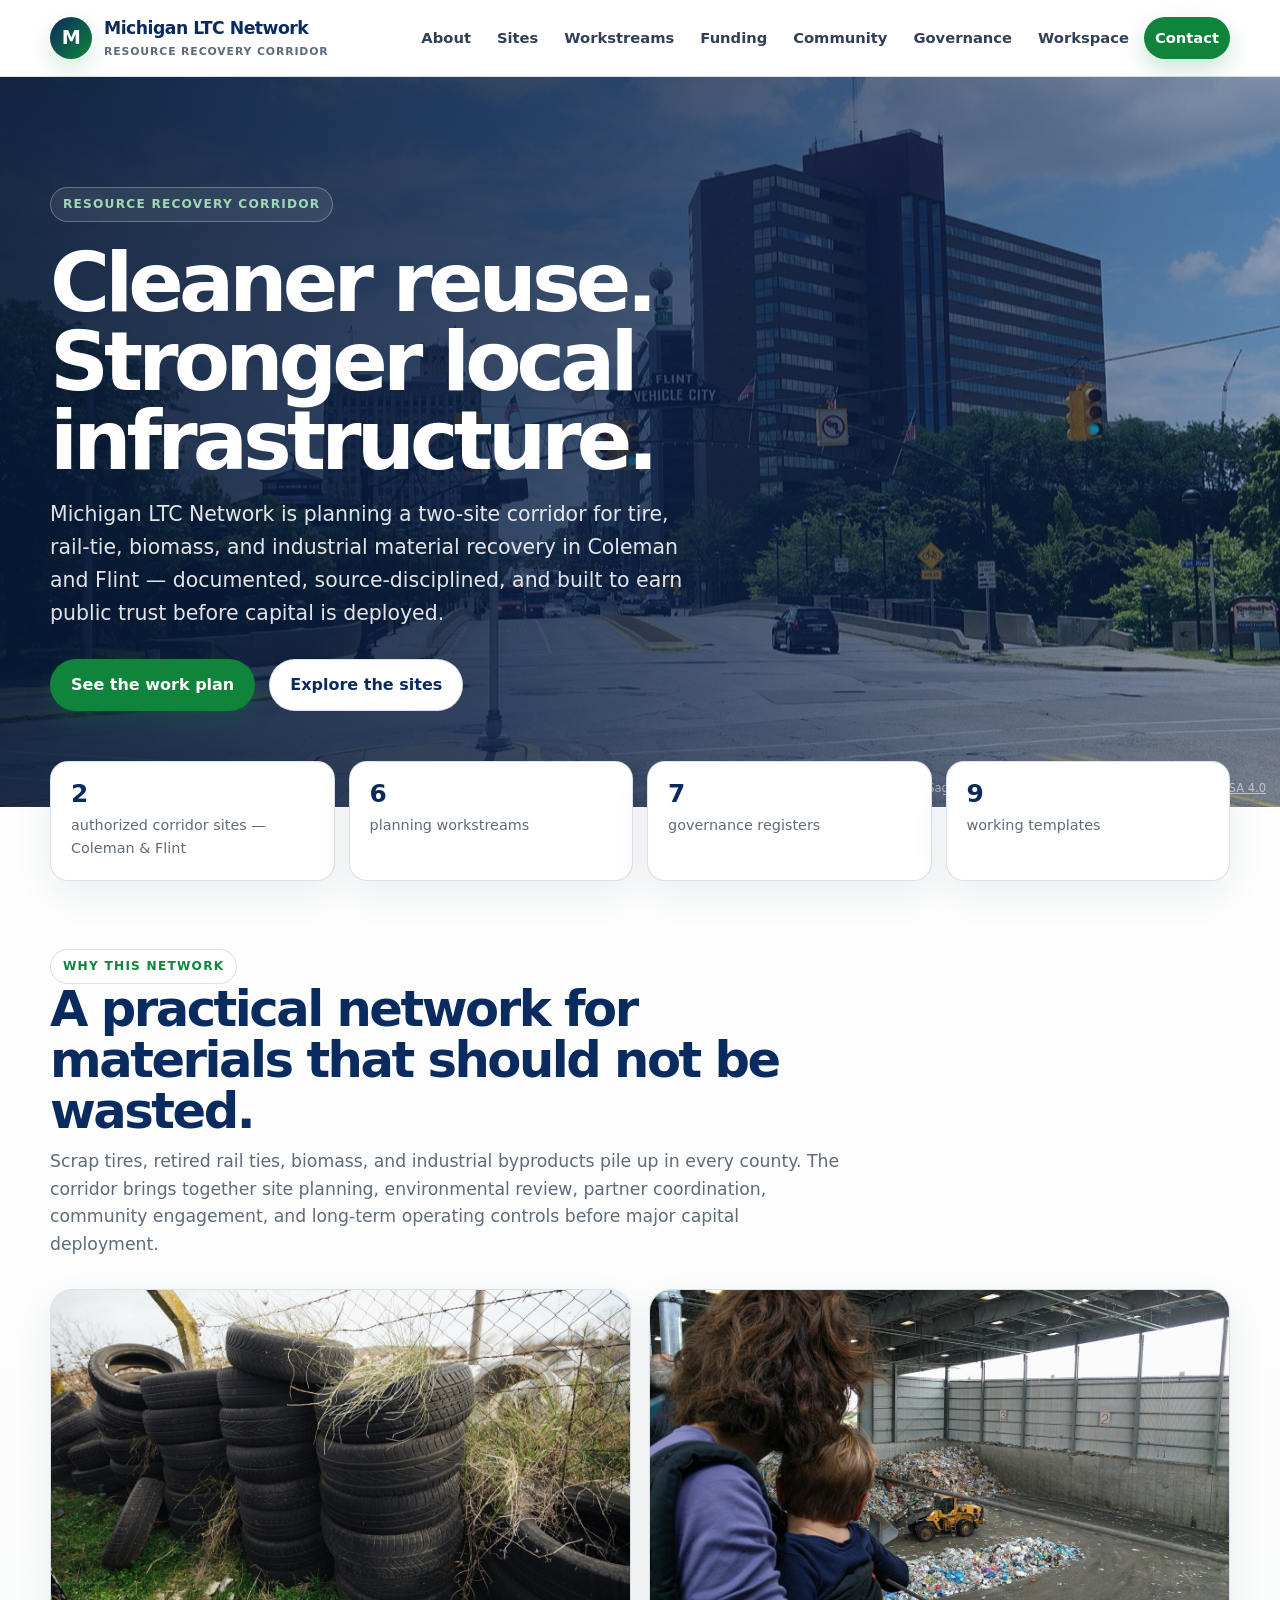
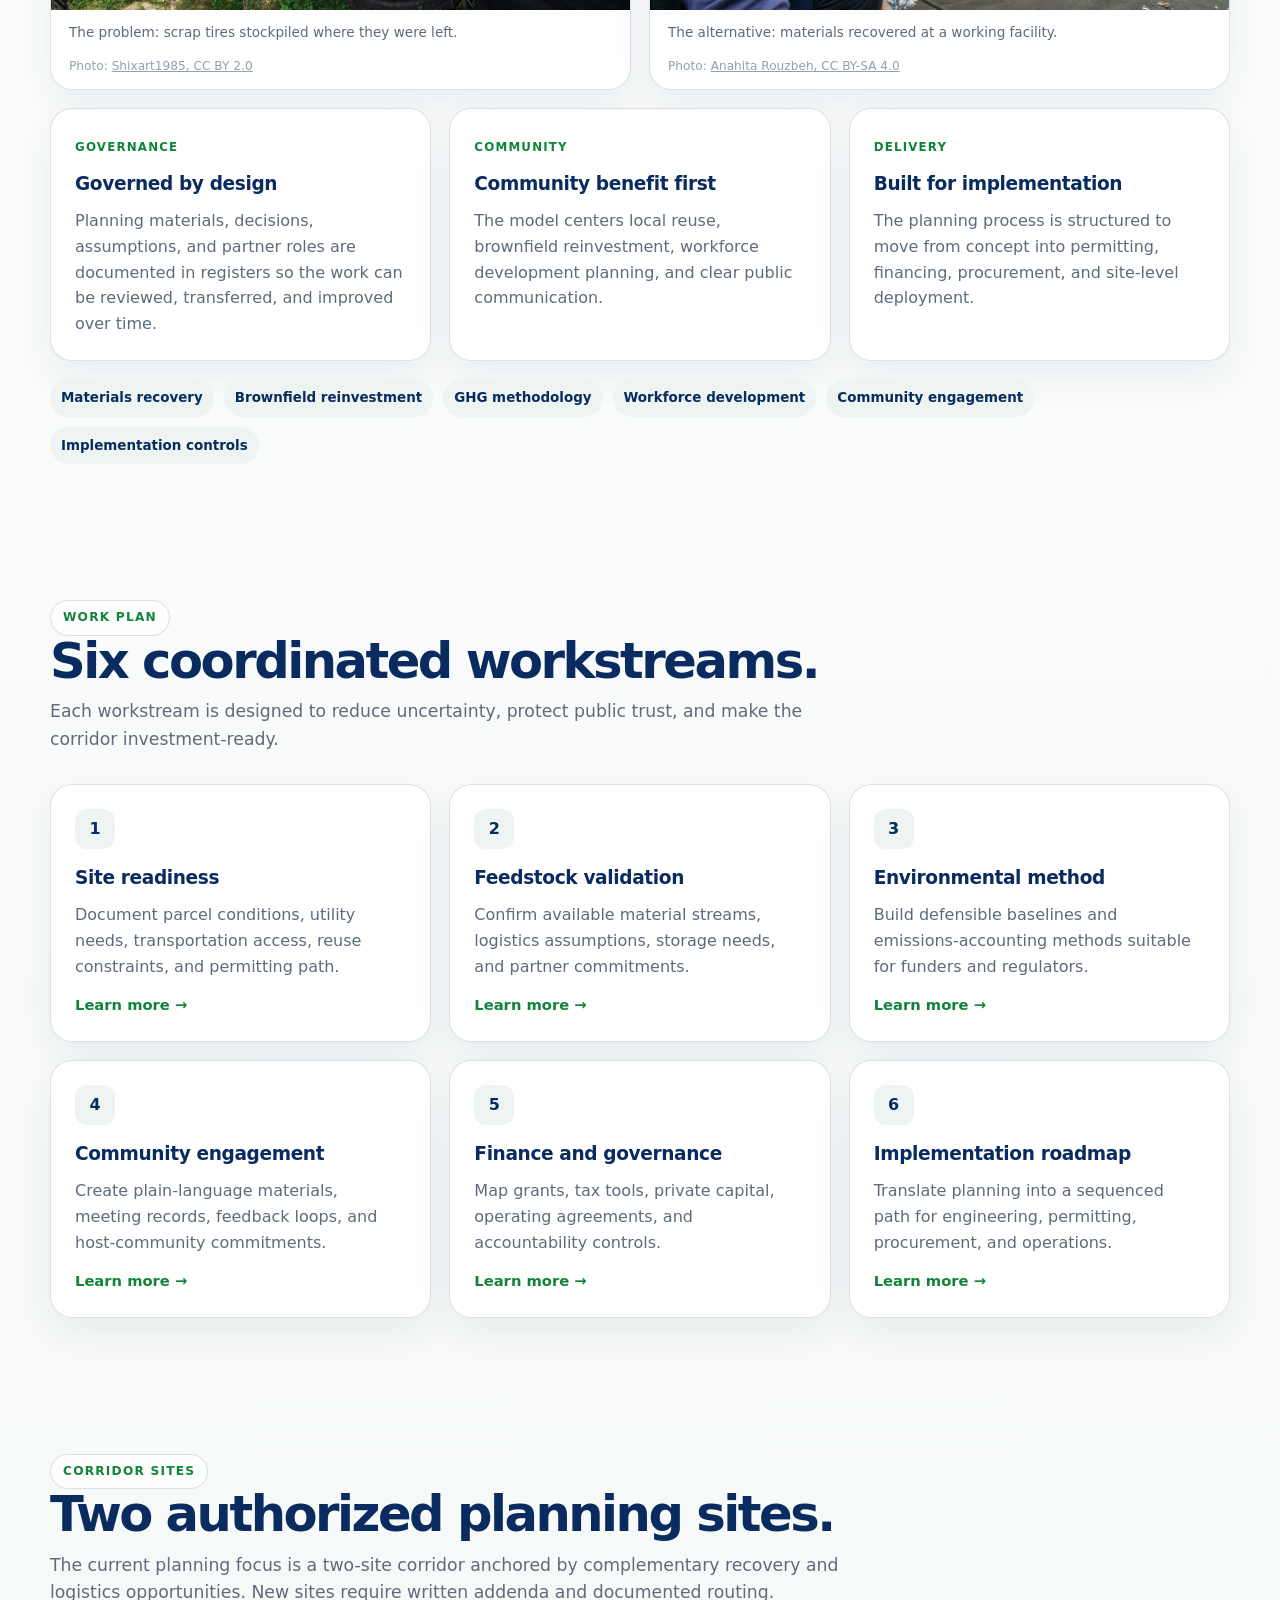
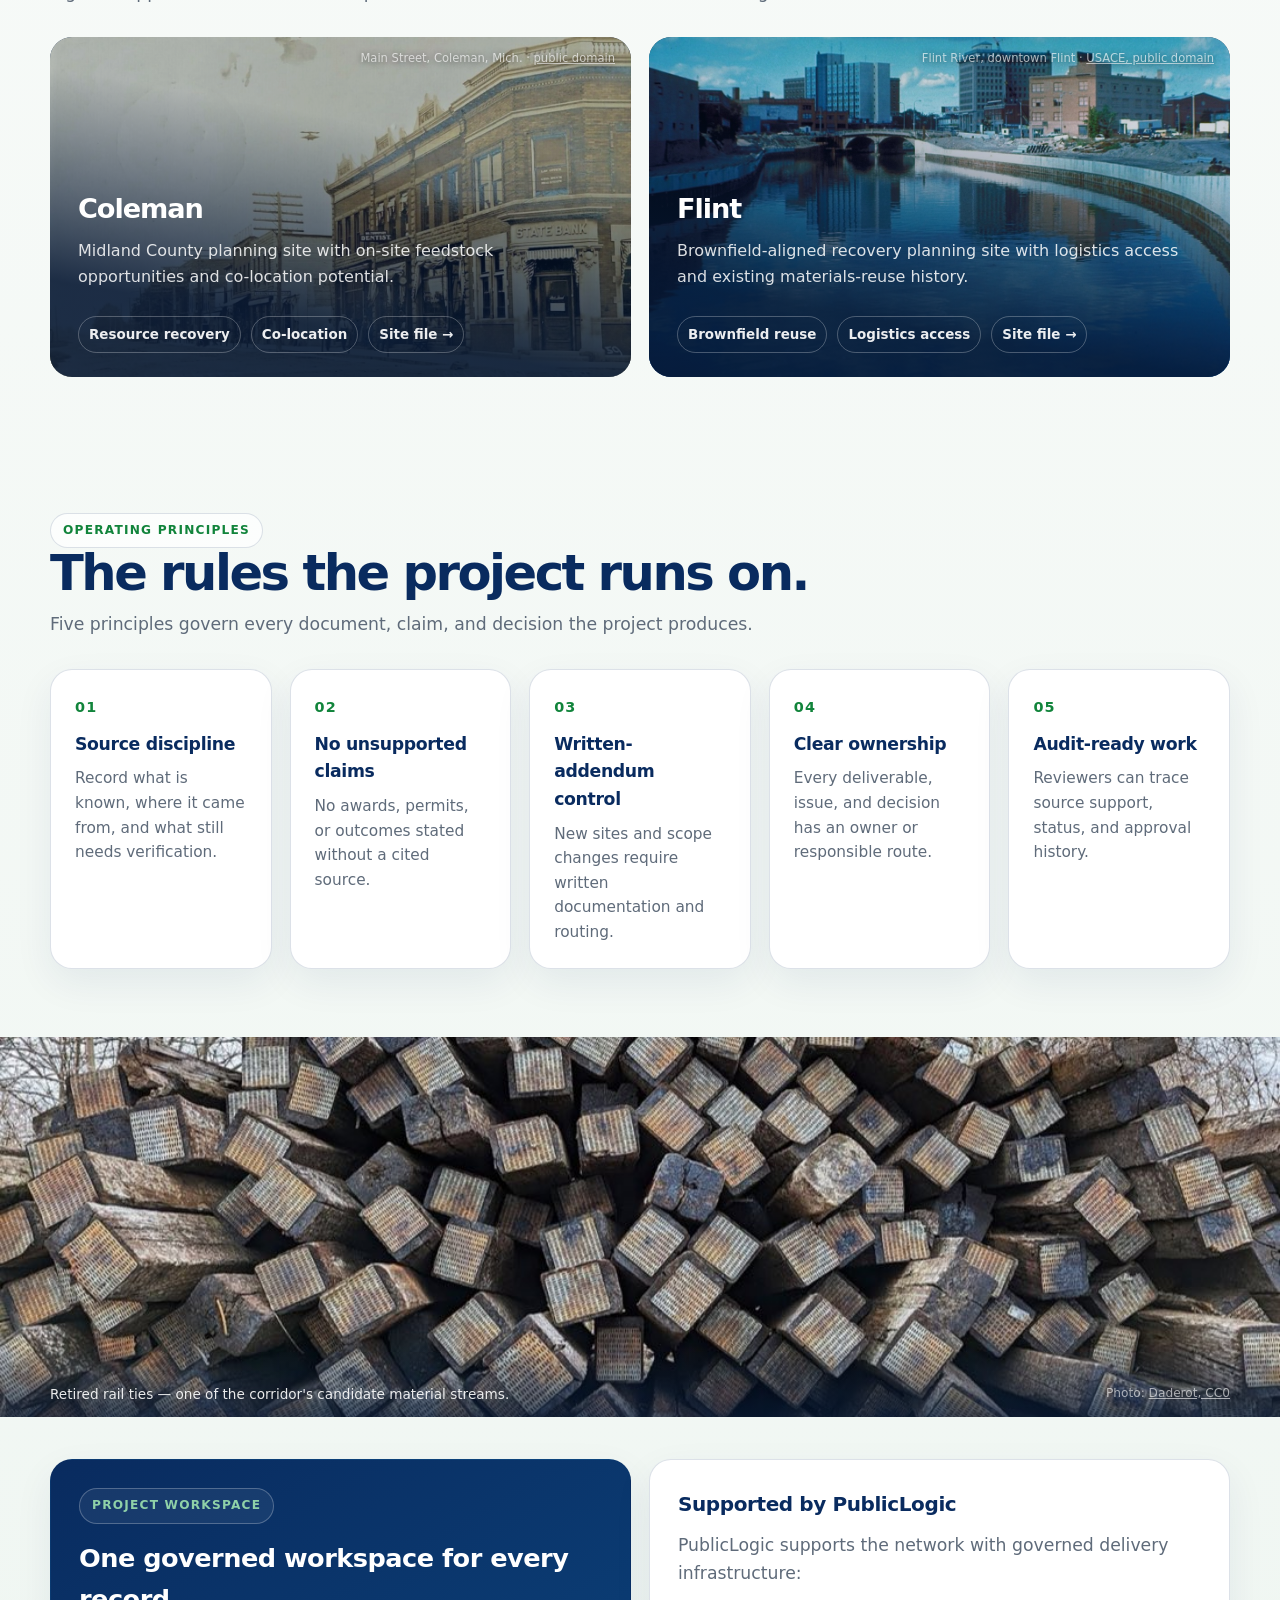
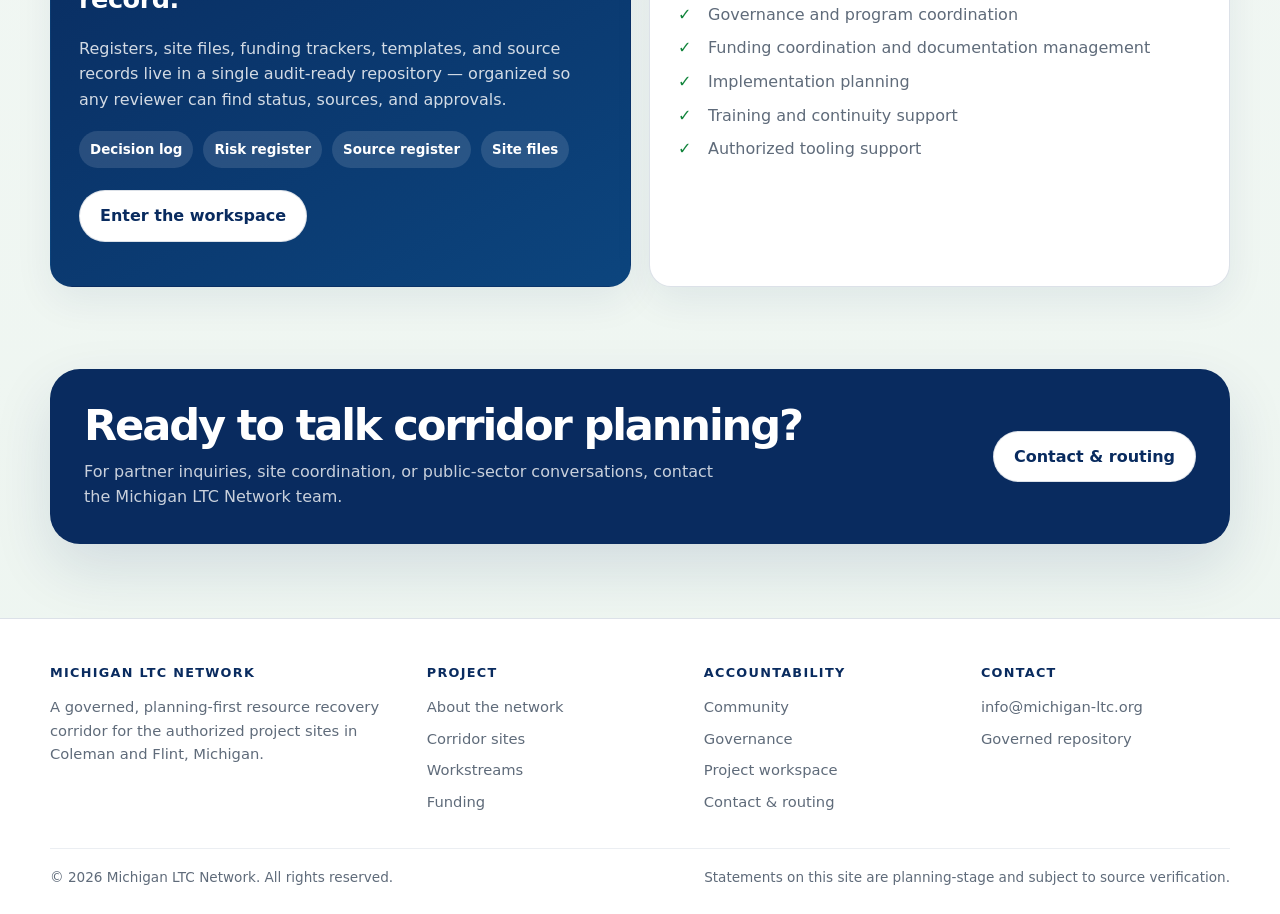
<file: index.html>
<!doctype html>
<html lang="en">
<head>
  <meta charset="utf-8" />
  <meta name="viewport" content="width=device-width, initial-scale=1" />
  <title>Michigan LTC Network | Resource Recovery Corridor</title>
  <meta name="description" content="Michigan LTC Network is developing a governed, planning-first resource recovery corridor anchored by authorized project sites in Coleman and Flint, Michigan." />
  <meta property="og:title" content="Michigan LTC Network | Resource Recovery Corridor" />
  <meta property="og:description" content="A governed, planning-first resource recovery corridor anchored by authorized sites in Coleman and Flint, Michigan." />
  <meta property="og:type" content="website" />
  <link rel="icon" type="image/svg+xml" href="assets/img/mark.svg" />
  <link rel="stylesheet" href="assets/css/site.css" />
  <script type="application/ld+json">
  {
    "@context": "https://schema.org",
    "@type": "Organization",
    "name": "Michigan LTC Network",
    "description": "Governed planning organization developing a resource recovery corridor at authorized sites in Coleman and Flint, Michigan.",
    "email": "info@michigan-ltc.org",
    "areaServed": "Michigan, United States"
  }
  </script>
</head>
<body>
  <a class="skip-link" href="#main">Skip to main content</a>

  <header class="site-header">
    <nav class="nav" aria-label="Main navigation">
      <a class="brand" href="index.html" aria-label="Michigan LTC Network home">
        <span class="brand-mark" aria-hidden="true">M</span>
        <span>Michigan LTC Network<small>Resource Recovery Corridor</small></span>
      </a>
      <button class="nav-toggle" type="button" aria-expanded="false" aria-controls="site-nav">Menu</button>
      <div class="nav-links" id="site-nav">
        <a href="about.html">About</a>
        <a href="sites.html">Sites</a>
        <a href="workstreams.html">Workstreams</a>
        <a href="funding.html">Funding</a>
        <a href="community.html">Community</a>
        <a href="governance.html">Governance</a>
        <a href="workspace.html">Workspace</a>
        <a class="nav-cta" href="contact.html">Contact</a>
      </div>
    </nav>
  </header>

  <main id="main">
    <div class="hero-photo" aria-labelledby="hero-title">
      <img src="assets/img/photos/flint-saginaw-street.jpg" alt="The Vehicle City arch over Saginaw Street in downtown Flint, Michigan, on a summer day" fetchpriority="high" />
      <div class="hero-inner">
        <span class="eyebrow">Resource Recovery Corridor</span>
        <h1 id="hero-title">Cleaner reuse. Stronger local infrastructure.</h1>
        <p class="lead">Michigan LTC Network is planning a two-site corridor for tire, rail-tie, biomass, and industrial material recovery in Coleman and Flint — documented, source-disciplined, and built to earn public trust before capital is deployed.</p>
        <div class="hero-actions">
          <a class="button green" href="workstreams.html">See the work plan</a>
          <a class="button secondary" href="sites.html">Explore the sites</a>
        </div>
      </div>
      <span class="photo-credit">Saginaw Street, Flint · photo: <a href="https://commons.wikimedia.org/wiki/File:Flint_July_2018_03_(Saginaw_Street).jpg" rel="noopener">Michael Barera, CC BY-SA 4.0</a></span>
    </div>

    <div class="stat-band" aria-label="Corridor summary">
      <div class="stat">
        <strong>2</strong>
        <span>authorized corridor sites — Coleman &amp; Flint</span>
      </div>
      <div class="stat">
        <strong>6</strong>
        <span>planning workstreams</span>
      </div>
      <div class="stat">
        <strong>7</strong>
        <span>governance registers</span>
      </div>
      <div class="stat">
        <strong>9</strong>
        <span>working templates</span>
      </div>
    </div>

    <section aria-labelledby="about-title" class="reveal">
      <div class="section-head">
        <span class="eyebrow">Why this network</span>
        <h2 id="about-title">A practical network for materials that should not be wasted.</h2>
        <p>Scrap tires, retired rail ties, biomass, and industrial byproducts pile up in every county. The corridor brings together site planning, environmental review, partner coordination, community engagement, and long-term operating controls before major capital deployment.</p>
      </div>
      <div class="photo-duo" style="margin-bottom:18px;">
        <figure class="photo-figure">
          <img src="assets/img/photos/scrap-tires.jpg" alt="Stacks of discarded car tires overgrown with weeds along a chain-link fence" loading="lazy" />
          <figcaption>
            <span>The problem: scrap tires stockpiled where they were left.</span>
            <span class="credit">Photo: <a href="https://commons.wikimedia.org/wiki/File:Old_tires_stacked_near_a_fence_with_grass_growing_on_top.jpg" rel="noopener">Shixart1985, CC BY 2.0</a></span>
          </figcaption>
        </figure>
        <figure class="photo-figure">
          <img src="assets/img/photos/mrf-exterior.jpg" alt="Visitors watch a wheel loader move mixed recyclables inside a material recovery facility" loading="lazy" />
          <figcaption>
            <span>The alternative: materials recovered at a working facility.</span>
            <span class="credit">Photo: <a href="https://commons.wikimedia.org/wiki/File:Sims_Sunset_Park_Material_Recovery_Facility_-6.jpg" rel="noopener">Anahita Rouzbeh, CC BY-SA 4.0</a></span>
          </figcaption>
        </figure>
      </div>
      <div class="cards">
        <article class="card">
          <span class="card-kicker">Governance</span>
          <h3>Governed by design</h3>
          <p>Planning materials, decisions, assumptions, and partner roles are documented in registers so the work can be reviewed, transferred, and improved over time.</p>
        </article>
        <article class="card">
          <span class="card-kicker">Community</span>
          <h3>Community benefit first</h3>
          <p>The model centers local reuse, brownfield reinvestment, workforce development planning, and clear public communication.</p>
        </article>
        <article class="card">
          <span class="card-kicker">Delivery</span>
          <h3>Built for implementation</h3>
          <p>The planning process is structured to move from concept into permitting, financing, procurement, and site-level deployment.</p>
        </article>
      </div>
      <div class="pill-row" aria-label="Focus areas">
        <span class="pill">Materials recovery</span>
        <span class="pill">Brownfield reinvestment</span>
        <span class="pill">GHG methodology</span>
        <span class="pill">Workforce development</span>
        <span class="pill">Community engagement</span>
        <span class="pill">Implementation controls</span>
      </div>
    </section>

    <section aria-labelledby="workstreams-title" class="reveal">
      <div class="section-head">
        <span class="eyebrow">Work plan</span>
        <h2 id="workstreams-title">Six coordinated workstreams.</h2>
        <p>Each workstream is designed to reduce uncertainty, protect public trust, and make the corridor investment-ready.</p>
      </div>
      <div class="cards">
        <article class="card link-card">
          <div>
            <span class="num-badge">1</span>
            <h3>Site readiness</h3>
            <p>Document parcel conditions, utility needs, transportation access, reuse constraints, and permitting path.</p>
          </div>
          <a class="card-arrow" href="workstreams.html#site-readiness">Learn more →</a>
        </article>
        <article class="card link-card">
          <div>
            <span class="num-badge">2</span>
            <h3>Feedstock validation</h3>
            <p>Confirm available material streams, logistics assumptions, storage needs, and partner commitments.</p>
          </div>
          <a class="card-arrow" href="workstreams.html#feedstock">Learn more →</a>
        </article>
        <article class="card link-card">
          <div>
            <span class="num-badge">3</span>
            <h3>Environmental method</h3>
            <p>Build defensible baselines and emissions-accounting methods suitable for funders and regulators.</p>
          </div>
          <a class="card-arrow" href="workstreams.html#environmental">Learn more →</a>
        </article>
        <article class="card link-card">
          <div>
            <span class="num-badge">4</span>
            <h3>Community engagement</h3>
            <p>Create plain-language materials, meeting records, feedback loops, and host-community commitments.</p>
          </div>
          <a class="card-arrow" href="workstreams.html#engagement">Learn more →</a>
        </article>
        <article class="card link-card">
          <div>
            <span class="num-badge">5</span>
            <h3>Finance and governance</h3>
            <p>Map grants, tax tools, private capital, operating agreements, and accountability controls.</p>
          </div>
          <a class="card-arrow" href="workstreams.html#finance">Learn more →</a>
        </article>
        <article class="card link-card">
          <div>
            <span class="num-badge">6</span>
            <h3>Implementation roadmap</h3>
            <p>Translate planning into a sequenced path for engineering, permitting, procurement, and operations.</p>
          </div>
          <a class="card-arrow" href="workstreams.html#roadmap">Learn more →</a>
        </article>
      </div>
    </section>

    <section aria-labelledby="sites-title" class="reveal">
      <div class="section-head">
        <span class="eyebrow">Corridor sites</span>
        <h2 id="sites-title">Two authorized planning sites.</h2>
        <p>The current planning focus is a two-site corridor anchored by complementary recovery and logistics opportunities. New sites require written addenda and documented routing.</p>
      </div>
      <div class="sites">
        <article class="site-card photo">
          <img src="assets/img/photos/coleman-main-street.jpg" alt="Historic real-photo postcard of Main Street in Coleman, Michigan, with the State Bank building on the corner" loading="lazy" />
          <span class="photo-credit">Main Street, Coleman, Mich. · <a href="https://commons.wikimedia.org/wiki/File:Coleman_MI.jpg" rel="noopener">public domain</a></span>
          <div class="site-card-body">
            <h3>Coleman</h3>
            <p>Midland County planning site with on-site feedstock opportunities and co-location potential.</p>
            <div class="site-meta">
              <span>Resource recovery</span>
              <span>Co-location</span>
              <a href="sites.html#coleman">Site file →</a>
            </div>
          </div>
        </article>
        <article class="site-card photo">
          <img src="assets/img/photos/flint-river.jpg" alt="The Flint River flowing through downtown Flint, Michigan, with buildings reflected in the water" loading="lazy" />
          <span class="photo-credit">Flint River, downtown Flint · <a href="https://commons.wikimedia.org/wiki/File:Flint_River_in_Flint_MIchigan.jpg" rel="noopener">USACE, public domain</a></span>
          <div class="site-card-body">
            <h3>Flint</h3>
            <p>Brownfield-aligned recovery planning site with logistics access and existing materials-reuse history.</p>
            <div class="site-meta">
              <span>Brownfield reuse</span>
              <span>Logistics access</span>
              <a href="sites.html#flint">Site file →</a>
            </div>
          </div>
        </article>
      </div>
    </section>

    <section aria-labelledby="principles-title" class="reveal">
      <div class="section-head">
        <span class="eyebrow">Operating principles</span>
        <h2 id="principles-title">The rules the project runs on.</h2>
        <p>Five principles govern every document, claim, and decision the project produces.</p>
      </div>
      <div class="steps" style="grid-template-columns: repeat(5, 1fr);">
        <div class="step">
          <h3>Source discipline</h3>
          <p>Record what is known, where it came from, and what still needs verification.</p>
        </div>
        <div class="step">
          <h3>No unsupported claims</h3>
          <p>No awards, permits, or outcomes stated without a cited source.</p>
        </div>
        <div class="step">
          <h3>Written-addendum control</h3>
          <p>New sites and scope changes require written documentation and routing.</p>
        </div>
        <div class="step">
          <h3>Clear ownership</h3>
          <p>Every deliverable, issue, and decision has an owner or responsible route.</p>
        </div>
        <div class="step">
          <h3>Audit-ready work</h3>
          <p>Reviewers can trace source support, status, and approval history.</p>
        </div>
      </div>
    </section>

    <figure class="photo-strip reveal">
      <img src="assets/img/photos/rail-ties.jpg" alt="A large stack of retired wooden railroad ties with rusted tie plates, viewed end-on" loading="lazy" />
      <figcaption>
        <span class="strip-inner">
          <span>Retired rail ties — one of the corridor's candidate material streams.</span>
          <span class="credit">Photo: <a href="https://commons.wikimedia.org/wiki/File:Stack_of_railroad_ties_-_Fitchburg_Cutoff_-_Belmont,_MA.jpg" rel="noopener">Daderot, CC0</a></span>
        </span>
      </figcaption>
    </figure>

    <section aria-labelledby="workspace-title" class="reveal tight">
      <div class="split">
        <div class="panel navy">
          <span class="eyebrow" style="color:#8fd1a8; border-color: rgba(255,255,255,0.25); background: rgba(255,255,255,0.06);">Project workspace</span>
          <h3 style="font-size:1.6rem; margin-top:14px;">One governed workspace for every record.</h3>
          <p>Registers, site files, funding trackers, templates, and source records live in a single audit-ready repository — organized so any reviewer can find status, sources, and approvals.</p>
          <div class="pill-row">
            <span class="pill" style="background: rgba(255,255,255,0.12); color:#fff;">Decision log</span>
            <span class="pill" style="background: rgba(255,255,255,0.12); color:#fff;">Risk register</span>
            <span class="pill" style="background: rgba(255,255,255,0.12); color:#fff;">Source register</span>
            <span class="pill" style="background: rgba(255,255,255,0.12); color:#fff;">Site files</span>
          </div>
          <p style="margin-top:22px;"><a class="button secondary" href="workspace.html">Enter the workspace</a></p>
        </div>
        <div class="panel">
          <h3 id="workspace-title">Supported by PublicLogic</h3>
          <p class="lead-muted" style="margin-bottom:14px;">PublicLogic supports the network with governed delivery infrastructure:</p>
          <ul class="check-list" style="color: var(--muted);">
            <li>Governance and program coordination</li>
            <li>Funding coordination and documentation management</li>
            <li>Implementation planning</li>
            <li>Training and continuity support</li>
            <li>Authorized tooling support</li>
          </ul>
        </div>
      </div>
    </section>

    <aside class="contact-band" aria-labelledby="contact-title">
      <div>
        <h2 id="contact-title">Ready to talk corridor planning?</h2>
        <p>For partner inquiries, site coordination, or public-sector conversations, contact the Michigan LTC Network team.</p>
      </div>
      <a class="button secondary" href="contact.html">Contact &amp; routing</a>
    </aside>
  </main>

  <footer class="site-footer">
    <div class="footer-grid">
      <div class="footer-brand">
        <h3>Michigan LTC Network</h3>
        <p>A governed, planning-first resource recovery corridor for the authorized project sites in Coleman and Flint, Michigan.</p>
      </div>
      <div>
        <h3>Project</h3>
        <ul>
          <li><a href="about.html">About the network</a></li>
          <li><a href="sites.html">Corridor sites</a></li>
          <li><a href="workstreams.html">Workstreams</a></li>
          <li><a href="funding.html">Funding</a></li>
        </ul>
      </div>
      <div>
        <h3>Accountability</h3>
        <ul>
          <li><a href="community.html">Community</a></li>
          <li><a href="governance.html">Governance</a></li>
          <li><a href="workspace.html">Project workspace</a></li>
          <li><a href="contact.html">Contact &amp; routing</a></li>
        </ul>
      </div>
      <div>
        <h3>Contact</h3>
        <ul>
          <li><a href="mailto:info@michigan-ltc.org">info@michigan-ltc.org</a></li>
          <li><a href="https://github.com/97n8/MichiganLTC" rel="noopener">Governed repository</a></li>
        </ul>
      </div>
    </div>
    <div class="footer-legal">
      <span>&copy; <span data-year>2026</span> Michigan LTC Network. All rights reserved.</span>
      <span>Statements on this site are planning-stage and subject to source verification.</span>
    </div>
  </footer>

  <script src="assets/js/site.js"></script>
</body>
</html>
</file>
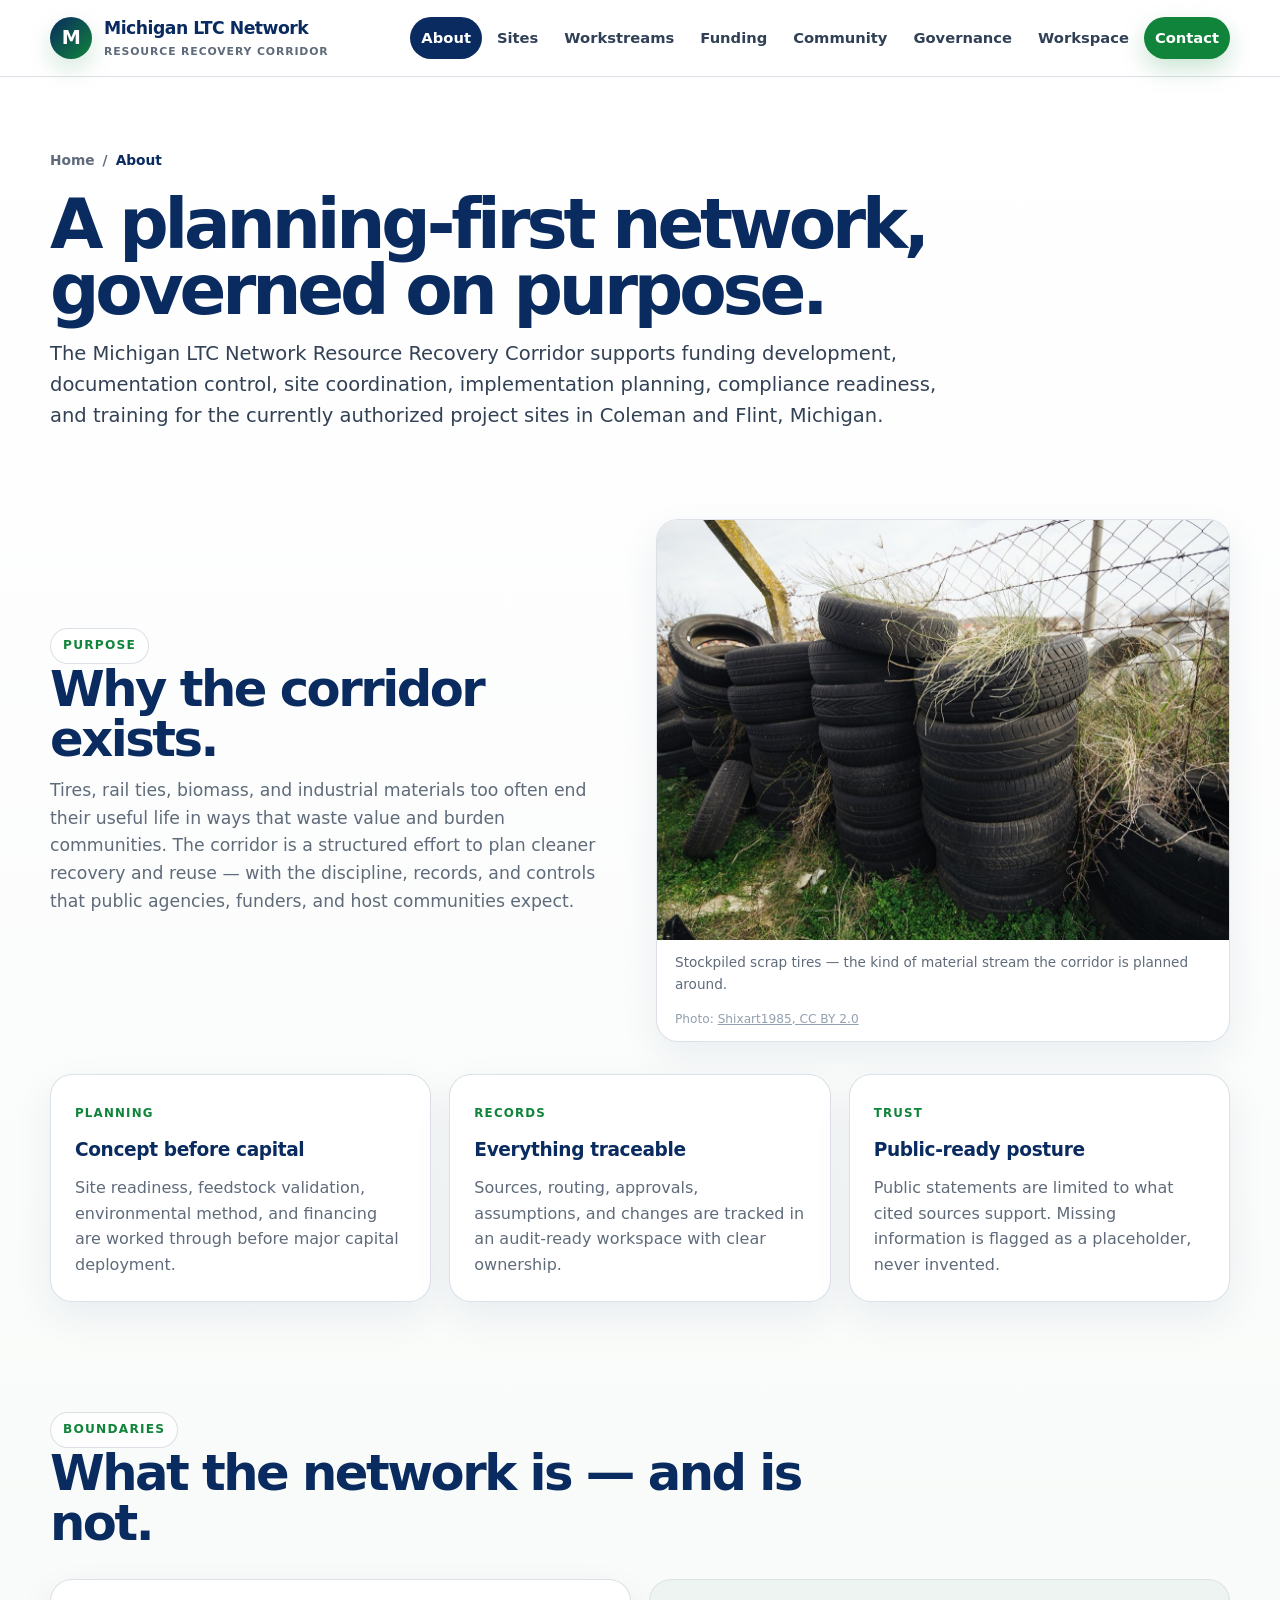
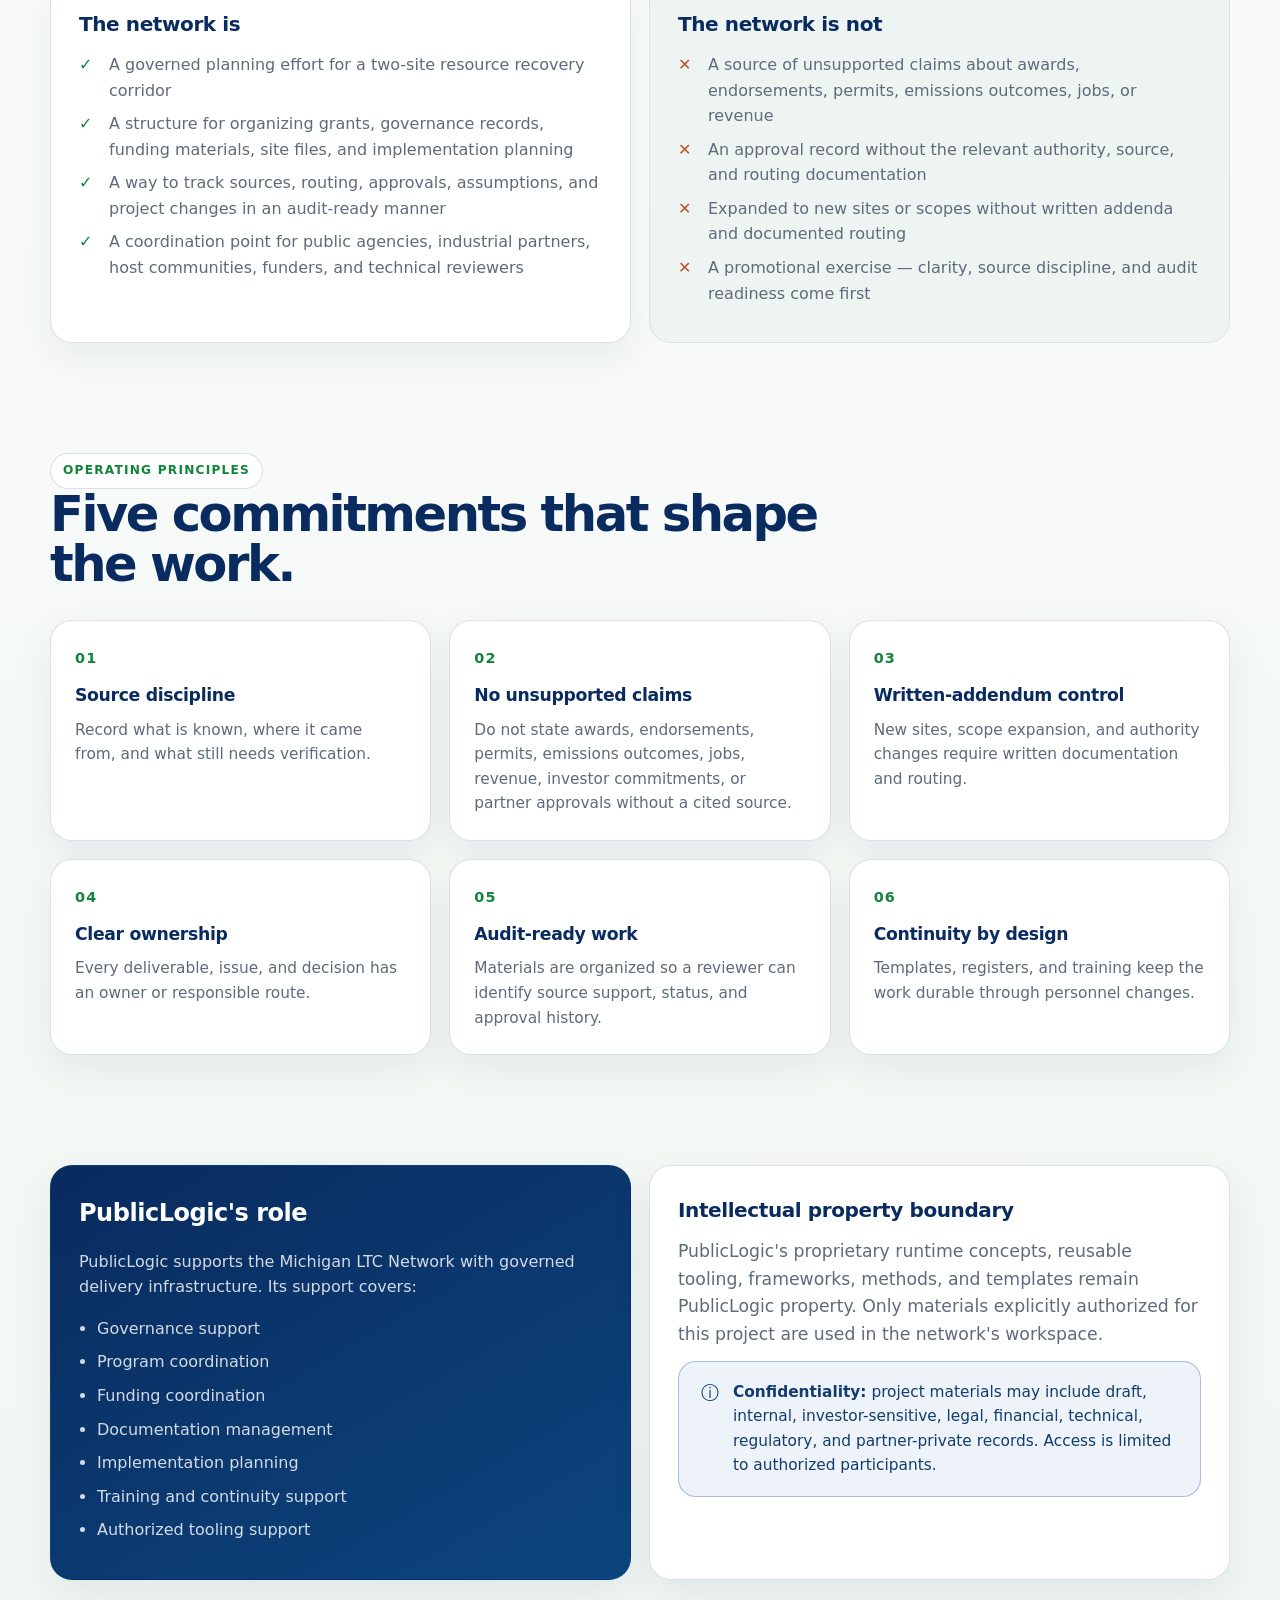
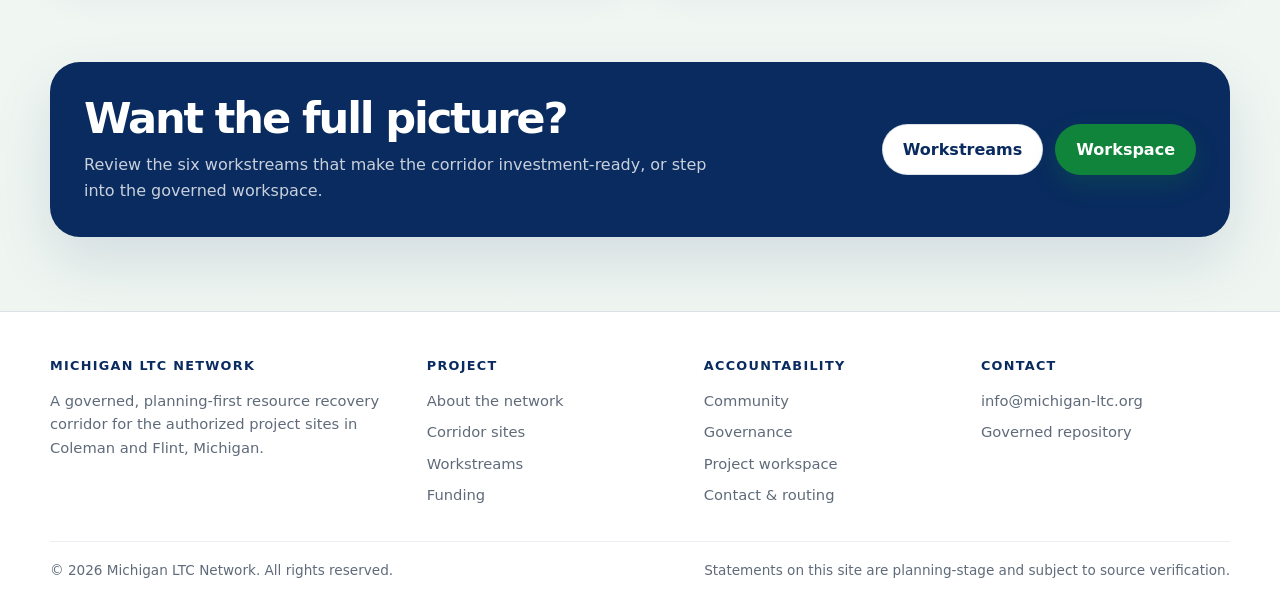
<file: about.html>
<!doctype html>
<html lang="en">
<head>
  <meta charset="utf-8" />
  <meta name="viewport" content="width=device-width, initial-scale=1" />
  <title>About | Michigan LTC Network</title>
  <meta name="description" content="What the Michigan LTC Network Resource Recovery Corridor is, how it is governed, and the role PublicLogic plays in supporting delivery." />
  <link rel="icon" type="image/svg+xml" href="assets/img/mark.svg" />
  <link rel="stylesheet" href="assets/css/site.css" />
</head>
<body>
  <a class="skip-link" href="#main">Skip to main content</a>

  <header class="site-header">
    <nav class="nav" aria-label="Main navigation">
      <a class="brand" href="index.html" aria-label="Michigan LTC Network home">
        <span class="brand-mark" aria-hidden="true">M</span>
        <span>Michigan LTC Network<small>Resource Recovery Corridor</small></span>
      </a>
      <button class="nav-toggle" type="button" aria-expanded="false" aria-controls="site-nav">Menu</button>
      <div class="nav-links" id="site-nav">
        <a href="about.html">About</a>
        <a href="sites.html">Sites</a>
        <a href="workstreams.html">Workstreams</a>
        <a href="funding.html">Funding</a>
        <a href="community.html">Community</a>
        <a href="governance.html">Governance</a>
        <a href="workspace.html">Workspace</a>
        <a class="nav-cta" href="contact.html">Contact</a>
      </div>
    </nav>
  </header>

  <main id="main">
    <div class="page-hero">
      <nav class="crumbs" aria-label="Breadcrumb">
        <a href="index.html">Home</a> <span aria-hidden="true">/</span> <span aria-current="page">About</span>
      </nav>
      <h1>A planning-first network, governed on purpose.</h1>
      <p class="lead">The Michigan LTC Network Resource Recovery Corridor supports funding development, documentation control, site coordination, implementation planning, compliance readiness, and training for the currently authorized project sites in Coleman and Flint, Michigan.</p>
    </div>

    <section class="reveal" aria-labelledby="purpose-title">
      <div class="media-split">
        <div>
          <div class="section-head" style="margin-bottom:18px;">
            <span class="eyebrow">Purpose</span>
            <h2 id="purpose-title">Why the corridor exists.</h2>
            <p>Tires, rail ties, biomass, and industrial materials too often end their useful life in ways that waste value and burden communities. The corridor is a structured effort to plan cleaner recovery and reuse — with the discipline, records, and controls that public agencies, funders, and host communities expect.</p>
          </div>
        </div>
        <figure class="photo-figure tall">
          <img src="assets/img/photos/scrap-tires.jpg" alt="Stacks of discarded car tires overgrown with weeds along a chain-link fence" loading="lazy" />
          <figcaption>
            <span>Stockpiled scrap tires — the kind of material stream the corridor is planned around.</span>
            <span class="credit">Photo: <a href="https://commons.wikimedia.org/wiki/File:Old_tires_stacked_near_a_fence_with_grass_growing_on_top.jpg" rel="noopener">Shixart1985, CC BY 2.0</a></span>
          </figcaption>
        </figure>
      </div>
      <div class="cards" style="margin-top:32px;">
        <article class="card">
          <span class="card-kicker">Planning</span>
          <h3>Concept before capital</h3>
          <p>Site readiness, feedstock validation, environmental method, and financing are worked through before major capital deployment.</p>
        </article>
        <article class="card">
          <span class="card-kicker">Records</span>
          <h3>Everything traceable</h3>
          <p>Sources, routing, approvals, assumptions, and changes are tracked in an audit-ready workspace with clear ownership.</p>
        </article>
        <article class="card">
          <span class="card-kicker">Trust</span>
          <h3>Public-ready posture</h3>
          <p>Public statements are limited to what cited sources support. Missing information is flagged as a placeholder, never invented.</p>
        </article>
      </div>
    </section>

    <section class="reveal tight" aria-labelledby="is-isnot-title">
      <div class="section-head">
        <span class="eyebrow">Boundaries</span>
        <h2 id="is-isnot-title">What the network is — and is not.</h2>
      </div>
      <div class="split">
        <div class="panel">
          <h3>The network is</h3>
          <ul class="check-list">
            <li>A governed planning effort for a two-site resource recovery corridor</li>
            <li>A structure for organizing grants, governance records, funding materials, site files, and implementation planning</li>
            <li>A way to track sources, routing, approvals, assumptions, and project changes in an audit-ready manner</li>
            <li>A coordination point for public agencies, industrial partners, host communities, funders, and technical reviewers</li>
          </ul>
        </div>
        <div class="panel mist">
          <h3>The network is not</h3>
          <ul class="cross-list">
            <li>A source of unsupported claims about awards, endorsements, permits, emissions outcomes, jobs, or revenue</li>
            <li>An approval record without the relevant authority, source, and routing documentation</li>
            <li>Expanded to new sites or scopes without written addenda and documented routing</li>
            <li>A promotional exercise — clarity, source discipline, and audit readiness come first</li>
          </ul>
        </div>
      </div>
    </section>

    <section class="reveal" aria-labelledby="principles-title">
      <div class="section-head">
        <span class="eyebrow">Operating principles</span>
        <h2 id="principles-title">Five commitments that shape the work.</h2>
      </div>
      <div class="steps">
        <div class="step">
          <h3>Source discipline</h3>
          <p>Record what is known, where it came from, and what still needs verification.</p>
        </div>
        <div class="step">
          <h3>No unsupported claims</h3>
          <p>Do not state awards, endorsements, permits, emissions outcomes, jobs, revenue, investor commitments, or partner approvals without a cited source.</p>
        </div>
        <div class="step">
          <h3>Written-addendum control</h3>
          <p>New sites, scope expansion, and authority changes require written documentation and routing.</p>
        </div>
        <div class="step">
          <h3>Clear ownership</h3>
          <p>Every deliverable, issue, and decision has an owner or responsible route.</p>
        </div>
        <div class="step">
          <h3>Audit-ready work</h3>
          <p>Materials are organized so a reviewer can identify source support, status, and approval history.</p>
        </div>
        <div class="step">
          <h3>Continuity by design</h3>
          <p>Templates, registers, and training keep the work durable through personnel changes.</p>
        </div>
      </div>
    </section>

    <section class="reveal tight" aria-labelledby="publiclogic-title">
      <div class="split">
        <div class="panel navy">
          <h3 id="publiclogic-title" style="font-size:1.5rem;">PublicLogic's role</h3>
          <p>PublicLogic supports the Michigan LTC Network with governed delivery infrastructure. Its support covers:</p>
          <ul>
            <li>Governance support</li>
            <li>Program coordination</li>
            <li>Funding coordination</li>
            <li>Documentation management</li>
            <li>Implementation planning</li>
            <li>Training and continuity support</li>
            <li>Authorized tooling support</li>
          </ul>
        </div>
        <div class="panel">
          <h3>Intellectual property boundary</h3>
          <p class="lead-muted" style="margin-bottom:12px;">PublicLogic's proprietary runtime concepts, reusable tooling, frameworks, methods, and templates remain PublicLogic property. Only materials explicitly authorized for this project are used in the network's workspace.</p>
          <div class="notice blue" role="note">
            <span class="notice-icon" aria-hidden="true">ⓘ</span>
            <span><strong>Confidentiality:</strong> project materials may include draft, internal, investor-sensitive, legal, financial, technical, regulatory, and partner-private records. Access is limited to authorized participants.</span>
          </div>
        </div>
      </div>
    </section>

    <aside class="contact-band" aria-labelledby="cta-title">
      <div>
        <h2 id="cta-title">Want the full picture?</h2>
        <p>Review the six workstreams that make the corridor investment-ready, or step into the governed workspace.</p>
      </div>
      <div style="display:flex; gap:12px; flex-wrap:wrap;">
        <a class="button secondary" href="workstreams.html">Workstreams</a>
        <a class="button green" href="workspace.html">Workspace</a>
      </div>
    </aside>
  </main>

  <footer class="site-footer">
    <div class="footer-grid">
      <div class="footer-brand">
        <h3>Michigan LTC Network</h3>
        <p>A governed, planning-first resource recovery corridor for the authorized project sites in Coleman and Flint, Michigan.</p>
      </div>
      <div>
        <h3>Project</h3>
        <ul>
          <li><a href="about.html">About the network</a></li>
          <li><a href="sites.html">Corridor sites</a></li>
          <li><a href="workstreams.html">Workstreams</a></li>
          <li><a href="funding.html">Funding</a></li>
        </ul>
      </div>
      <div>
        <h3>Accountability</h3>
        <ul>
          <li><a href="community.html">Community</a></li>
          <li><a href="governance.html">Governance</a></li>
          <li><a href="workspace.html">Project workspace</a></li>
          <li><a href="contact.html">Contact &amp; routing</a></li>
        </ul>
      </div>
      <div>
        <h3>Contact</h3>
        <ul>
          <li><a href="mailto:info@michigan-ltc.org">info@michigan-ltc.org</a></li>
          <li><a href="https://github.com/97n8/MichiganLTC" rel="noopener">Governed repository</a></li>
        </ul>
      </div>
    </div>
    <div class="footer-legal">
      <span>&copy; <span data-year>2026</span> Michigan LTC Network. All rights reserved.</span>
      <span>Statements on this site are planning-stage and subject to source verification.</span>
    </div>
  </footer>

  <script src="assets/js/site.js"></script>
</body>
</html>
</file>
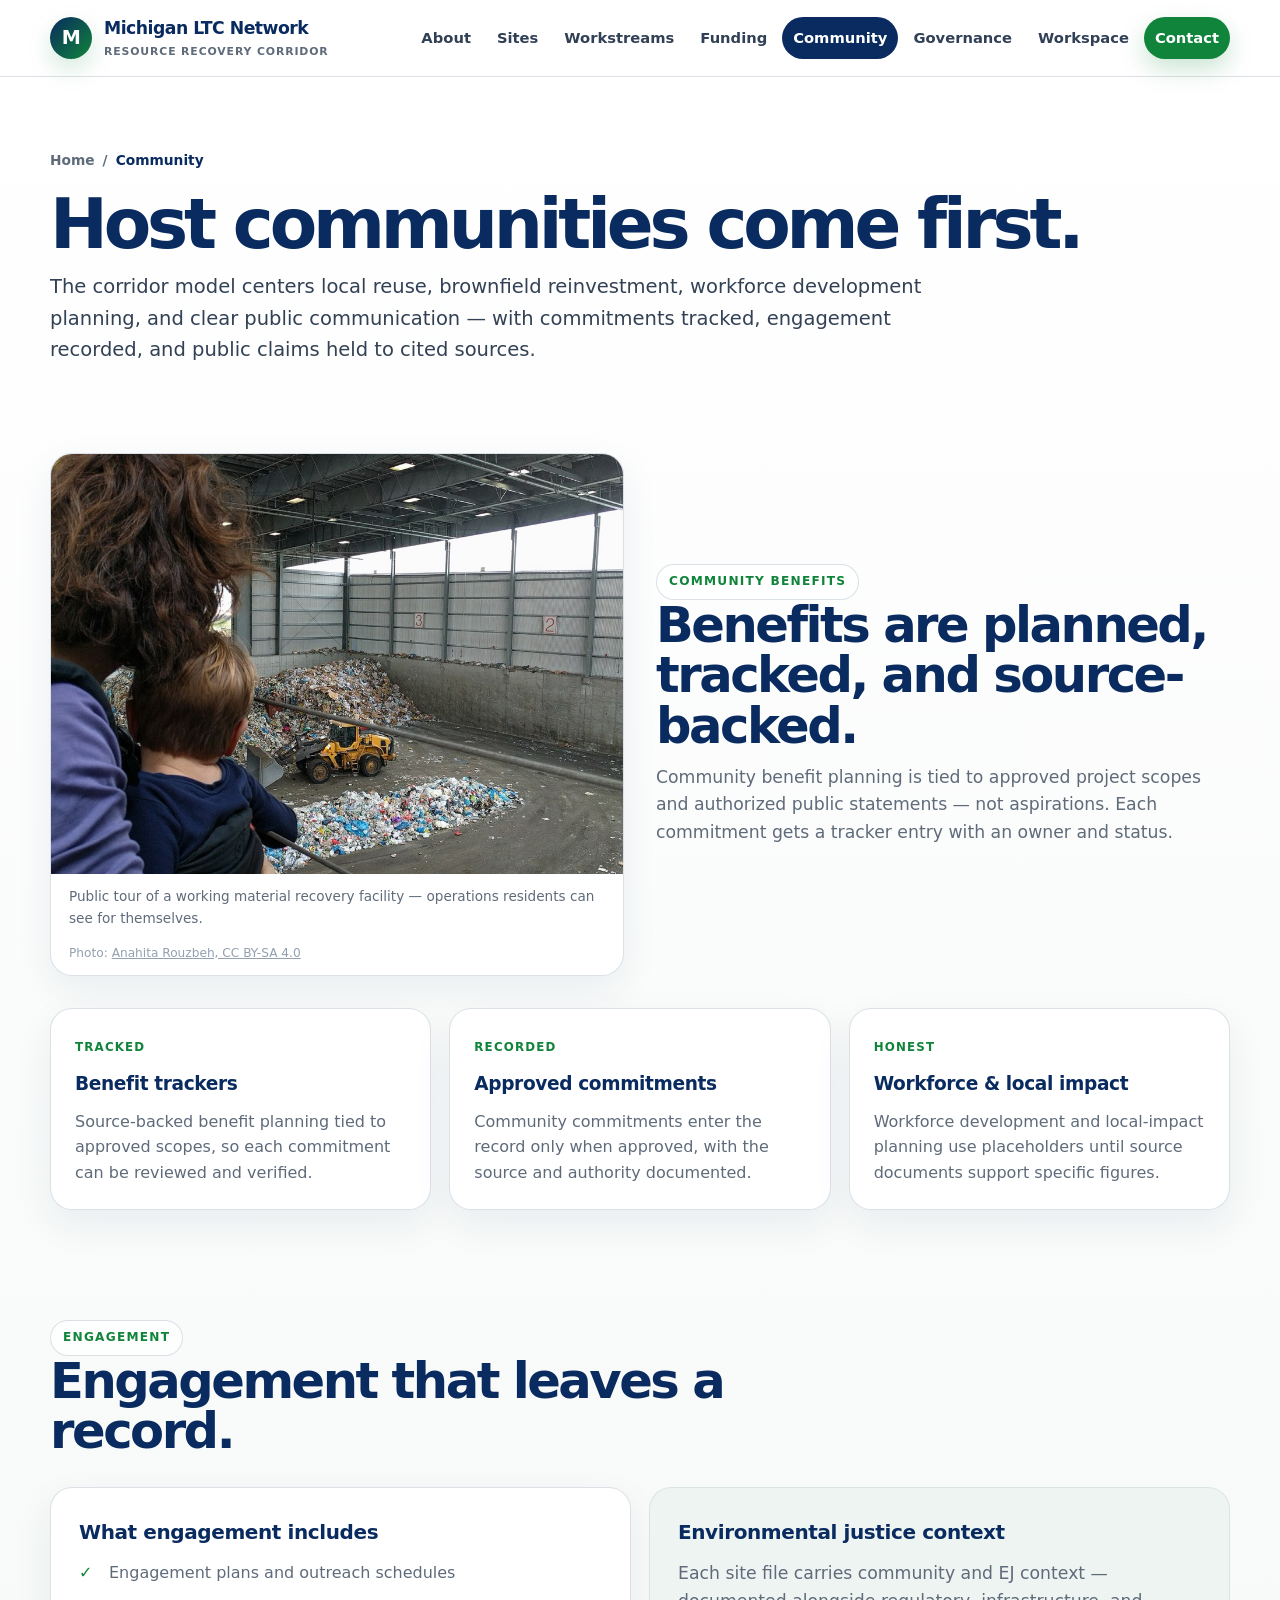
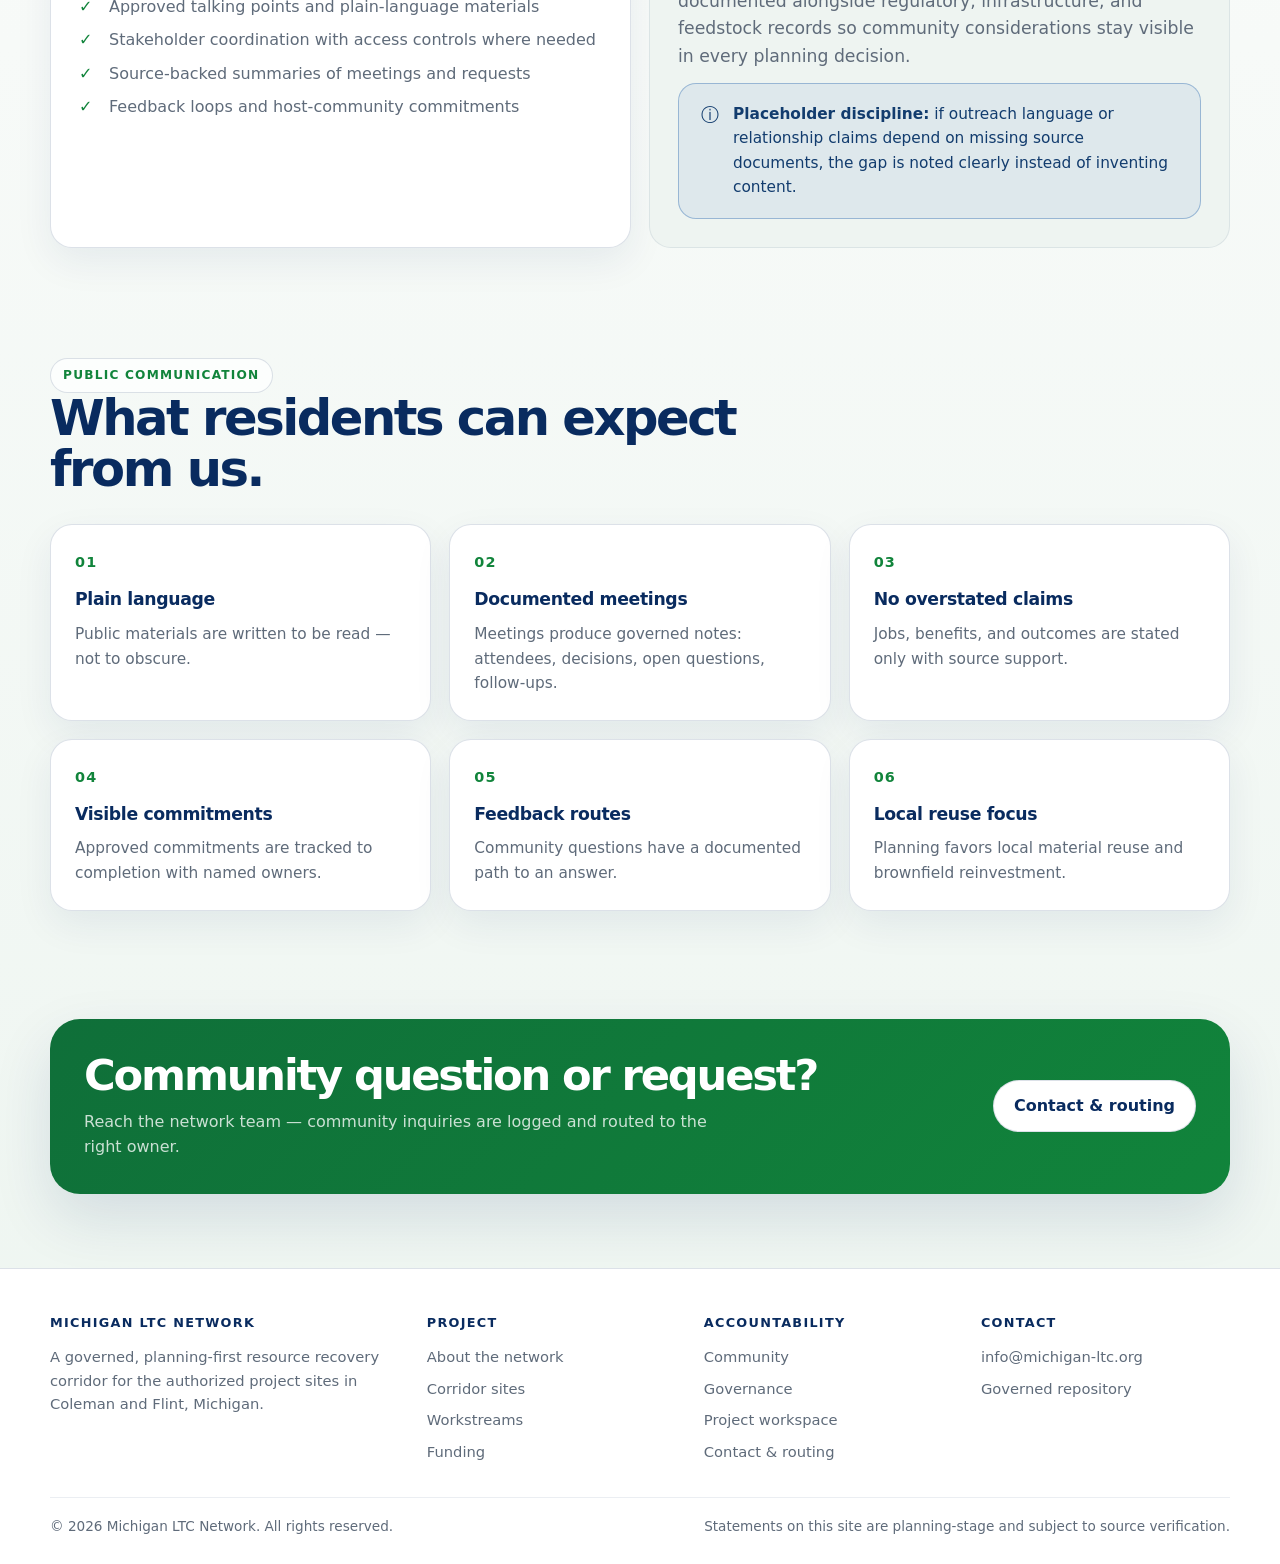
<file: community.html>
<!doctype html>
<html lang="en">
<head>
  <meta charset="utf-8" />
  <meta name="viewport" content="width=device-width, initial-scale=1" />
  <title>Community | Michigan LTC Network</title>
  <meta name="description" content="How the Michigan LTC Network plans community benefits, engagement, and environmental justice considerations for host communities in Coleman and Flint." />
  <link rel="icon" type="image/svg+xml" href="assets/img/mark.svg" />
  <link rel="stylesheet" href="assets/css/site.css" />
</head>
<body>
  <a class="skip-link" href="#main">Skip to main content</a>

  <header class="site-header">
    <nav class="nav" aria-label="Main navigation">
      <a class="brand" href="index.html" aria-label="Michigan LTC Network home">
        <span class="brand-mark" aria-hidden="true">M</span>
        <span>Michigan LTC Network<small>Resource Recovery Corridor</small></span>
      </a>
      <button class="nav-toggle" type="button" aria-expanded="false" aria-controls="site-nav">Menu</button>
      <div class="nav-links" id="site-nav">
        <a href="about.html">About</a>
        <a href="sites.html">Sites</a>
        <a href="workstreams.html">Workstreams</a>
        <a href="funding.html">Funding</a>
        <a href="community.html">Community</a>
        <a href="governance.html">Governance</a>
        <a href="workspace.html">Workspace</a>
        <a class="nav-cta" href="contact.html">Contact</a>
      </div>
    </nav>
  </header>

  <main id="main">
    <div class="page-hero">
      <nav class="crumbs" aria-label="Breadcrumb">
        <a href="index.html">Home</a> <span aria-hidden="true">/</span> <span aria-current="page">Community</span>
      </nav>
      <h1>Host communities come first.</h1>
      <p class="lead">The corridor model centers local reuse, brownfield reinvestment, workforce development planning, and clear public communication — with commitments tracked, engagement recorded, and public claims held to cited sources.</p>
    </div>

    <section class="reveal" aria-labelledby="benefit-title">
      <div class="media-split flip">
        <figure class="photo-figure tall">
          <img src="assets/img/photos/mrf-exterior.jpg" alt="Visitors on a public tour watch a wheel loader move materials inside a recovery facility" loading="lazy" />
          <figcaption>
            <span>Public tour of a working material recovery facility — operations residents can see for themselves.</span>
            <span class="credit">Photo: <a href="https://commons.wikimedia.org/wiki/File:Sims_Sunset_Park_Material_Recovery_Facility_-6.jpg" rel="noopener">Anahita Rouzbeh, CC BY-SA 4.0</a></span>
          </figcaption>
        </figure>
        <div>
          <div class="section-head" style="margin-bottom:18px;">
            <span class="eyebrow">Community benefits</span>
            <h2 id="benefit-title">Benefits are planned, tracked, and source-backed.</h2>
            <p>Community benefit planning is tied to approved project scopes and authorized public statements — not aspirations. Each commitment gets a tracker entry with an owner and status.</p>
          </div>
        </div>
      </div>
      <div class="cards" style="margin-top:32px;">
        <article class="card">
          <span class="card-kicker">Tracked</span>
          <h3>Benefit trackers</h3>
          <p>Source-backed benefit planning tied to approved scopes, so each commitment can be reviewed and verified.</p>
        </article>
        <article class="card">
          <span class="card-kicker">Recorded</span>
          <h3>Approved commitments</h3>
          <p>Community commitments enter the record only when approved, with the source and authority documented.</p>
        </article>
        <article class="card">
          <span class="card-kicker">Honest</span>
          <h3>Workforce &amp; local impact</h3>
          <p>Workforce development and local-impact planning use placeholders until source documents support specific figures.</p>
        </article>
      </div>
    </section>

    <section class="reveal tight" aria-labelledby="engagement-title">
      <div class="section-head">
        <span class="eyebrow">Engagement</span>
        <h2 id="engagement-title">Engagement that leaves a record.</h2>
      </div>
      <div class="split">
        <div class="panel">
          <h3>What engagement includes</h3>
          <ul class="check-list">
            <li>Engagement plans and outreach schedules</li>
            <li>Approved talking points and plain-language materials</li>
            <li>Stakeholder coordination with access controls where needed</li>
            <li>Source-backed summaries of meetings and requests</li>
            <li>Feedback loops and host-community commitments</li>
          </ul>
        </div>
        <div class="panel mist">
          <h3>Environmental justice context</h3>
          <p class="lead-muted" style="margin-bottom:12px;">Each site file carries community and EJ context — documented alongside regulatory, infrastructure, and feedstock records so community considerations stay visible in every planning decision.</p>
          <div class="notice blue" role="note">
            <span class="notice-icon" aria-hidden="true">ⓘ</span>
            <span><strong>Placeholder discipline:</strong> if outreach language or relationship claims depend on missing source documents, the gap is noted clearly instead of inventing content.</span>
          </div>
        </div>
      </div>
    </section>

    <section class="reveal" aria-labelledby="promise-title">
      <div class="section-head">
        <span class="eyebrow">Public communication</span>
        <h2 id="promise-title">What residents can expect from us.</h2>
      </div>
      <div class="steps">
        <div class="step">
          <h3>Plain language</h3>
          <p>Public materials are written to be read — not to obscure.</p>
        </div>
        <div class="step">
          <h3>Documented meetings</h3>
          <p>Meetings produce governed notes: attendees, decisions, open questions, follow-ups.</p>
        </div>
        <div class="step">
          <h3>No overstated claims</h3>
          <p>Jobs, benefits, and outcomes are stated only with source support.</p>
        </div>
        <div class="step">
          <h3>Visible commitments</h3>
          <p>Approved commitments are tracked to completion with named owners.</p>
        </div>
        <div class="step">
          <h3>Feedback routes</h3>
          <p>Community questions have a documented path to an answer.</p>
        </div>
        <div class="step">
          <h3>Local reuse focus</h3>
          <p>Planning favors local material reuse and brownfield reinvestment.</p>
        </div>
      </div>
    </section>

    <aside class="contact-band green" aria-labelledby="cta-title">
      <div>
        <h2 id="cta-title">Community question or request?</h2>
        <p>Reach the network team — community inquiries are logged and routed to the right owner.</p>
      </div>
      <a class="button secondary" href="contact.html">Contact &amp; routing</a>
    </aside>
  </main>

  <footer class="site-footer">
    <div class="footer-grid">
      <div class="footer-brand">
        <h3>Michigan LTC Network</h3>
        <p>A governed, planning-first resource recovery corridor for the authorized project sites in Coleman and Flint, Michigan.</p>
      </div>
      <div>
        <h3>Project</h3>
        <ul>
          <li><a href="about.html">About the network</a></li>
          <li><a href="sites.html">Corridor sites</a></li>
          <li><a href="workstreams.html">Workstreams</a></li>
          <li><a href="funding.html">Funding</a></li>
        </ul>
      </div>
      <div>
        <h3>Accountability</h3>
        <ul>
          <li><a href="community.html">Community</a></li>
          <li><a href="governance.html">Governance</a></li>
          <li><a href="workspace.html">Project workspace</a></li>
          <li><a href="contact.html">Contact &amp; routing</a></li>
        </ul>
      </div>
      <div>
        <h3>Contact</h3>
        <ul>
          <li><a href="mailto:info@michigan-ltc.org">info@michigan-ltc.org</a></li>
          <li><a href="https://github.com/97n8/MichiganLTC" rel="noopener">Governed repository</a></li>
        </ul>
      </div>
    </div>
    <div class="footer-legal">
      <span>&copy; <span data-year>2026</span> Michigan LTC Network. All rights reserved.</span>
      <span>Statements on this site are planning-stage and subject to source verification.</span>
    </div>
  </footer>

  <script src="assets/js/site.js"></script>
</body>
</html>
</file>
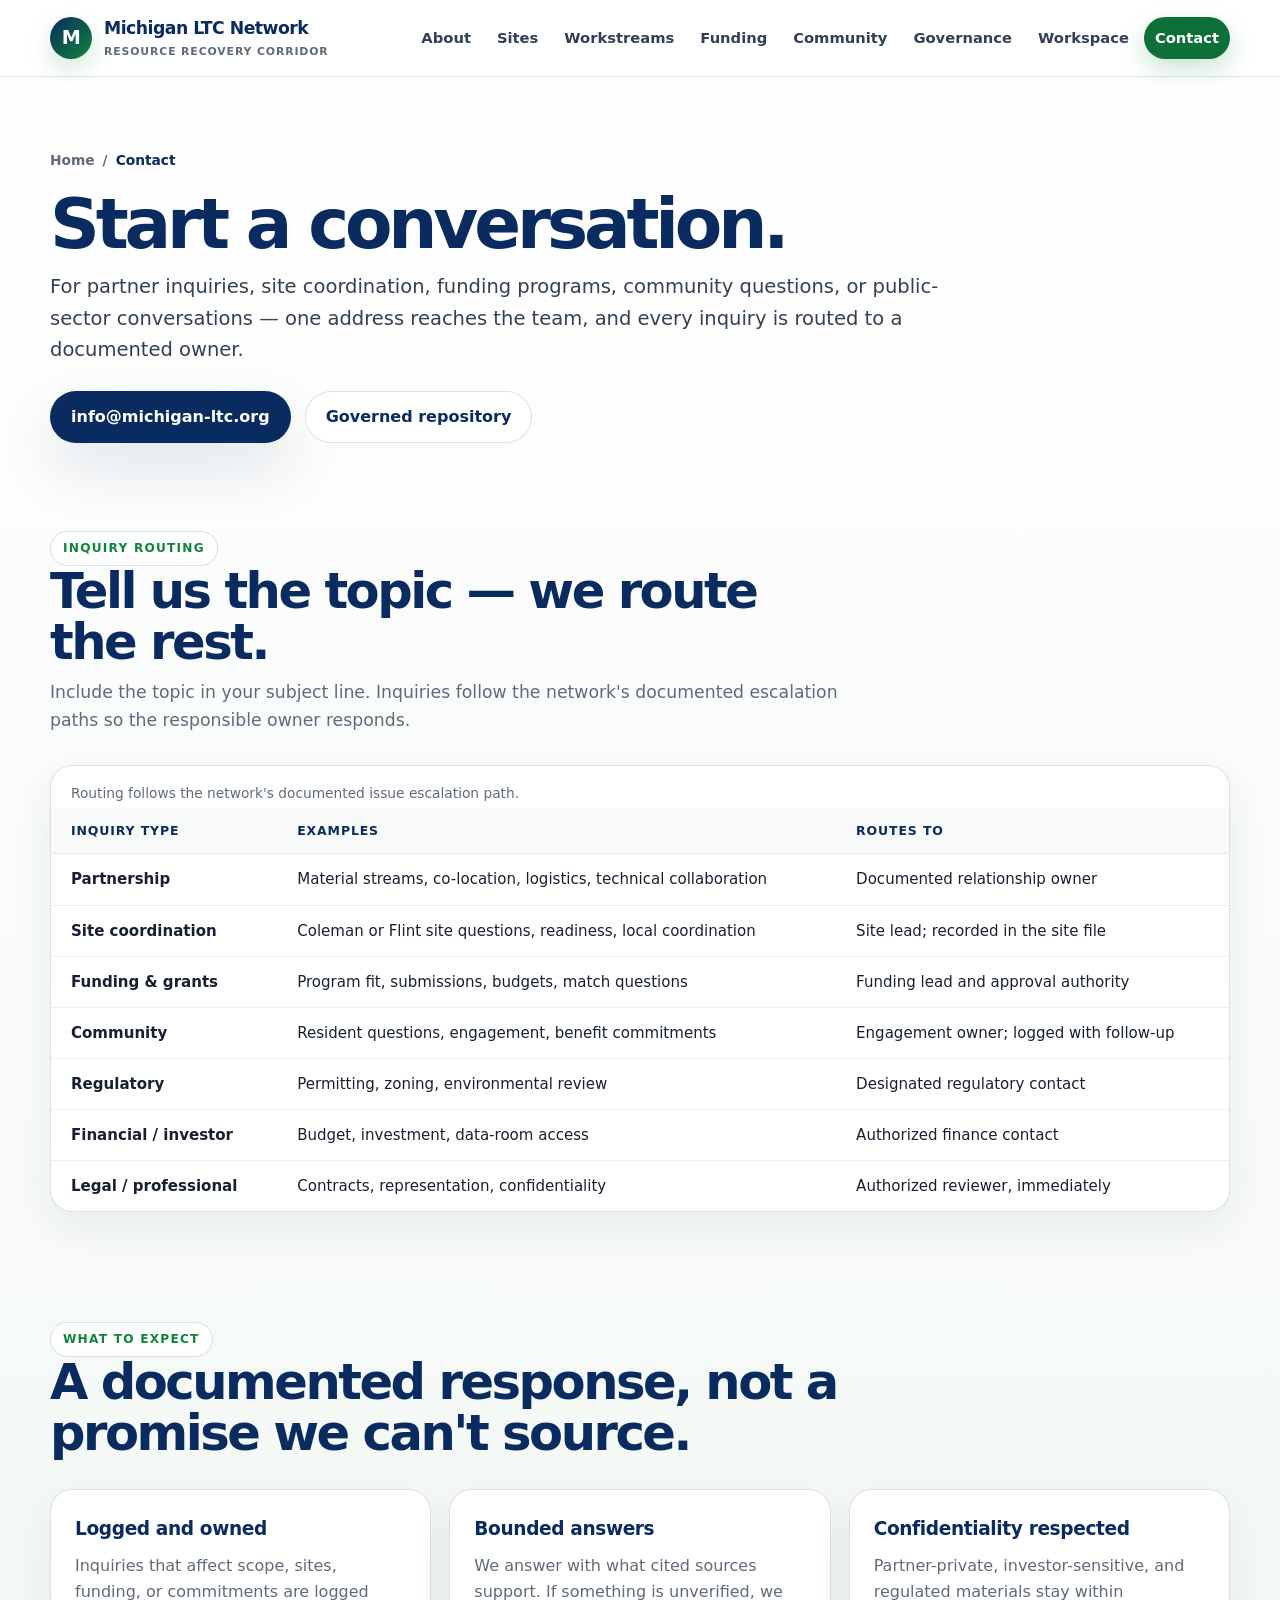
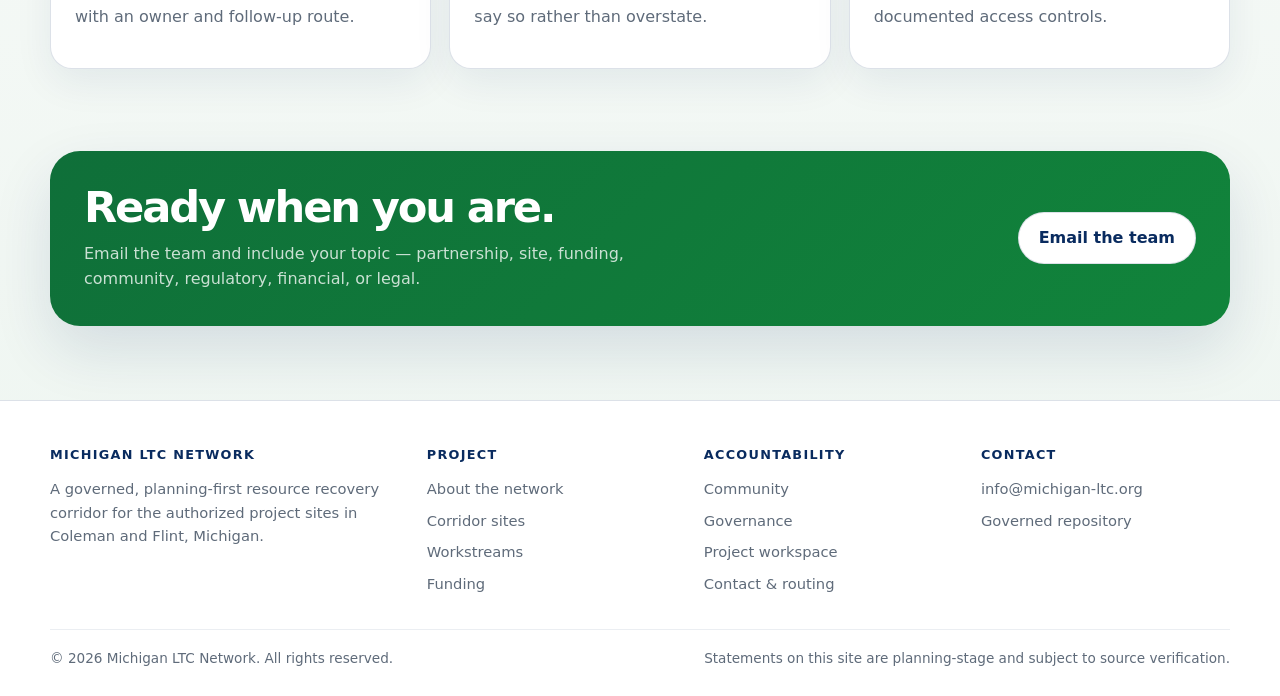
<file: contact.html>
<!doctype html>
<html lang="en">
<head>
  <meta charset="utf-8" />
  <meta name="viewport" content="width=device-width, initial-scale=1" />
  <title>Contact &amp; Routing | Michigan LTC Network</title>
  <meta name="description" content="Contact the Michigan LTC Network team. Inquiries are routed by issue type so the right owner responds." />
  <link rel="icon" type="image/svg+xml" href="assets/img/mark.svg" />
  <link rel="stylesheet" href="assets/css/site.css" />
</head>
<body>
  <a class="skip-link" href="#main">Skip to main content</a>

  <header class="site-header">
    <nav class="nav" aria-label="Main navigation">
      <a class="brand" href="index.html" aria-label="Michigan LTC Network home">
        <span class="brand-mark" aria-hidden="true">M</span>
        <span>Michigan LTC Network<small>Resource Recovery Corridor</small></span>
      </a>
      <button class="nav-toggle" type="button" aria-expanded="false" aria-controls="site-nav">Menu</button>
      <div class="nav-links" id="site-nav">
        <a href="about.html">About</a>
        <a href="sites.html">Sites</a>
        <a href="workstreams.html">Workstreams</a>
        <a href="funding.html">Funding</a>
        <a href="community.html">Community</a>
        <a href="governance.html">Governance</a>
        <a href="workspace.html">Workspace</a>
        <a class="nav-cta" href="contact.html">Contact</a>
      </div>
    </nav>
  </header>

  <main id="main">
    <div class="page-hero">
      <nav class="crumbs" aria-label="Breadcrumb">
        <a href="index.html">Home</a> <span aria-hidden="true">/</span> <span aria-current="page">Contact</span>
      </nav>
      <h1>Start a conversation.</h1>
      <p class="lead">For partner inquiries, site coordination, funding programs, community questions, or public-sector conversations — one address reaches the team, and every inquiry is routed to a documented owner.</p>
      <div class="hero-actions" style="margin-top:26px;">
        <a class="button primary" href="mailto:info@michigan-ltc.org">info@michigan-ltc.org</a>
        <a class="button secondary" href="https://github.com/97n8/MichiganLTC" rel="noopener">Governed repository</a>
      </div>
    </div>

    <section class="reveal" aria-labelledby="routing-title">
      <div class="section-head">
        <span class="eyebrow">Inquiry routing</span>
        <h2 id="routing-title">Tell us the topic — we route the rest.</h2>
        <p>Include the topic in your subject line. Inquiries follow the network's documented escalation paths so the responsible owner responds.</p>
      </div>
      <div class="table-wrap">
        <table>
          <caption>Routing follows the network's documented issue escalation path.</caption>
          <thead>
            <tr>
              <th scope="col">Inquiry type</th>
              <th scope="col">Examples</th>
              <th scope="col">Routes to</th>
            </tr>
          </thead>
          <tbody>
            <tr>
              <td><strong>Partnership</strong></td>
              <td>Material streams, co-location, logistics, technical collaboration</td>
              <td>Documented relationship owner</td>
            </tr>
            <tr>
              <td><strong>Site coordination</strong></td>
              <td>Coleman or Flint site questions, readiness, local coordination</td>
              <td>Site lead; recorded in the site file</td>
            </tr>
            <tr>
              <td><strong>Funding &amp; grants</strong></td>
              <td>Program fit, submissions, budgets, match questions</td>
              <td>Funding lead and approval authority</td>
            </tr>
            <tr>
              <td><strong>Community</strong></td>
              <td>Resident questions, engagement, benefit commitments</td>
              <td>Engagement owner; logged with follow-up</td>
            </tr>
            <tr>
              <td><strong>Regulatory</strong></td>
              <td>Permitting, zoning, environmental review</td>
              <td>Designated regulatory contact</td>
            </tr>
            <tr>
              <td><strong>Financial / investor</strong></td>
              <td>Budget, investment, data-room access</td>
              <td>Authorized finance contact</td>
            </tr>
            <tr>
              <td><strong>Legal / professional</strong></td>
              <td>Contracts, representation, confidentiality</td>
              <td>Authorized reviewer, immediately</td>
            </tr>
          </tbody>
        </table>
      </div>
    </section>

    <section class="reveal tight" aria-labelledby="expect-title">
      <div class="section-head">
        <span class="eyebrow">What to expect</span>
        <h2 id="expect-title">A documented response, not a promise we can't source.</h2>
      </div>
      <div class="cards">
        <article class="card">
          <h3>Logged and owned</h3>
          <p>Inquiries that affect scope, sites, funding, or commitments are logged with an owner and follow-up route.</p>
        </article>
        <article class="card">
          <h3>Bounded answers</h3>
          <p>We answer with what cited sources support. If something is unverified, we say so rather than overstate.</p>
        </article>
        <article class="card">
          <h3>Confidentiality respected</h3>
          <p>Partner-private, investor-sensitive, and regulated materials stay within documented access controls.</p>
        </article>
      </div>
    </section>

    <aside class="contact-band green" aria-labelledby="cta-title">
      <div>
        <h2 id="cta-title">Ready when you are.</h2>
        <p>Email the team and include your topic — partnership, site, funding, community, regulatory, financial, or legal.</p>
      </div>
      <a class="button secondary" href="mailto:info@michigan-ltc.org">Email the team</a>
    </aside>
  </main>

  <footer class="site-footer">
    <div class="footer-grid">
      <div class="footer-brand">
        <h3>Michigan LTC Network</h3>
        <p>A governed, planning-first resource recovery corridor for the authorized project sites in Coleman and Flint, Michigan.</p>
      </div>
      <div>
        <h3>Project</h3>
        <ul>
          <li><a href="about.html">About the network</a></li>
          <li><a href="sites.html">Corridor sites</a></li>
          <li><a href="workstreams.html">Workstreams</a></li>
          <li><a href="funding.html">Funding</a></li>
        </ul>
      </div>
      <div>
        <h3>Accountability</h3>
        <ul>
          <li><a href="community.html">Community</a></li>
          <li><a href="governance.html">Governance</a></li>
          <li><a href="workspace.html">Project workspace</a></li>
          <li><a href="contact.html">Contact &amp; routing</a></li>
        </ul>
      </div>
      <div>
        <h3>Contact</h3>
        <ul>
          <li><a href="mailto:info@michigan-ltc.org">info@michigan-ltc.org</a></li>
          <li><a href="https://github.com/97n8/MichiganLTC" rel="noopener">Governed repository</a></li>
        </ul>
      </div>
    </div>
    <div class="footer-legal">
      <span>&copy; <span data-year>2026</span> Michigan LTC Network. All rights reserved.</span>
      <span>Statements on this site are planning-stage and subject to source verification.</span>
    </div>
  </footer>

  <script src="assets/js/site.js"></script>
</body>
</html>
</file>
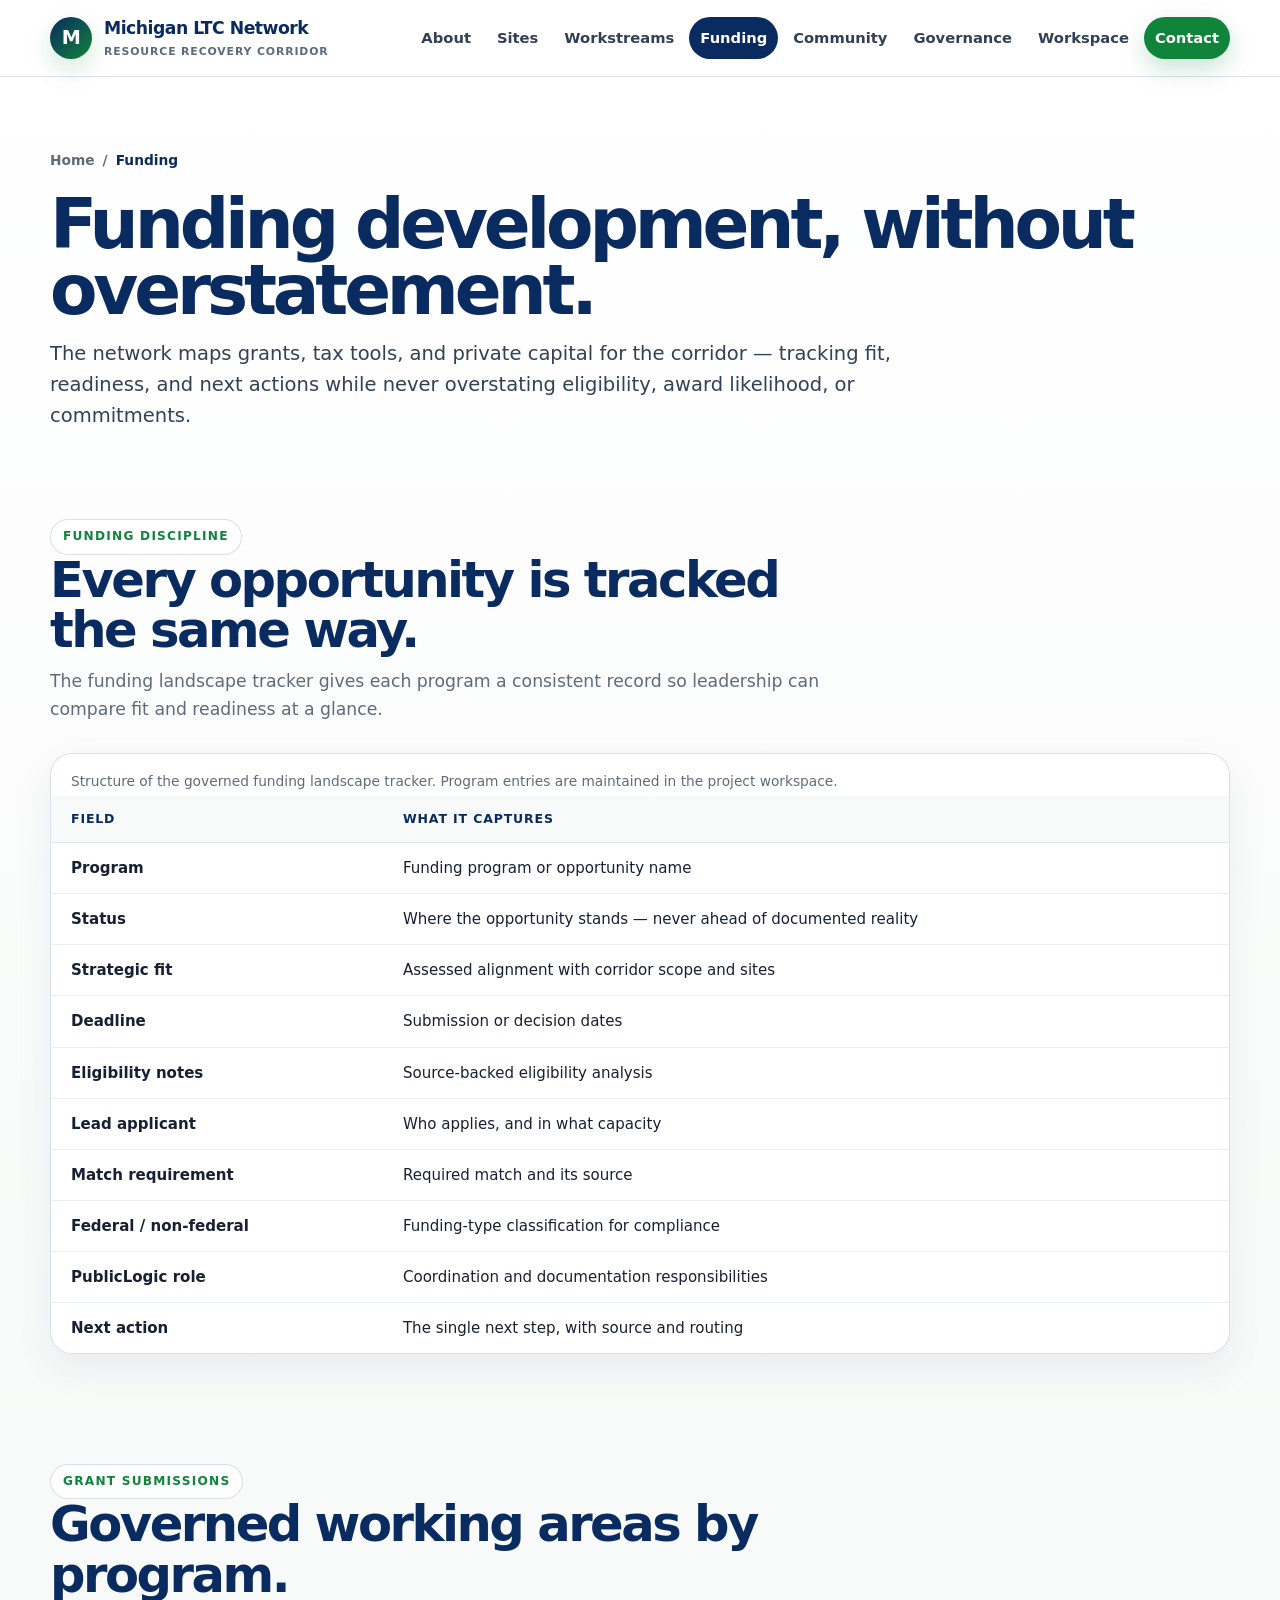
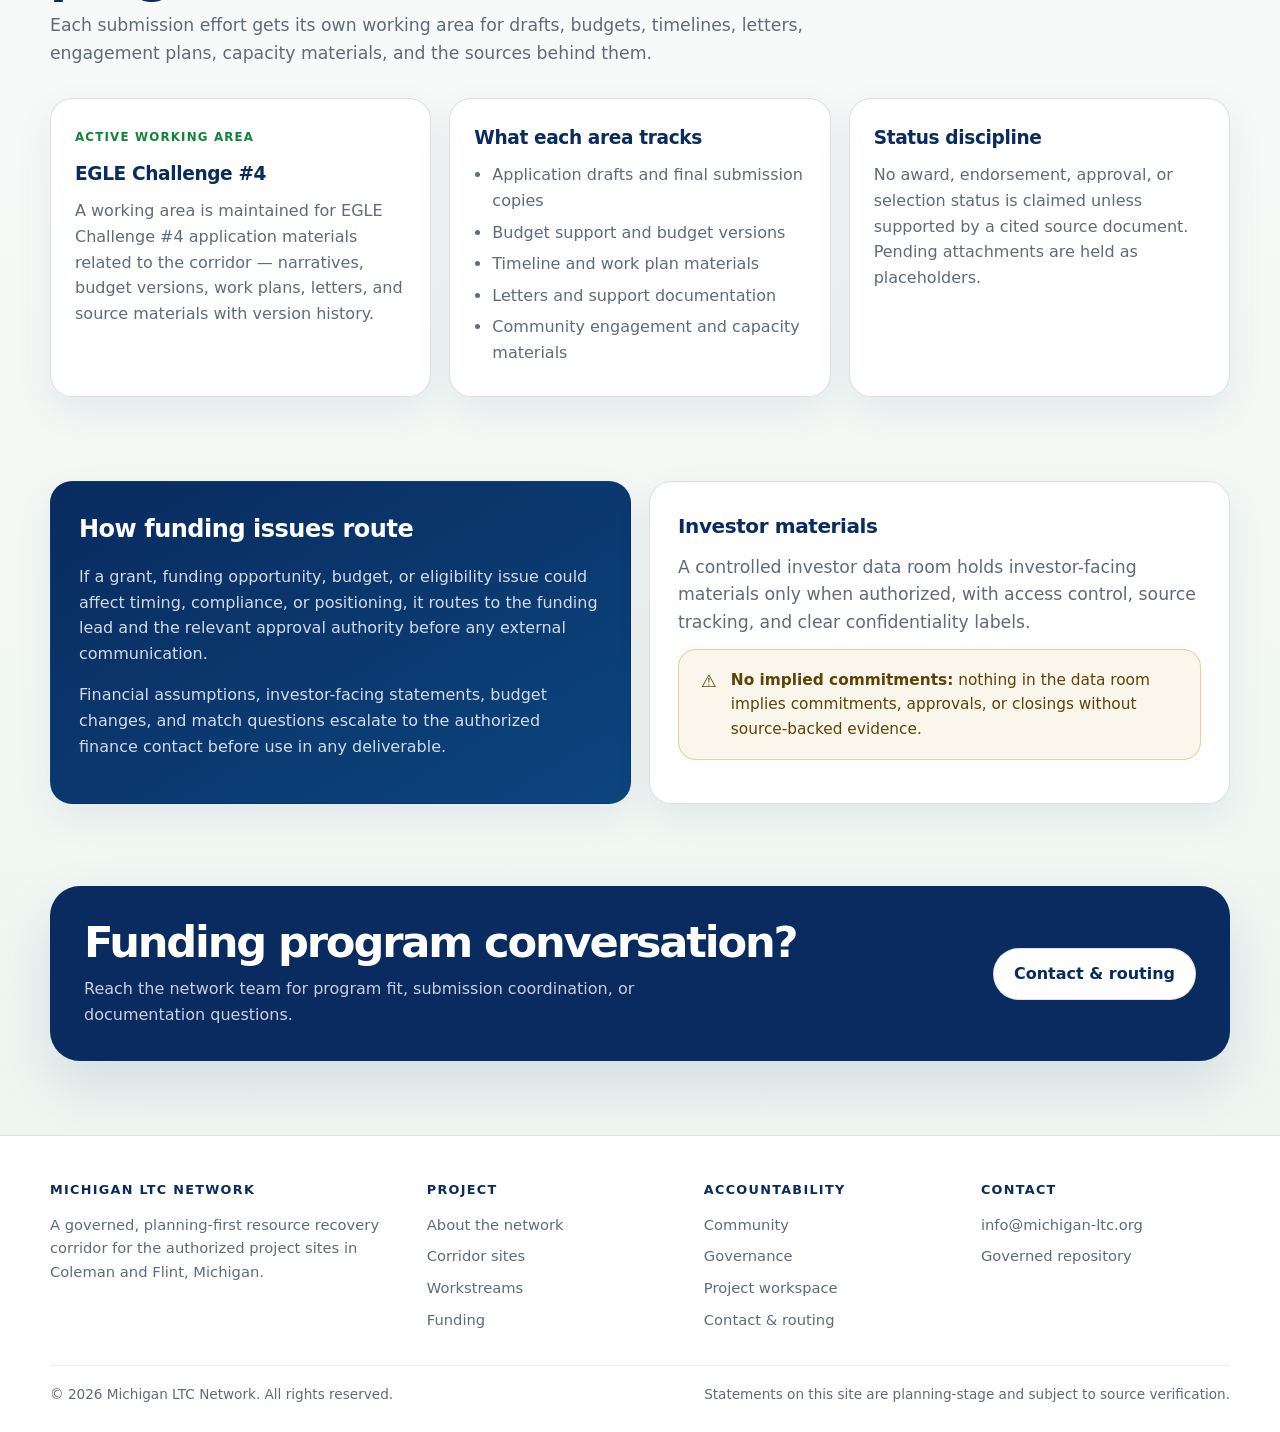
<file: funding.html>
<!doctype html>
<html lang="en">
<head>
  <meta charset="utf-8" />
  <meta name="viewport" content="width=device-width, initial-scale=1" />
  <title>Funding | Michigan LTC Network</title>
  <meta name="description" content="How the Michigan LTC Network tracks funding programs, grant submissions, and financial discipline for the Resource Recovery Corridor." />
  <link rel="icon" type="image/svg+xml" href="assets/img/mark.svg" />
  <link rel="stylesheet" href="assets/css/site.css" />
</head>
<body>
  <a class="skip-link" href="#main">Skip to main content</a>

  <header class="site-header">
    <nav class="nav" aria-label="Main navigation">
      <a class="brand" href="index.html" aria-label="Michigan LTC Network home">
        <span class="brand-mark" aria-hidden="true">M</span>
        <span>Michigan LTC Network<small>Resource Recovery Corridor</small></span>
      </a>
      <button class="nav-toggle" type="button" aria-expanded="false" aria-controls="site-nav">Menu</button>
      <div class="nav-links" id="site-nav">
        <a href="about.html">About</a>
        <a href="sites.html">Sites</a>
        <a href="workstreams.html">Workstreams</a>
        <a href="funding.html">Funding</a>
        <a href="community.html">Community</a>
        <a href="governance.html">Governance</a>
        <a href="workspace.html">Workspace</a>
        <a class="nav-cta" href="contact.html">Contact</a>
      </div>
    </nav>
  </header>

  <main id="main">
    <div class="page-hero">
      <nav class="crumbs" aria-label="Breadcrumb">
        <a href="index.html">Home</a> <span aria-hidden="true">/</span> <span aria-current="page">Funding</span>
      </nav>
      <h1>Funding development, without overstatement.</h1>
      <p class="lead">The network maps grants, tax tools, and private capital for the corridor — tracking fit, readiness, and next actions while never overstating eligibility, award likelihood, or commitments.</p>
    </div>

    <section class="reveal" aria-labelledby="discipline-title">
      <div class="section-head">
        <span class="eyebrow">Funding discipline</span>
        <h2 id="discipline-title">Every opportunity is tracked the same way.</h2>
        <p>The funding landscape tracker gives each program a consistent record so leadership can compare fit and readiness at a glance.</p>
      </div>
      <div class="table-wrap">
        <table>
          <caption>Structure of the governed funding landscape tracker. Program entries are maintained in the project workspace.</caption>
          <thead>
            <tr>
              <th scope="col">Field</th>
              <th scope="col">What it captures</th>
            </tr>
          </thead>
          <tbody>
            <tr><td><strong>Program</strong></td><td>Funding program or opportunity name</td></tr>
            <tr><td><strong>Status</strong></td><td>Where the opportunity stands — never ahead of documented reality</td></tr>
            <tr><td><strong>Strategic fit</strong></td><td>Assessed alignment with corridor scope and sites</td></tr>
            <tr><td><strong>Deadline</strong></td><td>Submission or decision dates</td></tr>
            <tr><td><strong>Eligibility notes</strong></td><td>Source-backed eligibility analysis</td></tr>
            <tr><td><strong>Lead applicant</strong></td><td>Who applies, and in what capacity</td></tr>
            <tr><td><strong>Match requirement</strong></td><td>Required match and its source</td></tr>
            <tr><td><strong>Federal / non-federal</strong></td><td>Funding-type classification for compliance</td></tr>
            <tr><td><strong>PublicLogic role</strong></td><td>Coordination and documentation responsibilities</td></tr>
            <tr><td><strong>Next action</strong></td><td>The single next step, with source and routing</td></tr>
          </tbody>
        </table>
      </div>
    </section>

    <section class="reveal tight" aria-labelledby="submissions-title">
      <div class="section-head">
        <span class="eyebrow">Grant submissions</span>
        <h2 id="submissions-title">Governed working areas by program.</h2>
        <p>Each submission effort gets its own working area for drafts, budgets, timelines, letters, engagement plans, capacity materials, and the sources behind them.</p>
      </div>
      <div class="cards">
        <article class="card">
          <span class="card-kicker">Active working area</span>
          <h3>EGLE Challenge #4</h3>
          <p>A working area is maintained for EGLE Challenge #4 application materials related to the corridor — narratives, budget versions, work plans, letters, and source materials with version history.</p>
        </article>
        <article class="card">
          <h3>What each area tracks</h3>
          <ul>
            <li>Application drafts and final submission copies</li>
            <li>Budget support and budget versions</li>
            <li>Timeline and work plan materials</li>
            <li>Letters and support documentation</li>
            <li>Community engagement and capacity materials</li>
          </ul>
        </article>
        <article class="card">
          <h3>Status discipline</h3>
          <p>No award, endorsement, approval, or selection status is claimed unless supported by a cited source document. Pending attachments are held as placeholders.</p>
        </article>
      </div>
    </section>

    <section class="reveal tight" aria-labelledby="routing-title">
      <div class="split">
        <div class="panel navy">
          <h3 id="routing-title" style="font-size:1.5rem;">How funding issues route</h3>
          <p>If a grant, funding opportunity, budget, or eligibility issue could affect timing, compliance, or positioning, it routes to the funding lead and the relevant approval authority before any external communication.</p>
          <p>Financial assumptions, investor-facing statements, budget changes, and match questions escalate to the authorized finance contact before use in any deliverable.</p>
        </div>
        <div class="panel">
          <h3>Investor materials</h3>
          <p class="lead-muted" style="margin-bottom:12px;">A controlled investor data room holds investor-facing materials only when authorized, with access control, source tracking, and clear confidentiality labels.</p>
          <div class="notice" role="note">
            <span class="notice-icon" aria-hidden="true">⚠</span>
            <span><strong>No implied commitments:</strong> nothing in the data room implies commitments, approvals, or closings without source-backed evidence.</span>
          </div>
        </div>
      </div>
    </section>

    <aside class="contact-band" aria-labelledby="cta-title">
      <div>
        <h2 id="cta-title">Funding program conversation?</h2>
        <p>Reach the network team for program fit, submission coordination, or documentation questions.</p>
      </div>
      <a class="button secondary" href="contact.html">Contact &amp; routing</a>
    </aside>
  </main>

  <footer class="site-footer">
    <div class="footer-grid">
      <div class="footer-brand">
        <h3>Michigan LTC Network</h3>
        <p>A governed, planning-first resource recovery corridor for the authorized project sites in Coleman and Flint, Michigan.</p>
      </div>
      <div>
        <h3>Project</h3>
        <ul>
          <li><a href="about.html">About the network</a></li>
          <li><a href="sites.html">Corridor sites</a></li>
          <li><a href="workstreams.html">Workstreams</a></li>
          <li><a href="funding.html">Funding</a></li>
        </ul>
      </div>
      <div>
        <h3>Accountability</h3>
        <ul>
          <li><a href="community.html">Community</a></li>
          <li><a href="governance.html">Governance</a></li>
          <li><a href="workspace.html">Project workspace</a></li>
          <li><a href="contact.html">Contact &amp; routing</a></li>
        </ul>
      </div>
      <div>
        <h3>Contact</h3>
        <ul>
          <li><a href="mailto:info@michigan-ltc.org">info@michigan-ltc.org</a></li>
          <li><a href="https://github.com/97n8/MichiganLTC" rel="noopener">Governed repository</a></li>
        </ul>
      </div>
    </div>
    <div class="footer-legal">
      <span>&copy; <span data-year>2026</span> Michigan LTC Network. All rights reserved.</span>
      <span>Statements on this site are planning-stage and subject to source verification.</span>
    </div>
  </footer>

  <script src="assets/js/site.js"></script>
</body>
</html>
</file>
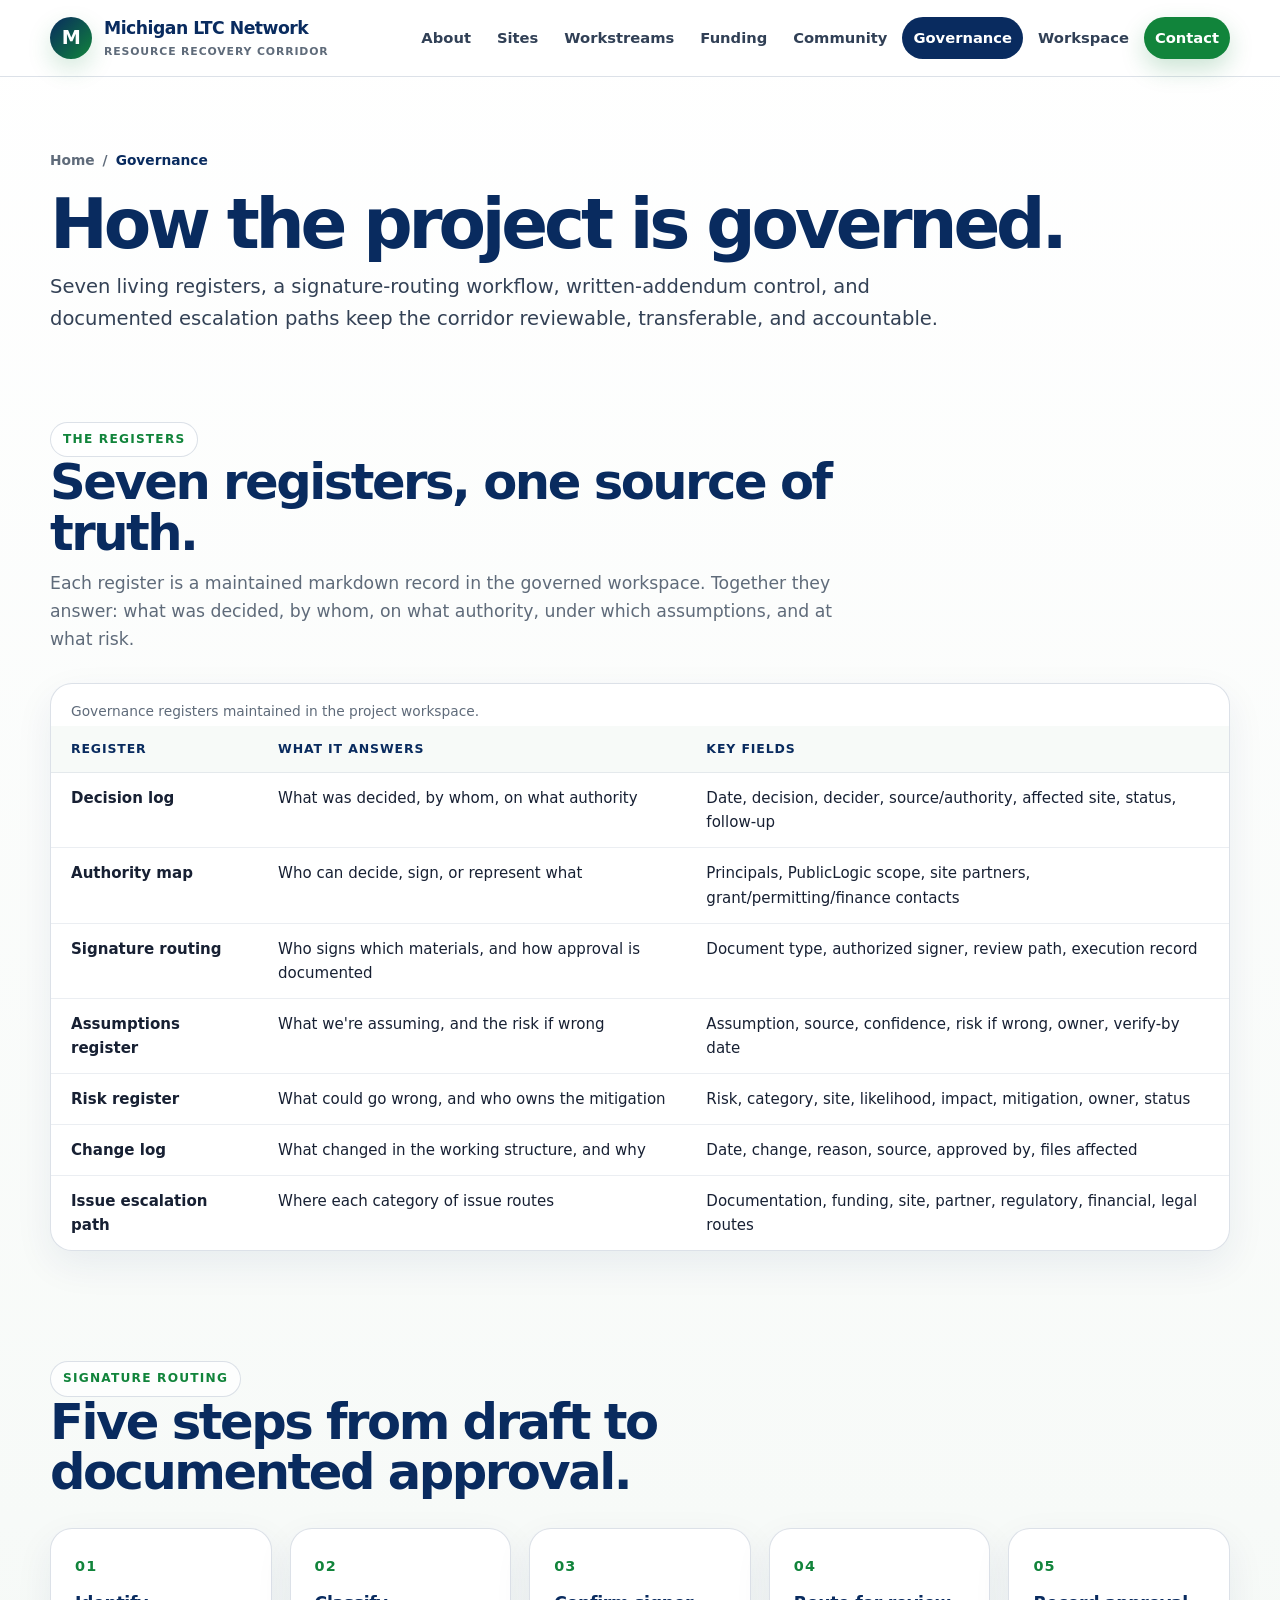
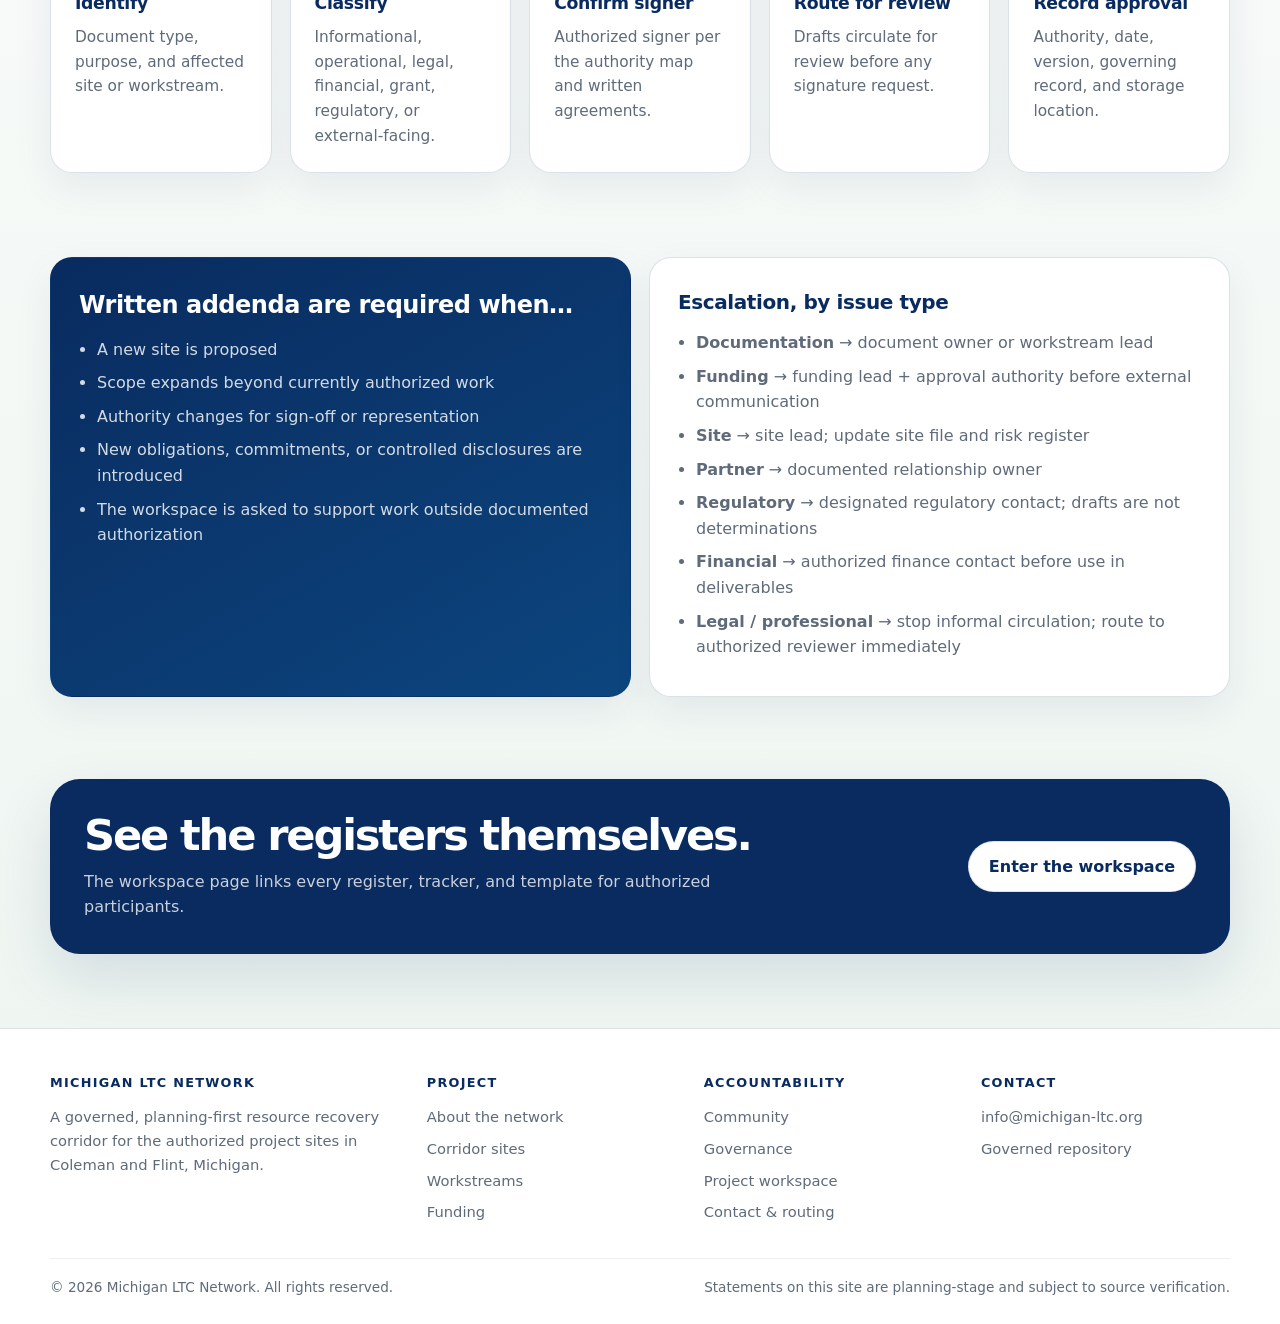
<file: governance.html>
<!doctype html>
<html lang="en">
<head>
  <meta charset="utf-8" />
  <meta name="viewport" content="width=device-width, initial-scale=1" />
  <title>Governance | Michigan LTC Network</title>
  <meta name="description" content="The governance system behind the Michigan LTC Network — seven registers, signature routing, written-addendum control, and clear escalation paths." />
  <link rel="icon" type="image/svg+xml" href="assets/img/mark.svg" />
  <link rel="stylesheet" href="assets/css/site.css" />
</head>
<body>
  <a class="skip-link" href="#main">Skip to main content</a>

  <header class="site-header">
    <nav class="nav" aria-label="Main navigation">
      <a class="brand" href="index.html" aria-label="Michigan LTC Network home">
        <span class="brand-mark" aria-hidden="true">M</span>
        <span>Michigan LTC Network<small>Resource Recovery Corridor</small></span>
      </a>
      <button class="nav-toggle" type="button" aria-expanded="false" aria-controls="site-nav">Menu</button>
      <div class="nav-links" id="site-nav">
        <a href="about.html">About</a>
        <a href="sites.html">Sites</a>
        <a href="workstreams.html">Workstreams</a>
        <a href="funding.html">Funding</a>
        <a href="community.html">Community</a>
        <a href="governance.html">Governance</a>
        <a href="workspace.html">Workspace</a>
        <a class="nav-cta" href="contact.html">Contact</a>
      </div>
    </nav>
  </header>

  <main id="main">
    <div class="page-hero">
      <nav class="crumbs" aria-label="Breadcrumb">
        <a href="index.html">Home</a> <span aria-hidden="true">/</span> <span aria-current="page">Governance</span>
      </nav>
      <h1>How the project is governed.</h1>
      <p class="lead">Seven living registers, a signature-routing workflow, written-addendum control, and documented escalation paths keep the corridor reviewable, transferable, and accountable.</p>
    </div>

    <section class="reveal" aria-labelledby="registers-title">
      <div class="section-head">
        <span class="eyebrow">The registers</span>
        <h2 id="registers-title">Seven registers, one source of truth.</h2>
        <p>Each register is a maintained markdown record in the governed workspace. Together they answer: what was decided, by whom, on what authority, under which assumptions, and at what risk.</p>
      </div>
      <div class="table-wrap">
        <table>
          <caption>Governance registers maintained in the project workspace.</caption>
          <thead>
            <tr>
              <th scope="col">Register</th>
              <th scope="col">What it answers</th>
              <th scope="col">Key fields</th>
            </tr>
          </thead>
          <tbody>
            <tr>
              <td><strong>Decision log</strong></td>
              <td>What was decided, by whom, on what authority</td>
              <td>Date, decision, decider, source/authority, affected site, status, follow-up</td>
            </tr>
            <tr>
              <td><strong>Authority map</strong></td>
              <td>Who can decide, sign, or represent what</td>
              <td>Principals, PublicLogic scope, site partners, grant/permitting/finance contacts</td>
            </tr>
            <tr>
              <td><strong>Signature routing</strong></td>
              <td>Who signs which materials, and how approval is documented</td>
              <td>Document type, authorized signer, review path, execution record</td>
            </tr>
            <tr>
              <td><strong>Assumptions register</strong></td>
              <td>What we're assuming, and the risk if wrong</td>
              <td>Assumption, source, confidence, risk if wrong, owner, verify-by date</td>
            </tr>
            <tr>
              <td><strong>Risk register</strong></td>
              <td>What could go wrong, and who owns the mitigation</td>
              <td>Risk, category, site, likelihood, impact, mitigation, owner, status</td>
            </tr>
            <tr>
              <td><strong>Change log</strong></td>
              <td>What changed in the working structure, and why</td>
              <td>Date, change, reason, source, approved by, files affected</td>
            </tr>
            <tr>
              <td><strong>Issue escalation path</strong></td>
              <td>Where each category of issue routes</td>
              <td>Documentation, funding, site, partner, regulatory, financial, legal routes</td>
            </tr>
          </tbody>
        </table>
      </div>
    </section>

    <section class="reveal tight" aria-labelledby="routing-title">
      <div class="section-head">
        <span class="eyebrow">Signature routing</span>
        <h2 id="routing-title">Five steps from draft to documented approval.</h2>
      </div>
      <div class="steps" style="grid-template-columns: repeat(5, 1fr);">
        <div class="step">
          <h3>Identify</h3>
          <p>Document type, purpose, and affected site or workstream.</p>
        </div>
        <div class="step">
          <h3>Classify</h3>
          <p>Informational, operational, legal, financial, grant, regulatory, or external-facing.</p>
        </div>
        <div class="step">
          <h3>Confirm signer</h3>
          <p>Authorized signer per the authority map and written agreements.</p>
        </div>
        <div class="step">
          <h3>Route for review</h3>
          <p>Drafts circulate for review before any signature request.</p>
        </div>
        <div class="step">
          <h3>Record approval</h3>
          <p>Authority, date, version, governing record, and storage location.</p>
        </div>
      </div>
    </section>

    <section class="reveal tight" aria-labelledby="addenda-title">
      <div class="split">
        <div class="panel navy">
          <h3 id="addenda-title" style="font-size:1.5rem;">Written addenda are required when…</h3>
          <ul>
            <li>A new site is proposed</li>
            <li>Scope expands beyond currently authorized work</li>
            <li>Authority changes for sign-off or representation</li>
            <li>New obligations, commitments, or controlled disclosures are introduced</li>
            <li>The workspace is asked to support work outside documented authorization</li>
          </ul>
        </div>
        <div class="panel">
          <h3>Escalation, by issue type</h3>
          <ul style="color: var(--muted);">
            <li><strong>Documentation</strong> → document owner or workstream lead</li>
            <li><strong>Funding</strong> → funding lead + approval authority before external communication</li>
            <li><strong>Site</strong> → site lead; update site file and risk register</li>
            <li><strong>Partner</strong> → documented relationship owner</li>
            <li><strong>Regulatory</strong> → designated regulatory contact; drafts are not determinations</li>
            <li><strong>Financial</strong> → authorized finance contact before use in deliverables</li>
            <li><strong>Legal / professional</strong> → stop informal circulation; route to authorized reviewer immediately</li>
          </ul>
        </div>
      </div>
    </section>

    <aside class="contact-band" aria-labelledby="cta-title">
      <div>
        <h2 id="cta-title">See the registers themselves.</h2>
        <p>The workspace page links every register, tracker, and template for authorized participants.</p>
      </div>
      <a class="button secondary" href="workspace.html">Enter the workspace</a>
    </aside>
  </main>

  <footer class="site-footer">
    <div class="footer-grid">
      <div class="footer-brand">
        <h3>Michigan LTC Network</h3>
        <p>A governed, planning-first resource recovery corridor for the authorized project sites in Coleman and Flint, Michigan.</p>
      </div>
      <div>
        <h3>Project</h3>
        <ul>
          <li><a href="about.html">About the network</a></li>
          <li><a href="sites.html">Corridor sites</a></li>
          <li><a href="workstreams.html">Workstreams</a></li>
          <li><a href="funding.html">Funding</a></li>
        </ul>
      </div>
      <div>
        <h3>Accountability</h3>
        <ul>
          <li><a href="community.html">Community</a></li>
          <li><a href="governance.html">Governance</a></li>
          <li><a href="workspace.html">Project workspace</a></li>
          <li><a href="contact.html">Contact &amp; routing</a></li>
        </ul>
      </div>
      <div>
        <h3>Contact</h3>
        <ul>
          <li><a href="mailto:info@michigan-ltc.org">info@michigan-ltc.org</a></li>
          <li><a href="https://github.com/97n8/MichiganLTC" rel="noopener">Governed repository</a></li>
        </ul>
      </div>
    </div>
    <div class="footer-legal">
      <span>&copy; <span data-year>2026</span> Michigan LTC Network. All rights reserved.</span>
      <span>Statements on this site are planning-stage and subject to source verification.</span>
    </div>
  </footer>

  <script src="assets/js/site.js"></script>
</body>
</html>
</file>
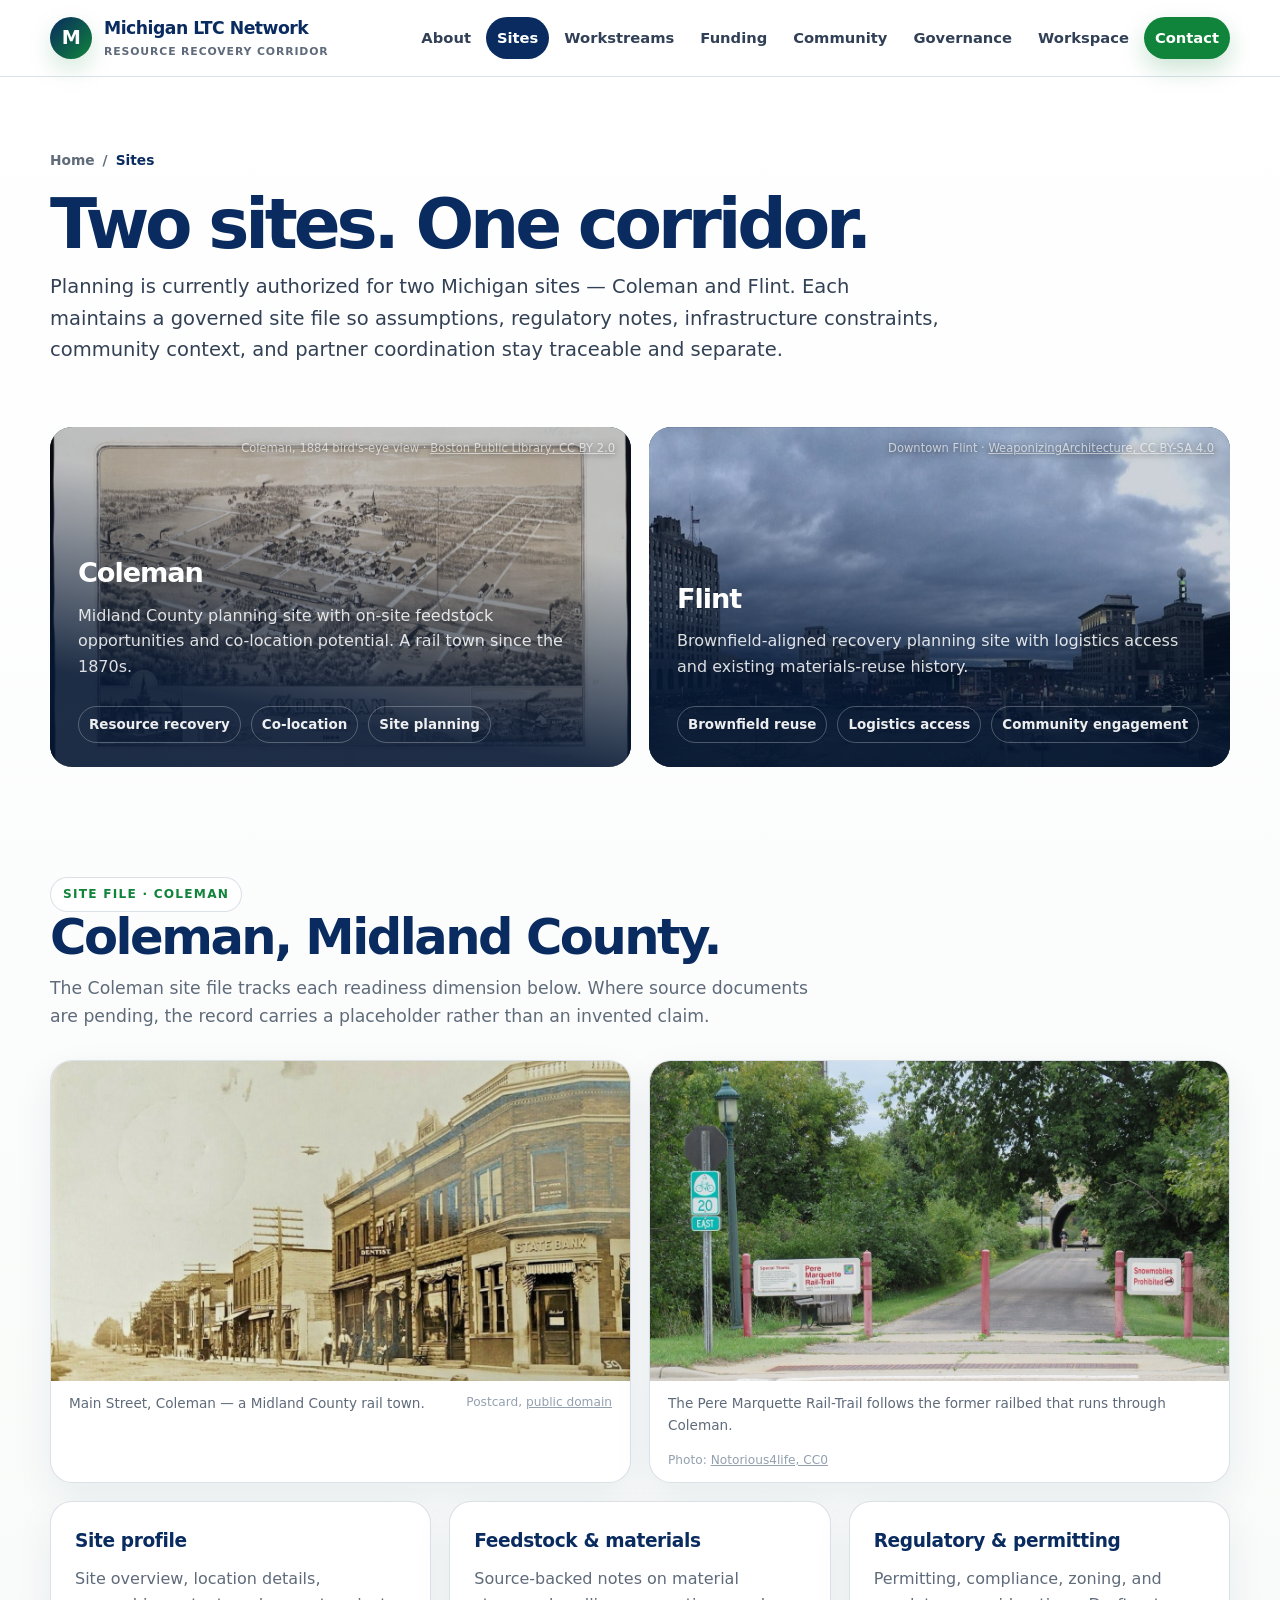
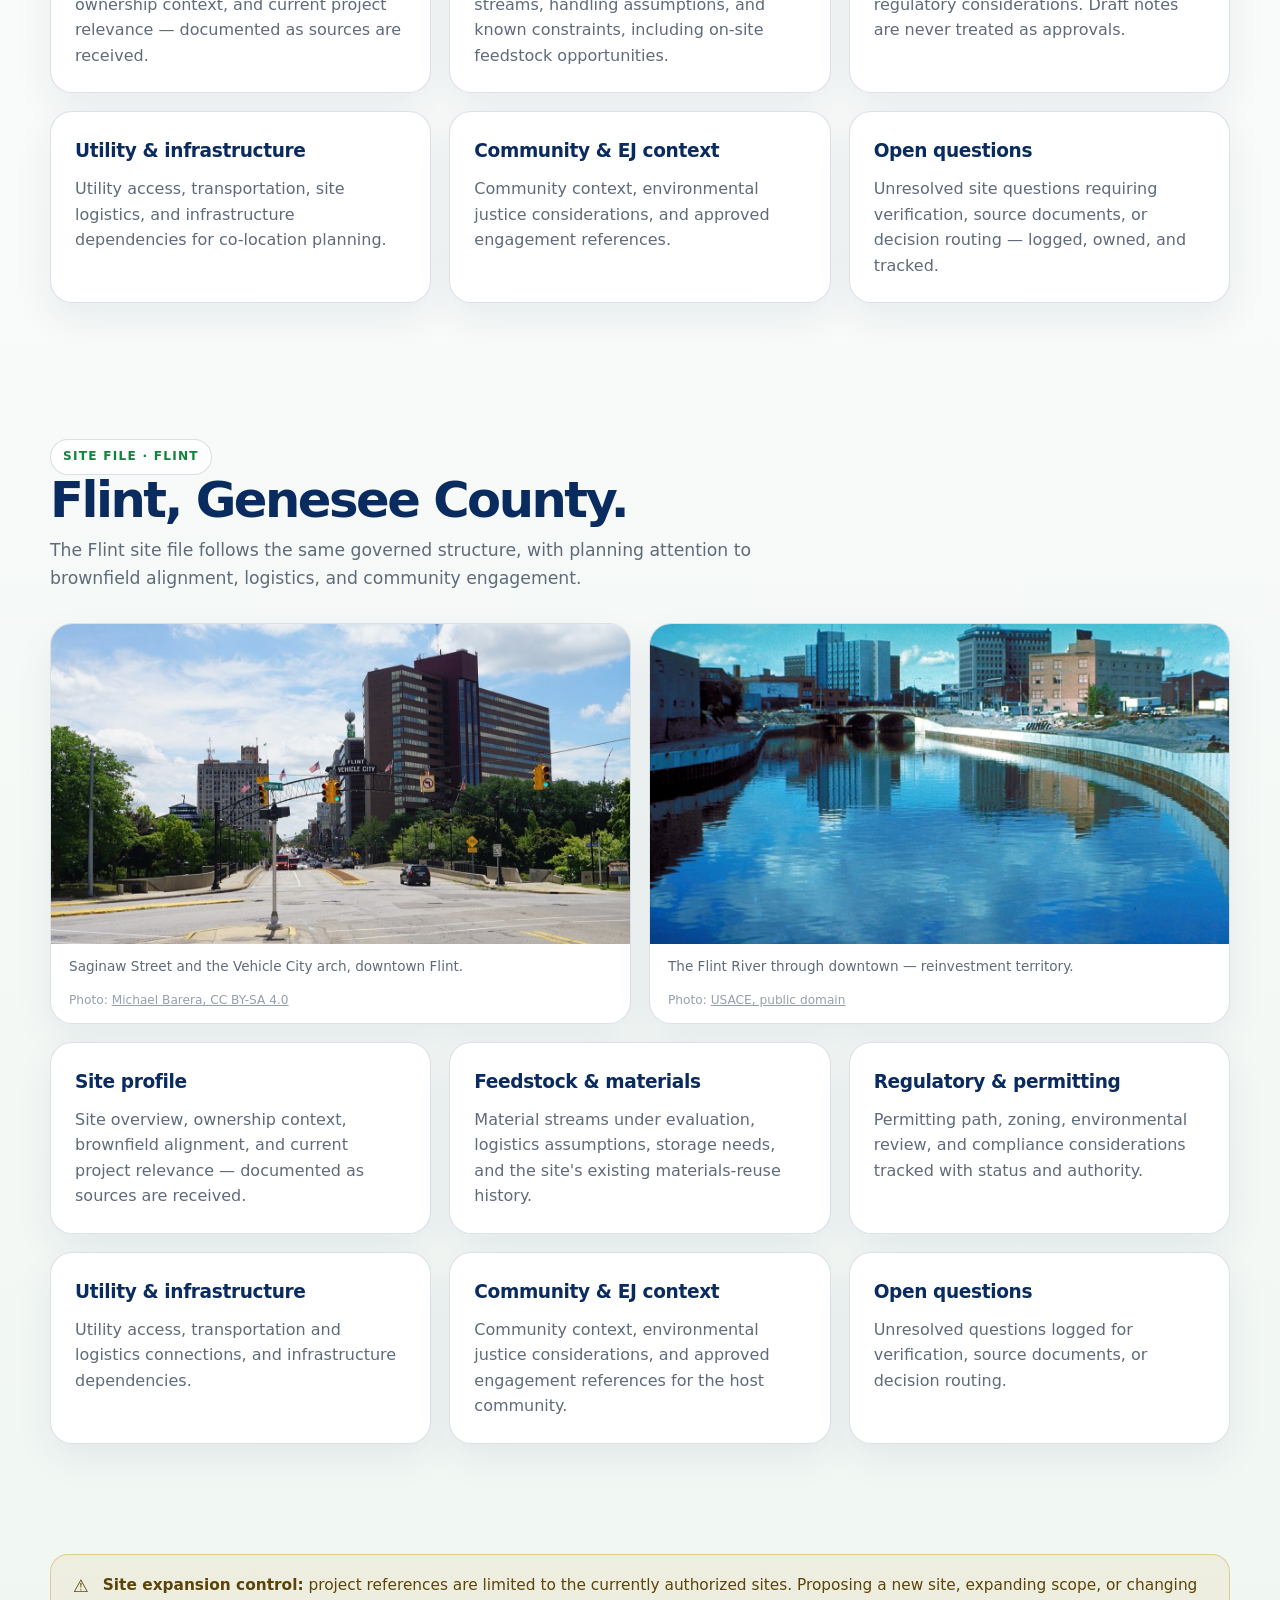
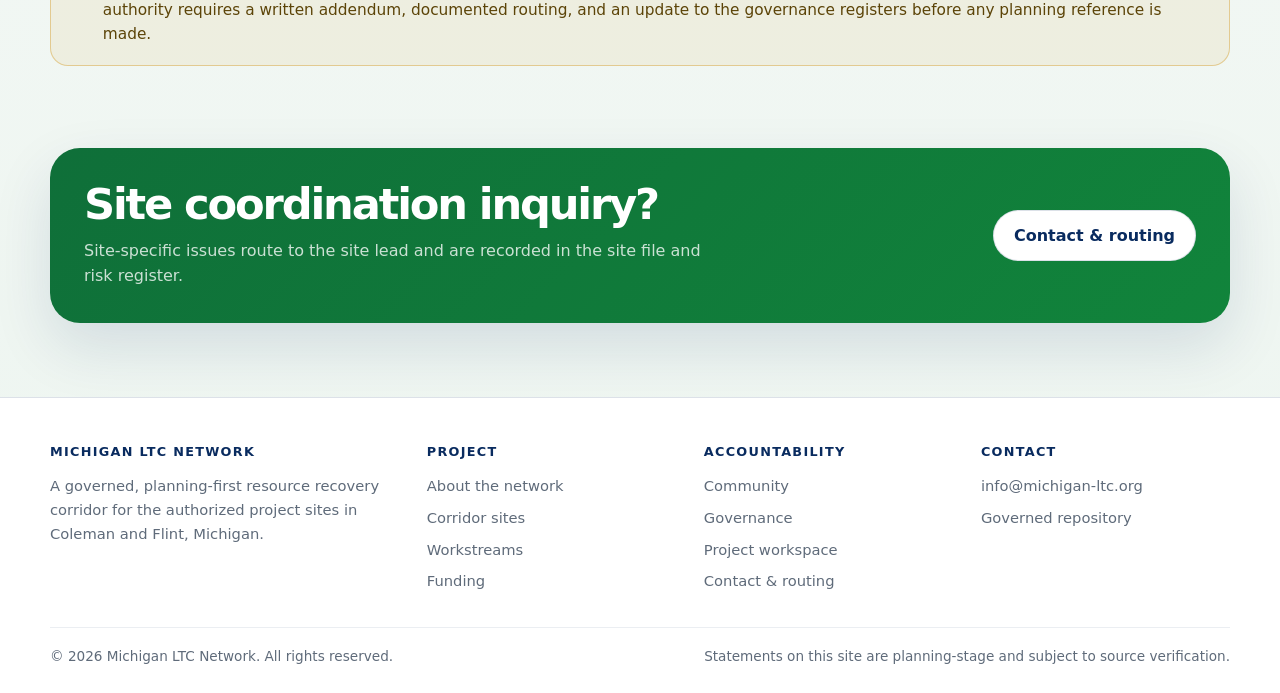
<file: sites.html>
<!doctype html>
<html lang="en">
<head>
  <meta charset="utf-8" />
  <meta name="viewport" content="width=device-width, initial-scale=1" />
  <title>Corridor Sites | Michigan LTC Network</title>
  <meta name="description" content="The Michigan LTC Network's two authorized planning sites — Coleman and Flint — and the governed site files that document readiness for each." />
  <link rel="icon" type="image/svg+xml" href="assets/img/mark.svg" />
  <link rel="stylesheet" href="assets/css/site.css" />
</head>
<body>
  <a class="skip-link" href="#main">Skip to main content</a>

  <header class="site-header">
    <nav class="nav" aria-label="Main navigation">
      <a class="brand" href="index.html" aria-label="Michigan LTC Network home">
        <span class="brand-mark" aria-hidden="true">M</span>
        <span>Michigan LTC Network<small>Resource Recovery Corridor</small></span>
      </a>
      <button class="nav-toggle" type="button" aria-expanded="false" aria-controls="site-nav">Menu</button>
      <div class="nav-links" id="site-nav">
        <a href="about.html">About</a>
        <a href="sites.html">Sites</a>
        <a href="workstreams.html">Workstreams</a>
        <a href="funding.html">Funding</a>
        <a href="community.html">Community</a>
        <a href="governance.html">Governance</a>
        <a href="workspace.html">Workspace</a>
        <a class="nav-cta" href="contact.html">Contact</a>
      </div>
    </nav>
  </header>

  <main id="main">
    <div class="page-hero">
      <nav class="crumbs" aria-label="Breadcrumb">
        <a href="index.html">Home</a> <span aria-hidden="true">/</span> <span aria-current="page">Sites</span>
      </nav>
      <h1>Two sites. One corridor.</h1>
      <p class="lead">Planning is currently authorized for two Michigan sites — Coleman and Flint. Each maintains a governed site file so assumptions, regulatory notes, infrastructure constraints, community context, and partner coordination stay traceable and separate.</p>
    </div>

    <section class="reveal tight" aria-label="Site overview cards">
      <div class="sites">
        <article class="site-card photo" id="coleman-card">
          <img src="assets/img/photos/coleman-1884-map.jpg" alt="1884 bird's-eye lithograph of Coleman, Michigan, showing the rail line running through town" loading="lazy" />
          <span class="photo-credit">Coleman, 1884 bird's-eye view · <a href="https://commons.wikimedia.org/wiki/File:Coleman,_Michigan_(2675794260).jpg" rel="noopener">Boston Public Library, CC BY 2.0</a></span>
          <div class="site-card-body">
            <h3>Coleman</h3>
            <p>Midland County planning site with on-site feedstock opportunities and co-location potential. A rail town since the 1870s.</p>
            <div class="site-meta">
              <span>Resource recovery</span>
              <span>Co-location</span>
              <span>Site planning</span>
            </div>
          </div>
        </article>
        <article class="site-card photo" id="flint-card">
          <img src="assets/img/photos/flint-skyline.jpg" alt="Panoramic view of the downtown Flint, Michigan skyline under an evening sky" loading="lazy" />
          <span class="photo-credit">Downtown Flint · <a href="https://commons.wikimedia.org/wiki/File:Flint_Skyline,_2021.jpg" rel="noopener">WeaponizingArchitecture, CC BY-SA 4.0</a></span>
          <div class="site-card-body">
            <h3>Flint</h3>
            <p>Brownfield-aligned recovery planning site with logistics access and existing materials-reuse history.</p>
            <div class="site-meta">
              <span>Brownfield reuse</span>
              <span>Logistics access</span>
              <span>Community engagement</span>
            </div>
          </div>
        </article>
      </div>
    </section>

    <section class="reveal" id="coleman" aria-labelledby="coleman-title">
      <div class="section-head">
        <span class="eyebrow">Site file · Coleman</span>
        <h2 id="coleman-title">Coleman, Midland County.</h2>
        <p>The Coleman site file tracks each readiness dimension below. Where source documents are pending, the record carries a placeholder rather than an invented claim.</p>
      </div>
      <div class="photo-duo" style="margin-bottom:18px;">
        <figure class="photo-figure">
          <img src="assets/img/photos/coleman-main-street.jpg" alt="Historic real-photo postcard of Main Street in Coleman, Michigan" loading="lazy" />
          <figcaption>
            <span>Main Street, Coleman — a Midland County rail town.</span>
            <span class="credit">Postcard, <a href="https://commons.wikimedia.org/wiki/File:Coleman_MI.jpg" rel="noopener">public domain</a></span>
          </figcaption>
        </figure>
        <figure class="photo-figure">
          <img src="assets/img/photos/pere-marquette-rail-trail.jpg" alt="Trailhead of the Pere Marquette Rail-Trail with cyclists approaching a stone underpass" loading="lazy" />
          <figcaption>
            <span>The Pere Marquette Rail-Trail follows the former railbed that runs through Coleman.</span>
            <span class="credit">Photo: <a href="https://commons.wikimedia.org/wiki/File:Pere_Marquette_Rail_Trail_2022.jpg" rel="noopener">Notorious4life, CC0</a></span>
          </figcaption>
        </figure>
      </div>
      <div class="cards">
        <article class="card">
          <h3>Site profile</h3>
          <p>Site overview, location details, ownership context, and current project relevance — documented as sources are received.</p>
        </article>
        <article class="card">
          <h3>Feedstock &amp; materials</h3>
          <p>Source-backed notes on material streams, handling assumptions, and known constraints, including on-site feedstock opportunities.</p>
        </article>
        <article class="card">
          <h3>Regulatory &amp; permitting</h3>
          <p>Permitting, compliance, zoning, and regulatory considerations. Draft notes are never treated as approvals.</p>
        </article>
        <article class="card">
          <h3>Utility &amp; infrastructure</h3>
          <p>Utility access, transportation, site logistics, and infrastructure dependencies for co-location planning.</p>
        </article>
        <article class="card">
          <h3>Community &amp; EJ context</h3>
          <p>Community context, environmental justice considerations, and approved engagement references.</p>
        </article>
        <article class="card">
          <h3>Open questions</h3>
          <p>Unresolved site questions requiring verification, source documents, or decision routing — logged, owned, and tracked.</p>
        </article>
      </div>
    </section>

    <section class="reveal" id="flint" aria-labelledby="flint-title">
      <div class="section-head">
        <span class="eyebrow">Site file · Flint</span>
        <h2 id="flint-title">Flint, Genesee County.</h2>
        <p>The Flint site file follows the same governed structure, with planning attention to brownfield alignment, logistics, and community engagement.</p>
      </div>
      <div class="photo-duo" style="margin-bottom:18px;">
        <figure class="photo-figure">
          <img src="assets/img/photos/flint-saginaw-street.jpg" alt="The Vehicle City arch over Saginaw Street in downtown Flint, Michigan" loading="lazy" />
          <figcaption>
            <span>Saginaw Street and the Vehicle City arch, downtown Flint.</span>
            <span class="credit">Photo: <a href="https://commons.wikimedia.org/wiki/File:Flint_July_2018_03_(Saginaw_Street).jpg" rel="noopener">Michael Barera, CC BY-SA 4.0</a></span>
          </figcaption>
        </figure>
        <figure class="photo-figure">
          <img src="assets/img/photos/flint-river.jpg" alt="The Flint River flowing through downtown Flint, Michigan" loading="lazy" />
          <figcaption>
            <span>The Flint River through downtown — reinvestment territory.</span>
            <span class="credit">Photo: <a href="https://commons.wikimedia.org/wiki/File:Flint_River_in_Flint_MIchigan.jpg" rel="noopener">USACE, public domain</a></span>
          </figcaption>
        </figure>
      </div>
      <div class="cards">
        <article class="card">
          <h3>Site profile</h3>
          <p>Site overview, ownership context, brownfield alignment, and current project relevance — documented as sources are received.</p>
        </article>
        <article class="card">
          <h3>Feedstock &amp; materials</h3>
          <p>Material streams under evaluation, logistics assumptions, storage needs, and the site's existing materials-reuse history.</p>
        </article>
        <article class="card">
          <h3>Regulatory &amp; permitting</h3>
          <p>Permitting path, zoning, environmental review, and compliance considerations tracked with status and authority.</p>
        </article>
        <article class="card">
          <h3>Utility &amp; infrastructure</h3>
          <p>Utility access, transportation and logistics connections, and infrastructure dependencies.</p>
        </article>
        <article class="card">
          <h3>Community &amp; EJ context</h3>
          <p>Community context, environmental justice considerations, and approved engagement references for the host community.</p>
        </article>
        <article class="card">
          <h3>Open questions</h3>
          <p>Unresolved questions logged for verification, source documents, or decision routing.</p>
        </article>
      </div>
    </section>

    <section class="reveal tight" aria-labelledby="expansion-title">
      <div class="notice" role="note">
        <span class="notice-icon" aria-hidden="true">⚠</span>
        <span id="expansion-title"><strong>Site expansion control:</strong> project references are limited to the currently authorized sites. Proposing a new site, expanding scope, or changing authority requires a written addendum, documented routing, and an update to the governance registers before any planning reference is made.</span>
      </div>
    </section>

    <aside class="contact-band green" aria-labelledby="cta-title">
      <div>
        <h2 id="cta-title">Site coordination inquiry?</h2>
        <p>Site-specific issues route to the site lead and are recorded in the site file and risk register.</p>
      </div>
      <a class="button secondary" href="contact.html">Contact &amp; routing</a>
    </aside>
  </main>

  <footer class="site-footer">
    <div class="footer-grid">
      <div class="footer-brand">
        <h3>Michigan LTC Network</h3>
        <p>A governed, planning-first resource recovery corridor for the authorized project sites in Coleman and Flint, Michigan.</p>
      </div>
      <div>
        <h3>Project</h3>
        <ul>
          <li><a href="about.html">About the network</a></li>
          <li><a href="sites.html">Corridor sites</a></li>
          <li><a href="workstreams.html">Workstreams</a></li>
          <li><a href="funding.html">Funding</a></li>
        </ul>
      </div>
      <div>
        <h3>Accountability</h3>
        <ul>
          <li><a href="community.html">Community</a></li>
          <li><a href="governance.html">Governance</a></li>
          <li><a href="workspace.html">Project workspace</a></li>
          <li><a href="contact.html">Contact &amp; routing</a></li>
        </ul>
      </div>
      <div>
        <h3>Contact</h3>
        <ul>
          <li><a href="mailto:info@michigan-ltc.org">info@michigan-ltc.org</a></li>
          <li><a href="https://github.com/97n8/MichiganLTC" rel="noopener">Governed repository</a></li>
        </ul>
      </div>
    </div>
    <div class="footer-legal">
      <span>&copy; <span data-year>2026</span> Michigan LTC Network. All rights reserved.</span>
      <span>Statements on this site are planning-stage and subject to source verification.</span>
    </div>
  </footer>

  <script src="assets/js/site.js"></script>
</body>
</html>
</file>
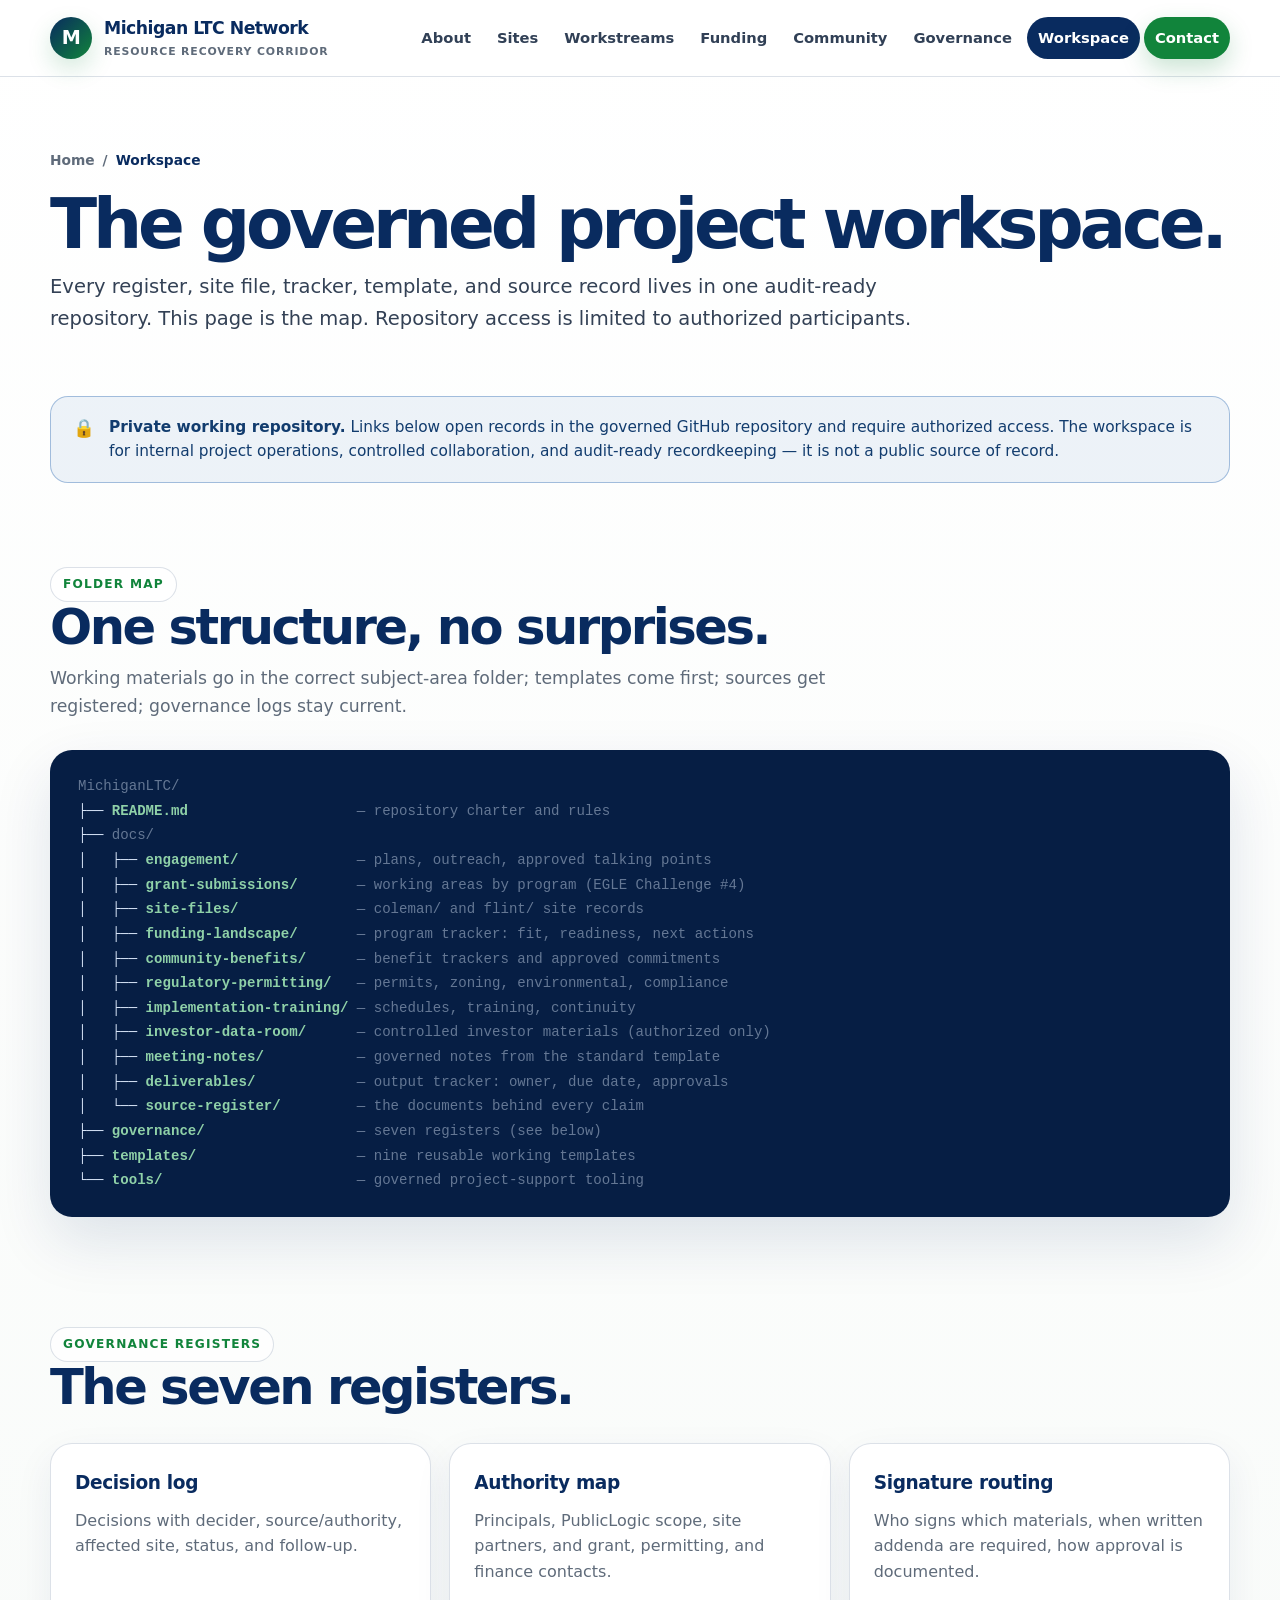
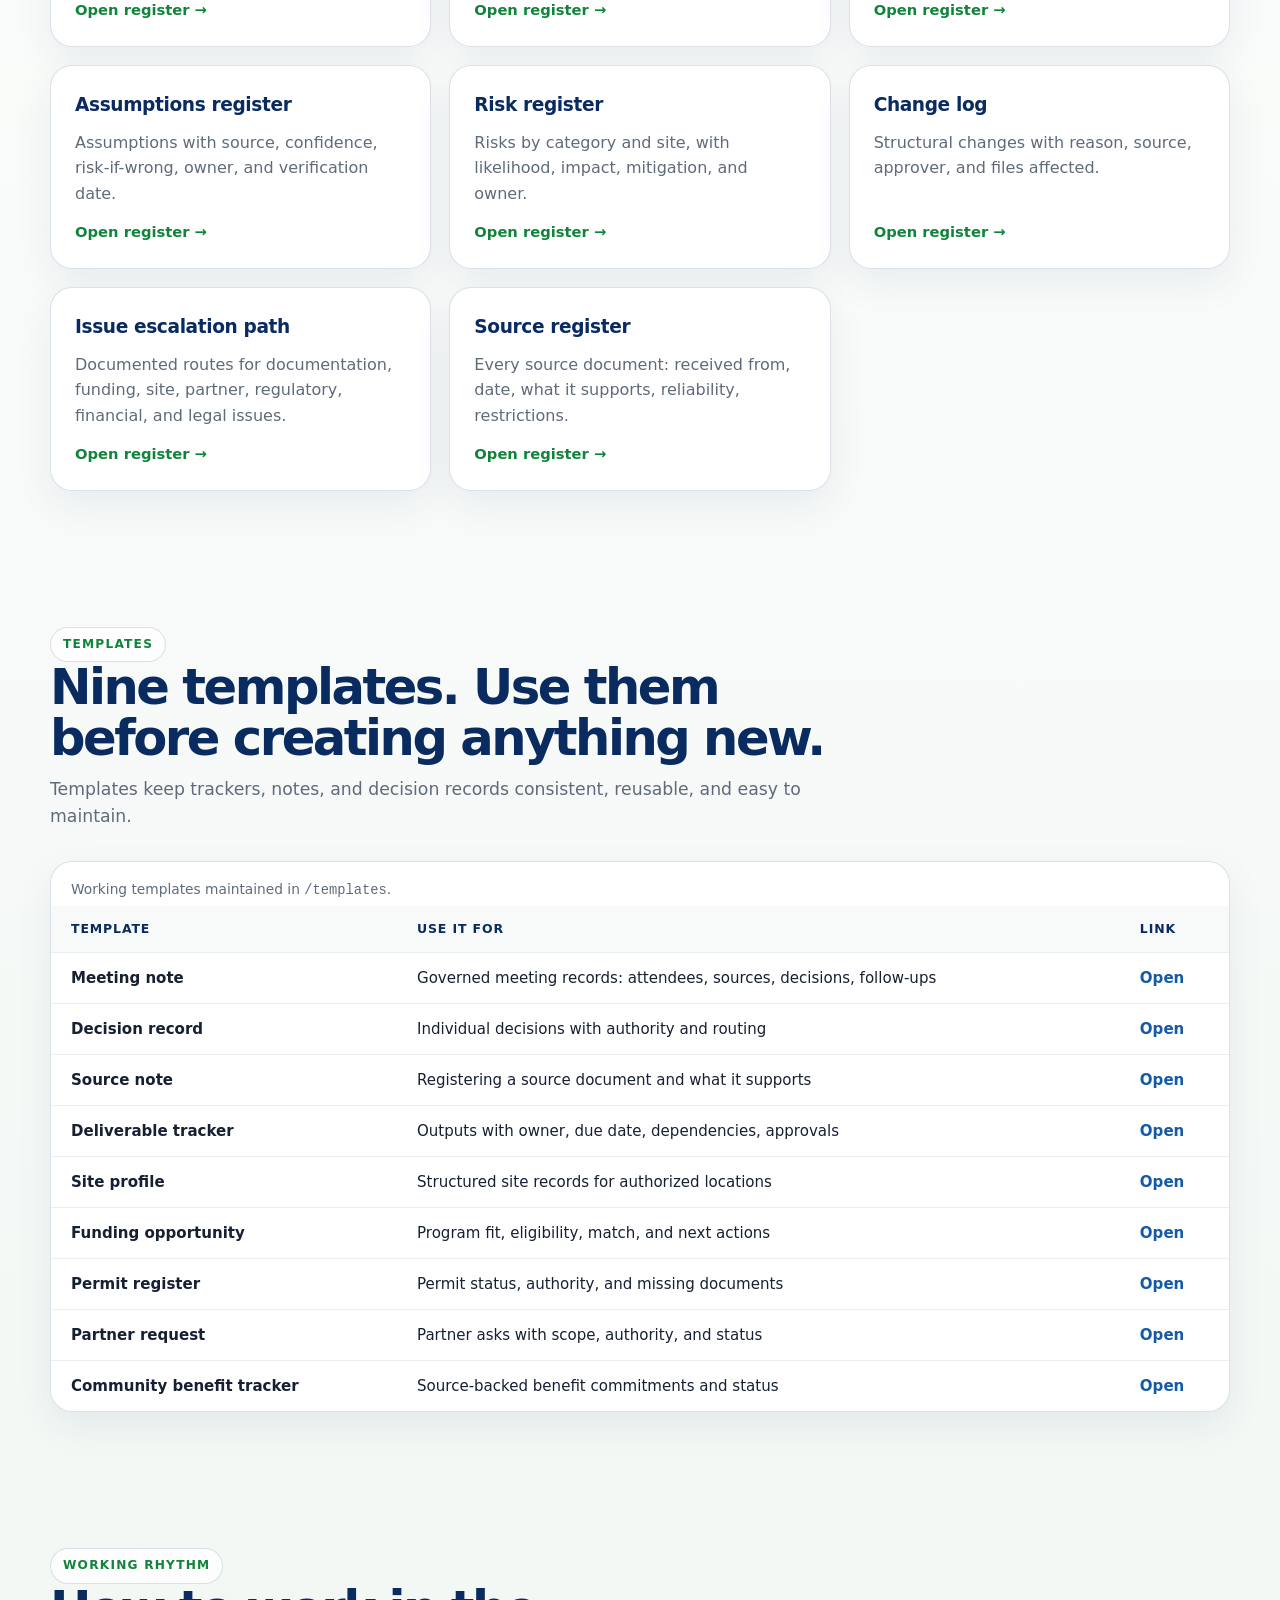
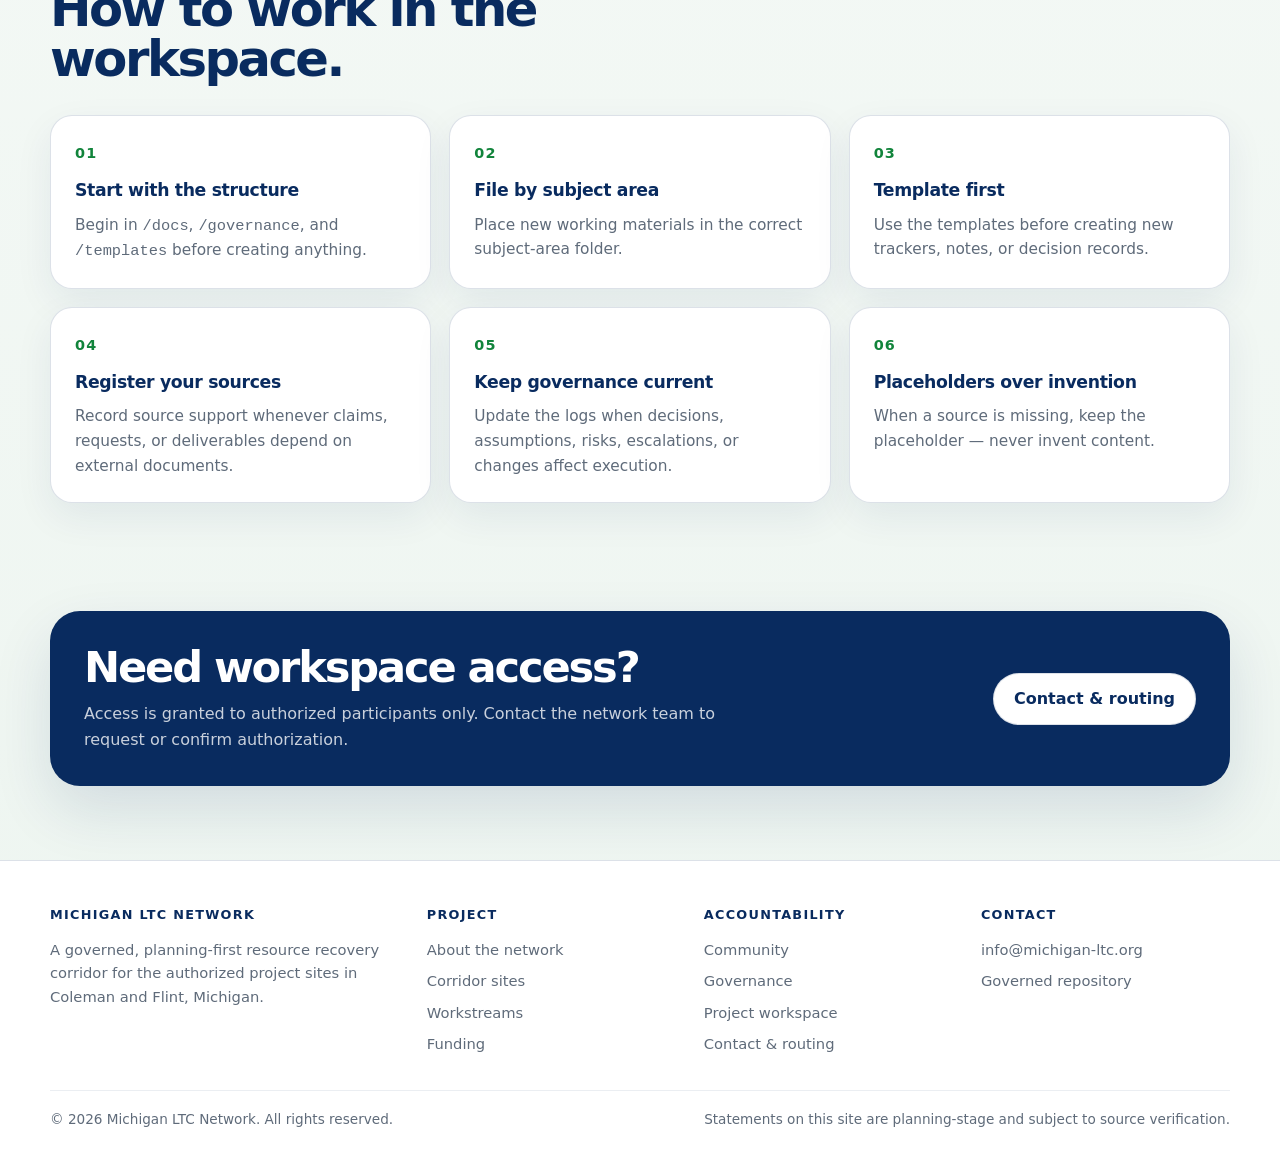
<file: workspace.html>
<!doctype html>
<html lang="en">
<head>
  <meta charset="utf-8" />
  <meta name="viewport" content="width=device-width, initial-scale=1" />
  <title>Project Workspace | Michigan LTC Network</title>
  <meta name="description" content="The governed project workspace of the Michigan LTC Network — registers, site files, trackers, templates, and source records, organized for audit-ready work." />
  <link rel="icon" type="image/svg+xml" href="assets/img/mark.svg" />
  <link rel="stylesheet" href="assets/css/site.css" />
</head>
<body>
  <a class="skip-link" href="#main">Skip to main content</a>

  <header class="site-header">
    <nav class="nav" aria-label="Main navigation">
      <a class="brand" href="index.html" aria-label="Michigan LTC Network home">
        <span class="brand-mark" aria-hidden="true">M</span>
        <span>Michigan LTC Network<small>Resource Recovery Corridor</small></span>
      </a>
      <button class="nav-toggle" type="button" aria-expanded="false" aria-controls="site-nav">Menu</button>
      <div class="nav-links" id="site-nav">
        <a href="about.html">About</a>
        <a href="sites.html">Sites</a>
        <a href="workstreams.html">Workstreams</a>
        <a href="funding.html">Funding</a>
        <a href="community.html">Community</a>
        <a href="governance.html">Governance</a>
        <a href="workspace.html">Workspace</a>
        <a class="nav-cta" href="contact.html">Contact</a>
      </div>
    </nav>
  </header>

  <main id="main">
    <div class="page-hero">
      <nav class="crumbs" aria-label="Breadcrumb">
        <a href="index.html">Home</a> <span aria-hidden="true">/</span> <span aria-current="page">Workspace</span>
      </nav>
      <h1>The governed project workspace.</h1>
      <p class="lead">Every register, site file, tracker, template, and source record lives in one audit-ready repository. This page is the map. Repository access is limited to authorized participants.</p>
    </div>

    <section class="reveal tight" aria-label="Workspace access note">
      <div class="notice blue" role="note">
        <span class="notice-icon" aria-hidden="true">🔒</span>
        <span><strong>Private working repository.</strong> Links below open records in the governed GitHub repository and require authorized access. The workspace is for internal project operations, controlled collaboration, and audit-ready recordkeeping — it is not a public source of record.</span>
      </div>
    </section>

    <section class="reveal tight" aria-labelledby="map-title">
      <div class="section-head">
        <span class="eyebrow">Folder map</span>
        <h2 id="map-title">One structure, no surprises.</h2>
        <p>Working materials go in the correct subject-area folder; templates come first; sources get registered; governance logs stay current.</p>
      </div>
      <pre class="tree" aria-label="Repository folder map">
<span class="dim">MichiganLTC/</span>
├── <a href="https://github.com/97n8/MichiganLTC/blob/main/README.md" rel="noopener">README.md</a>                    <span class="dim">— repository charter and rules</span>
├── <span class="dim">docs/</span>
│   ├── <a href="https://github.com/97n8/MichiganLTC/tree/main/docs/engagement" rel="noopener">engagement/</a>              <span class="dim">— plans, outreach, approved talking points</span>
│   ├── <a href="https://github.com/97n8/MichiganLTC/tree/main/docs/grant-submissions" rel="noopener">grant-submissions/</a>       <span class="dim">— working areas by program (EGLE Challenge #4)</span>
│   ├── <a href="https://github.com/97n8/MichiganLTC/tree/main/docs/site-files" rel="noopener">site-files/</a>              <span class="dim">— coleman/ and flint/ site records</span>
│   ├── <a href="https://github.com/97n8/MichiganLTC/tree/main/docs/funding-landscape" rel="noopener">funding-landscape/</a>       <span class="dim">— program tracker: fit, readiness, next actions</span>
│   ├── <a href="https://github.com/97n8/MichiganLTC/tree/main/docs/community-benefits" rel="noopener">community-benefits/</a>      <span class="dim">— benefit trackers and approved commitments</span>
│   ├── <a href="https://github.com/97n8/MichiganLTC/tree/main/docs/regulatory-permitting" rel="noopener">regulatory-permitting/</a>   <span class="dim">— permits, zoning, environmental, compliance</span>
│   ├── <a href="https://github.com/97n8/MichiganLTC/tree/main/docs/implementation-training" rel="noopener">implementation-training/</a> <span class="dim">— schedules, training, continuity</span>
│   ├── <a href="https://github.com/97n8/MichiganLTC/tree/main/docs/investor-data-room" rel="noopener">investor-data-room/</a>      <span class="dim">— controlled investor materials (authorized only)</span>
│   ├── <a href="https://github.com/97n8/MichiganLTC/tree/main/docs/meeting-notes" rel="noopener">meeting-notes/</a>           <span class="dim">— governed notes from the standard template</span>
│   ├── <a href="https://github.com/97n8/MichiganLTC/tree/main/docs/deliverables" rel="noopener">deliverables/</a>            <span class="dim">— output tracker: owner, due date, approvals</span>
│   └── <a href="https://github.com/97n8/MichiganLTC/tree/main/docs/source-register" rel="noopener">source-register/</a>         <span class="dim">— the documents behind every claim</span>
├── <a href="https://github.com/97n8/MichiganLTC/tree/main/governance" rel="noopener">governance/</a>                  <span class="dim">— seven registers (see below)</span>
├── <a href="https://github.com/97n8/MichiganLTC/tree/main/templates" rel="noopener">templates/</a>                   <span class="dim">— nine reusable working templates</span>
└── <a href="https://github.com/97n8/MichiganLTC/tree/main/tools" rel="noopener">tools/</a>                       <span class="dim">— governed project-support tooling</span></pre>
    </section>

    <section class="reveal" aria-labelledby="registers-title">
      <div class="section-head">
        <span class="eyebrow">Governance registers</span>
        <h2 id="registers-title">The seven registers.</h2>
      </div>
      <div class="cards">
        <article class="card link-card">
          <div>
            <h3>Decision log</h3>
            <p>Decisions with decider, source/authority, affected site, status, and follow-up.</p>
          </div>
          <a class="card-arrow" href="https://github.com/97n8/MichiganLTC/blob/main/governance/decision-log.md" rel="noopener">Open register →</a>
        </article>
        <article class="card link-card">
          <div>
            <h3>Authority map</h3>
            <p>Principals, PublicLogic scope, site partners, and grant, permitting, and finance contacts.</p>
          </div>
          <a class="card-arrow" href="https://github.com/97n8/MichiganLTC/blob/main/governance/authority-map.md" rel="noopener">Open register →</a>
        </article>
        <article class="card link-card">
          <div>
            <h3>Signature routing</h3>
            <p>Who signs which materials, when written addenda are required, how approval is documented.</p>
          </div>
          <a class="card-arrow" href="https://github.com/97n8/MichiganLTC/blob/main/governance/signature-routing.md" rel="noopener">Open register →</a>
        </article>
        <article class="card link-card">
          <div>
            <h3>Assumptions register</h3>
            <p>Assumptions with source, confidence, risk-if-wrong, owner, and verification date.</p>
          </div>
          <a class="card-arrow" href="https://github.com/97n8/MichiganLTC/blob/main/governance/assumptions-register.md" rel="noopener">Open register →</a>
        </article>
        <article class="card link-card">
          <div>
            <h3>Risk register</h3>
            <p>Risks by category and site, with likelihood, impact, mitigation, and owner.</p>
          </div>
          <a class="card-arrow" href="https://github.com/97n8/MichiganLTC/blob/main/governance/risk-register.md" rel="noopener">Open register →</a>
        </article>
        <article class="card link-card">
          <div>
            <h3>Change log</h3>
            <p>Structural changes with reason, source, approver, and files affected.</p>
          </div>
          <a class="card-arrow" href="https://github.com/97n8/MichiganLTC/blob/main/governance/change-log.md" rel="noopener">Open register →</a>
        </article>
        <article class="card link-card">
          <div>
            <h3>Issue escalation path</h3>
            <p>Documented routes for documentation, funding, site, partner, regulatory, financial, and legal issues.</p>
          </div>
          <a class="card-arrow" href="https://github.com/97n8/MichiganLTC/blob/main/governance/issue-escalation-path.md" rel="noopener">Open register →</a>
        </article>
        <article class="card link-card">
          <div>
            <h3>Source register</h3>
            <p>Every source document: received from, date, what it supports, reliability, restrictions.</p>
          </div>
          <a class="card-arrow" href="https://github.com/97n8/MichiganLTC/blob/main/docs/source-register/README.md" rel="noopener">Open register →</a>
        </article>
      </div>
    </section>

    <section class="reveal" aria-labelledby="templates-title">
      <div class="section-head">
        <span class="eyebrow">Templates</span>
        <h2 id="templates-title">Nine templates. Use them before creating anything new.</h2>
        <p>Templates keep trackers, notes, and decision records consistent, reusable, and easy to maintain.</p>
      </div>
      <div class="table-wrap">
        <table>
          <caption>Working templates maintained in <code>/templates</code>.</caption>
          <thead>
            <tr>
              <th scope="col">Template</th>
              <th scope="col">Use it for</th>
              <th scope="col">Link</th>
            </tr>
          </thead>
          <tbody>
            <tr><td><strong>Meeting note</strong></td><td>Governed meeting records: attendees, sources, decisions, follow-ups</td><td><a href="https://github.com/97n8/MichiganLTC/blob/main/templates/meeting-note-template.md" rel="noopener">Open</a></td></tr>
            <tr><td><strong>Decision record</strong></td><td>Individual decisions with authority and routing</td><td><a href="https://github.com/97n8/MichiganLTC/blob/main/templates/decision-record-template.md" rel="noopener">Open</a></td></tr>
            <tr><td><strong>Source note</strong></td><td>Registering a source document and what it supports</td><td><a href="https://github.com/97n8/MichiganLTC/blob/main/templates/source-note-template.md" rel="noopener">Open</a></td></tr>
            <tr><td><strong>Deliverable tracker</strong></td><td>Outputs with owner, due date, dependencies, approvals</td><td><a href="https://github.com/97n8/MichiganLTC/blob/main/templates/deliverable-tracker-template.md" rel="noopener">Open</a></td></tr>
            <tr><td><strong>Site profile</strong></td><td>Structured site records for authorized locations</td><td><a href="https://github.com/97n8/MichiganLTC/blob/main/templates/site-profile-template.md" rel="noopener">Open</a></td></tr>
            <tr><td><strong>Funding opportunity</strong></td><td>Program fit, eligibility, match, and next actions</td><td><a href="https://github.com/97n8/MichiganLTC/blob/main/templates/funding-opportunity-template.md" rel="noopener">Open</a></td></tr>
            <tr><td><strong>Permit register</strong></td><td>Permit status, authority, and missing documents</td><td><a href="https://github.com/97n8/MichiganLTC/blob/main/templates/permit-register-template.md" rel="noopener">Open</a></td></tr>
            <tr><td><strong>Partner request</strong></td><td>Partner asks with scope, authority, and status</td><td><a href="https://github.com/97n8/MichiganLTC/blob/main/templates/partner-request-template.md" rel="noopener">Open</a></td></tr>
            <tr><td><strong>Community benefit tracker</strong></td><td>Source-backed benefit commitments and status</td><td><a href="https://github.com/97n8/MichiganLTC/blob/main/templates/community-benefit-tracker-template.md" rel="noopener">Open</a></td></tr>
          </tbody>
        </table>
      </div>
    </section>

    <section class="reveal" aria-labelledby="howto-title">
      <div class="section-head">
        <span class="eyebrow">Working rhythm</span>
        <h2 id="howto-title">How to work in the workspace.</h2>
      </div>
      <div class="steps">
        <div class="step">
          <h3>Start with the structure</h3>
          <p>Begin in <code>/docs</code>, <code>/governance</code>, and <code>/templates</code> before creating anything.</p>
        </div>
        <div class="step">
          <h3>File by subject area</h3>
          <p>Place new working materials in the correct subject-area folder.</p>
        </div>
        <div class="step">
          <h3>Template first</h3>
          <p>Use the templates before creating new trackers, notes, or decision records.</p>
        </div>
        <div class="step">
          <h3>Register your sources</h3>
          <p>Record source support whenever claims, requests, or deliverables depend on external documents.</p>
        </div>
        <div class="step">
          <h3>Keep governance current</h3>
          <p>Update the logs when decisions, assumptions, risks, escalations, or changes affect execution.</p>
        </div>
        <div class="step">
          <h3>Placeholders over invention</h3>
          <p>When a source is missing, keep the placeholder — never invent content.</p>
        </div>
      </div>
    </section>

    <aside class="contact-band" aria-labelledby="cta-title">
      <div>
        <h2 id="cta-title">Need workspace access?</h2>
        <p>Access is granted to authorized participants only. Contact the network team to request or confirm authorization.</p>
      </div>
      <a class="button secondary" href="contact.html">Contact &amp; routing</a>
    </aside>
  </main>

  <footer class="site-footer">
    <div class="footer-grid">
      <div class="footer-brand">
        <h3>Michigan LTC Network</h3>
        <p>A governed, planning-first resource recovery corridor for the authorized project sites in Coleman and Flint, Michigan.</p>
      </div>
      <div>
        <h3>Project</h3>
        <ul>
          <li><a href="about.html">About the network</a></li>
          <li><a href="sites.html">Corridor sites</a></li>
          <li><a href="workstreams.html">Workstreams</a></li>
          <li><a href="funding.html">Funding</a></li>
        </ul>
      </div>
      <div>
        <h3>Accountability</h3>
        <ul>
          <li><a href="community.html">Community</a></li>
          <li><a href="governance.html">Governance</a></li>
          <li><a href="workspace.html">Project workspace</a></li>
          <li><a href="contact.html">Contact &amp; routing</a></li>
        </ul>
      </div>
      <div>
        <h3>Contact</h3>
        <ul>
          <li><a href="mailto:info@michigan-ltc.org">info@michigan-ltc.org</a></li>
          <li><a href="https://github.com/97n8/MichiganLTC" rel="noopener">Governed repository</a></li>
        </ul>
      </div>
    </div>
    <div class="footer-legal">
      <span>&copy; <span data-year>2026</span> Michigan LTC Network. All rights reserved.</span>
      <span>Statements on this site are planning-stage and subject to source verification.</span>
    </div>
  </footer>

  <script src="assets/js/site.js"></script>
</body>
</html>
</file>
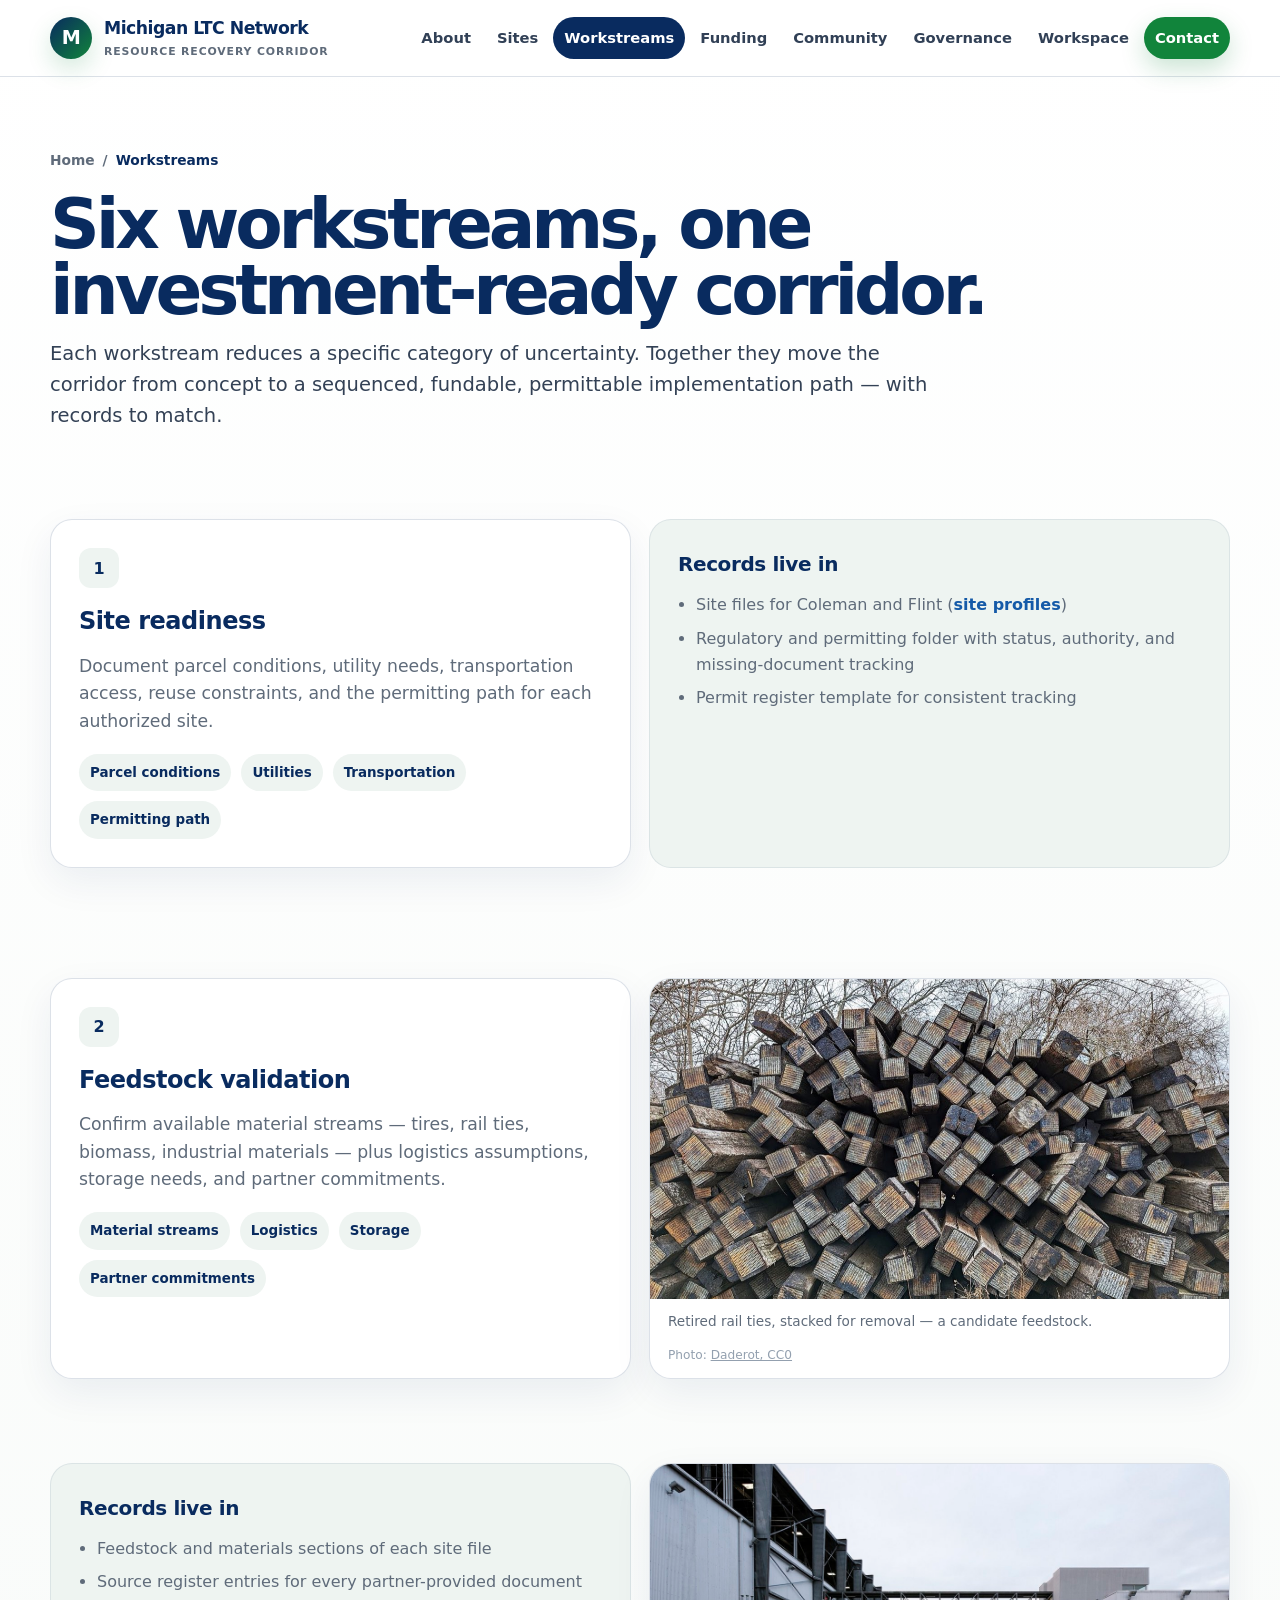
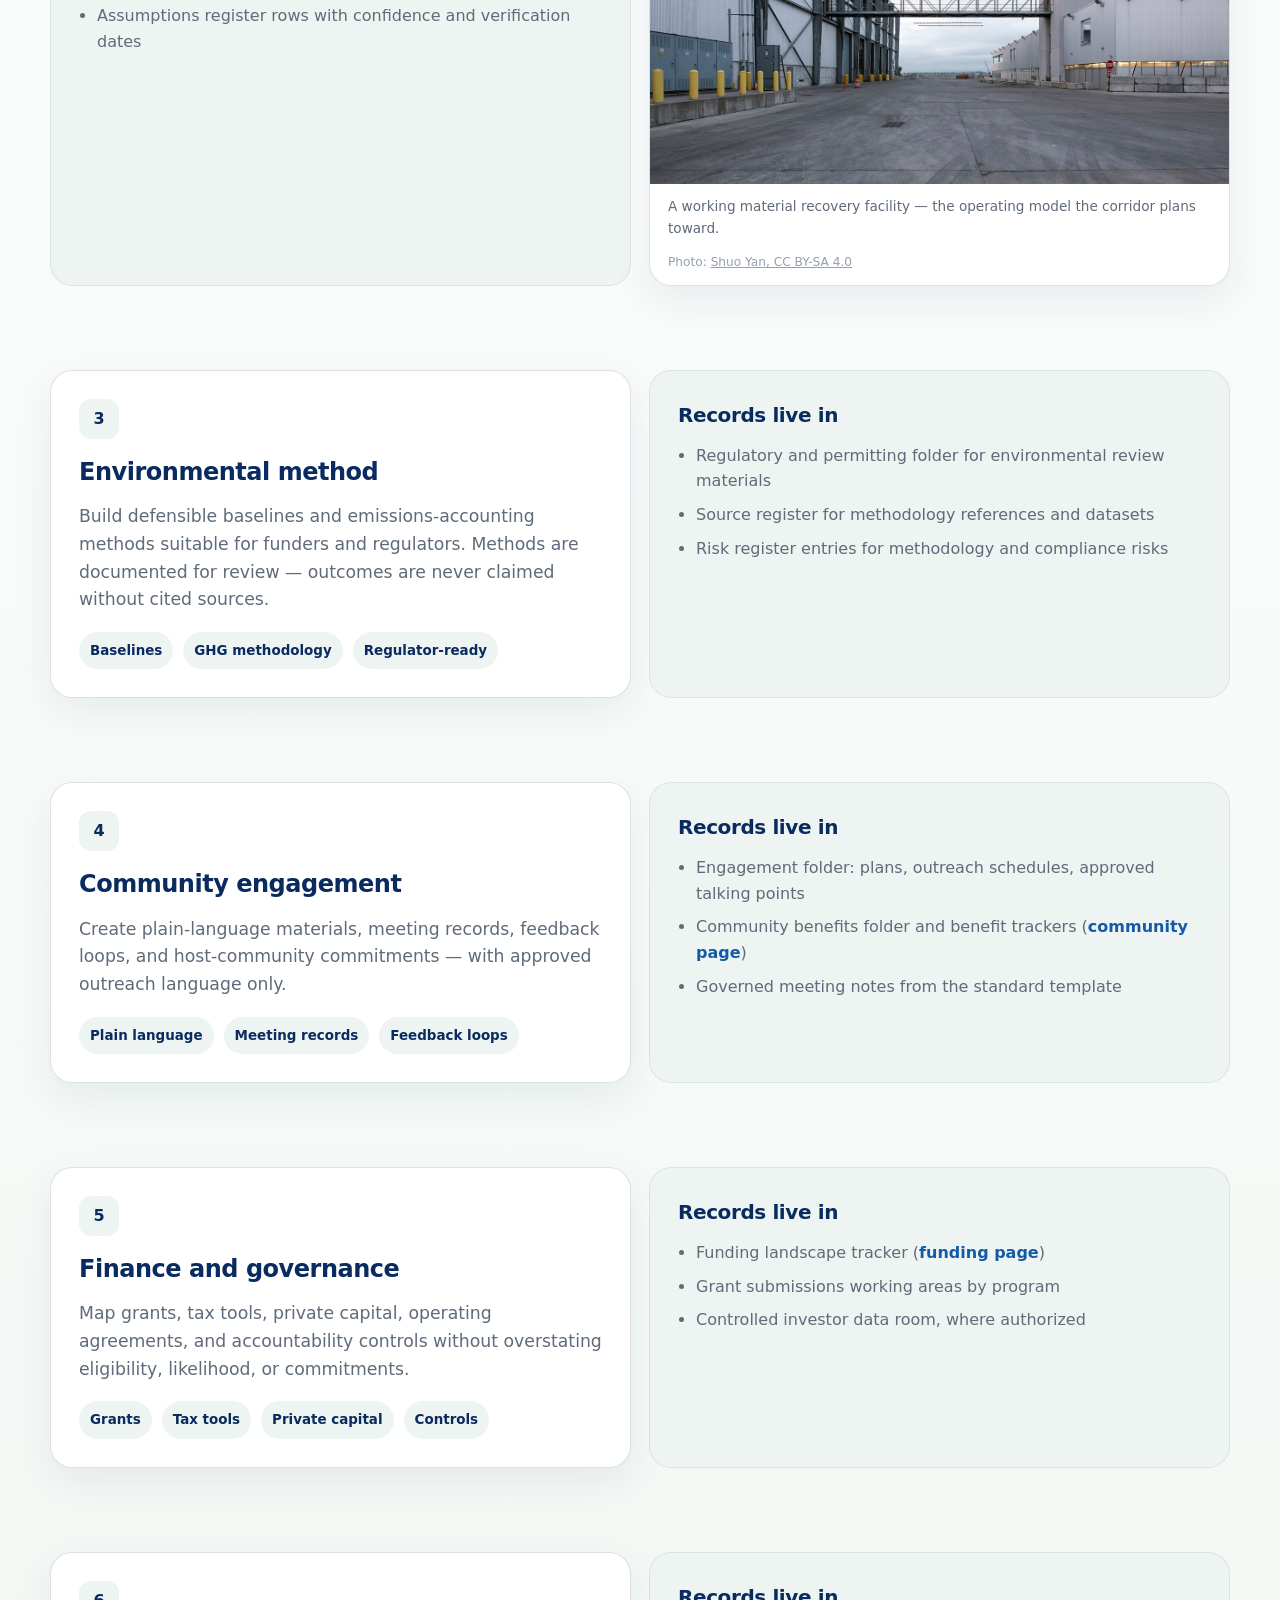
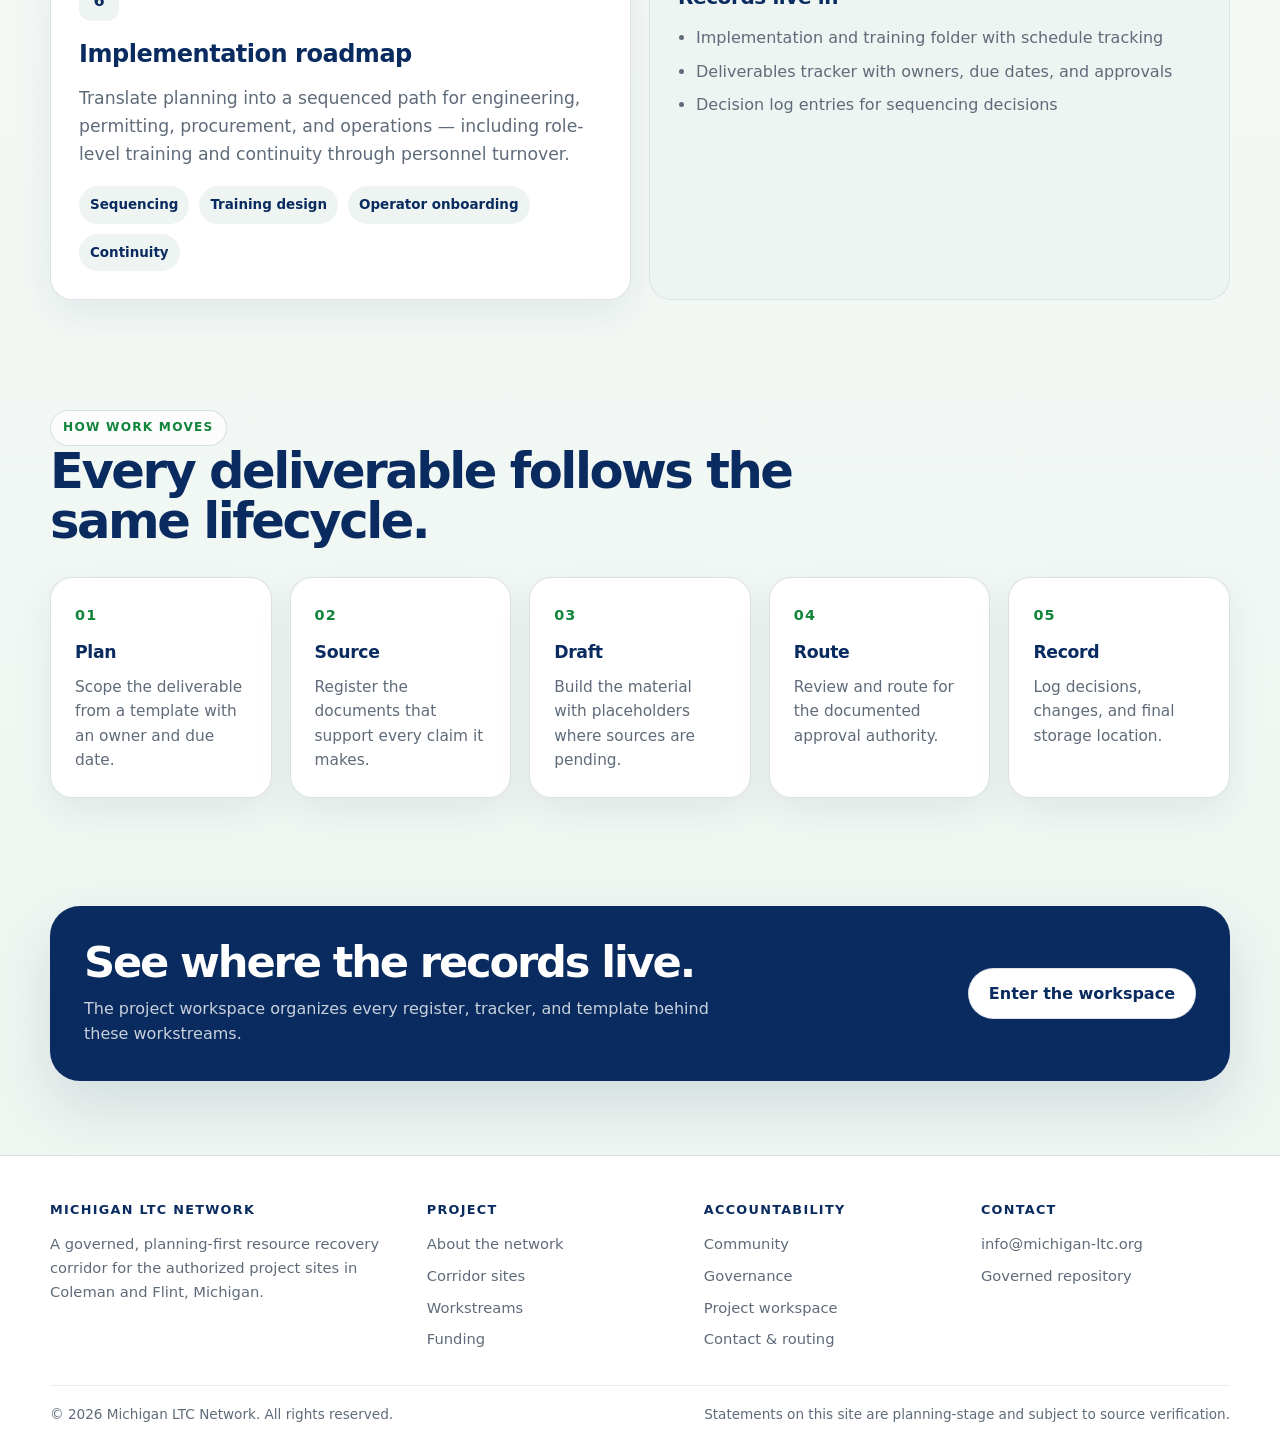
<file: workstreams.html>
<!doctype html>
<html lang="en">
<head>
  <meta charset="utf-8" />
  <meta name="viewport" content="width=device-width, initial-scale=1" />
  <title>Workstreams | Michigan LTC Network</title>
  <meta name="description" content="The six coordinated planning workstreams that make the Michigan LTC Network Resource Recovery Corridor investment-ready." />
  <link rel="icon" type="image/svg+xml" href="assets/img/mark.svg" />
  <link rel="stylesheet" href="assets/css/site.css" />
</head>
<body>
  <a class="skip-link" href="#main">Skip to main content</a>

  <header class="site-header">
    <nav class="nav" aria-label="Main navigation">
      <a class="brand" href="index.html" aria-label="Michigan LTC Network home">
        <span class="brand-mark" aria-hidden="true">M</span>
        <span>Michigan LTC Network<small>Resource Recovery Corridor</small></span>
      </a>
      <button class="nav-toggle" type="button" aria-expanded="false" aria-controls="site-nav">Menu</button>
      <div class="nav-links" id="site-nav">
        <a href="about.html">About</a>
        <a href="sites.html">Sites</a>
        <a href="workstreams.html">Workstreams</a>
        <a href="funding.html">Funding</a>
        <a href="community.html">Community</a>
        <a href="governance.html">Governance</a>
        <a href="workspace.html">Workspace</a>
        <a class="nav-cta" href="contact.html">Contact</a>
      </div>
    </nav>
  </header>

  <main id="main">
    <div class="page-hero">
      <nav class="crumbs" aria-label="Breadcrumb">
        <a href="index.html">Home</a> <span aria-hidden="true">/</span> <span aria-current="page">Workstreams</span>
      </nav>
      <h1>Six workstreams, one investment-ready corridor.</h1>
      <p class="lead">Each workstream reduces a specific category of uncertainty. Together they move the corridor from concept to a sequenced, fundable, permittable implementation path — with records to match.</p>
    </div>

    <section class="reveal" id="site-readiness" aria-labelledby="ws1-title">
      <div class="split">
        <div class="panel">
          <span class="num-badge">1</span>
          <h3 id="ws1-title" style="font-size:1.5rem;">Site readiness</h3>
          <p class="lead-muted">Document parcel conditions, utility needs, transportation access, reuse constraints, and the permitting path for each authorized site.</p>
          <div class="pill-row">
            <span class="pill">Parcel conditions</span>
            <span class="pill">Utilities</span>
            <span class="pill">Transportation</span>
            <span class="pill">Permitting path</span>
          </div>
        </div>
        <div class="panel mist">
          <h3>Records live in</h3>
          <ul>
            <li>Site files for Coleman and Flint (<a href="sites.html" style="color: var(--blue); font-weight:700;">site profiles</a>)</li>
            <li>Regulatory and permitting folder with status, authority, and missing-document tracking</li>
            <li>Permit register template for consistent tracking</li>
          </ul>
        </div>
      </div>
    </section>

    <section class="reveal tight" id="feedstock" aria-labelledby="ws2-title">
      <div class="split">
        <div class="panel">
          <span class="num-badge">2</span>
          <h3 id="ws2-title" style="font-size:1.5rem;">Feedstock validation</h3>
          <p class="lead-muted">Confirm available material streams — tires, rail ties, biomass, industrial materials — plus logistics assumptions, storage needs, and partner commitments.</p>
          <div class="pill-row">
            <span class="pill">Material streams</span>
            <span class="pill">Logistics</span>
            <span class="pill">Storage</span>
            <span class="pill">Partner commitments</span>
          </div>
        </div>
        <figure class="photo-figure">
          <img src="assets/img/photos/rail-ties.jpg" alt="A large stack of retired wooden railroad ties with rusted tie plates" loading="lazy" />
          <figcaption>
            <span>Retired rail ties, stacked for removal — a candidate feedstock.</span>
            <span class="credit">Photo: <a href="https://commons.wikimedia.org/wiki/File:Stack_of_railroad_ties_-_Fitchburg_Cutoff_-_Belmont,_MA.jpg" rel="noopener">Daderot, CC0</a></span>
          </figcaption>
        </figure>
      </div>
    </section>

    <section class="reveal tight" id="feedstock-records" aria-labelledby="ws2b-title">
      <div class="split">
        <div class="panel mist">
          <h3 id="ws2b-title">Records live in</h3>
          <ul>
            <li>Feedstock and materials sections of each site file</li>
            <li>Source register entries for every partner-provided document</li>
            <li>Assumptions register rows with confidence and verification dates</li>
          </ul>
        </div>
        <figure class="photo-figure">
          <img src="assets/img/photos/hero-mrf.jpg" alt="Yard between processing buildings at a material recovery facility, connected by an overhead conveyor bridge" loading="lazy" />
          <figcaption>
            <span>A working material recovery facility — the operating model the corridor plans toward.</span>
            <span class="credit">Photo: <a href="https://commons.wikimedia.org/wiki/File:Sunset_Park_Material_Recovery_Facility_-_SY2.jpg" rel="noopener">Shuo Yan, CC BY-SA 4.0</a></span>
          </figcaption>
        </figure>
      </div>
    </section>

    <section class="reveal tight" id="environmental" aria-labelledby="ws3-title">
      <div class="split">
        <div class="panel">
          <span class="num-badge">3</span>
          <h3 id="ws3-title" style="font-size:1.5rem;">Environmental method</h3>
          <p class="lead-muted">Build defensible baselines and emissions-accounting methods suitable for funders and regulators. Methods are documented for review — outcomes are never claimed without cited sources.</p>
          <div class="pill-row">
            <span class="pill">Baselines</span>
            <span class="pill">GHG methodology</span>
            <span class="pill">Regulator-ready</span>
          </div>
        </div>
        <div class="panel mist">
          <h3>Records live in</h3>
          <ul>
            <li>Regulatory and permitting folder for environmental review materials</li>
            <li>Source register for methodology references and datasets</li>
            <li>Risk register entries for methodology and compliance risks</li>
          </ul>
        </div>
      </div>
    </section>

    <section class="reveal tight" id="engagement" aria-labelledby="ws4-title">
      <div class="split">
        <div class="panel">
          <span class="num-badge">4</span>
          <h3 id="ws4-title" style="font-size:1.5rem;">Community engagement</h3>
          <p class="lead-muted">Create plain-language materials, meeting records, feedback loops, and host-community commitments — with approved outreach language only.</p>
          <div class="pill-row">
            <span class="pill">Plain language</span>
            <span class="pill">Meeting records</span>
            <span class="pill">Feedback loops</span>
          </div>
        </div>
        <div class="panel mist">
          <h3>Records live in</h3>
          <ul>
            <li>Engagement folder: plans, outreach schedules, approved talking points</li>
            <li>Community benefits folder and benefit trackers (<a href="community.html" style="color: var(--blue); font-weight:700;">community page</a>)</li>
            <li>Governed meeting notes from the standard template</li>
          </ul>
        </div>
      </div>
    </section>

    <section class="reveal tight" id="finance" aria-labelledby="ws5-title">
      <div class="split">
        <div class="panel">
          <span class="num-badge">5</span>
          <h3 id="ws5-title" style="font-size:1.5rem;">Finance and governance</h3>
          <p class="lead-muted">Map grants, tax tools, private capital, operating agreements, and accountability controls without overstating eligibility, likelihood, or commitments.</p>
          <div class="pill-row">
            <span class="pill">Grants</span>
            <span class="pill">Tax tools</span>
            <span class="pill">Private capital</span>
            <span class="pill">Controls</span>
          </div>
        </div>
        <div class="panel mist">
          <h3>Records live in</h3>
          <ul>
            <li>Funding landscape tracker (<a href="funding.html" style="color: var(--blue); font-weight:700;">funding page</a>)</li>
            <li>Grant submissions working areas by program</li>
            <li>Controlled investor data room, where authorized</li>
          </ul>
        </div>
      </div>
    </section>

    <section class="reveal tight" id="roadmap" aria-labelledby="ws6-title">
      <div class="split">
        <div class="panel">
          <span class="num-badge">6</span>
          <h3 id="ws6-title" style="font-size:1.5rem;">Implementation roadmap</h3>
          <p class="lead-muted">Translate planning into a sequenced path for engineering, permitting, procurement, and operations — including role-level training and continuity through personnel turnover.</p>
          <div class="pill-row">
            <span class="pill">Sequencing</span>
            <span class="pill">Training design</span>
            <span class="pill">Operator onboarding</span>
            <span class="pill">Continuity</span>
          </div>
        </div>
        <div class="panel mist">
          <h3>Records live in</h3>
          <ul>
            <li>Implementation and training folder with schedule tracking</li>
            <li>Deliverables tracker with owners, due dates, and approvals</li>
            <li>Decision log entries for sequencing decisions</li>
          </ul>
        </div>
      </div>
    </section>

    <section class="reveal" aria-labelledby="lifecycle-title">
      <div class="section-head">
        <span class="eyebrow">How work moves</span>
        <h2 id="lifecycle-title">Every deliverable follows the same lifecycle.</h2>
      </div>
      <div class="steps" style="grid-template-columns: repeat(5, 1fr);">
        <div class="step">
          <h3>Plan</h3>
          <p>Scope the deliverable from a template with an owner and due date.</p>
        </div>
        <div class="step">
          <h3>Source</h3>
          <p>Register the documents that support every claim it makes.</p>
        </div>
        <div class="step">
          <h3>Draft</h3>
          <p>Build the material with placeholders where sources are pending.</p>
        </div>
        <div class="step">
          <h3>Route</h3>
          <p>Review and route for the documented approval authority.</p>
        </div>
        <div class="step">
          <h3>Record</h3>
          <p>Log decisions, changes, and final storage location.</p>
        </div>
      </div>
    </section>

    <aside class="contact-band" aria-labelledby="cta-title">
      <div>
        <h2 id="cta-title">See where the records live.</h2>
        <p>The project workspace organizes every register, tracker, and template behind these workstreams.</p>
      </div>
      <a class="button secondary" href="workspace.html">Enter the workspace</a>
    </aside>
  </main>

  <footer class="site-footer">
    <div class="footer-grid">
      <div class="footer-brand">
        <h3>Michigan LTC Network</h3>
        <p>A governed, planning-first resource recovery corridor for the authorized project sites in Coleman and Flint, Michigan.</p>
      </div>
      <div>
        <h3>Project</h3>
        <ul>
          <li><a href="about.html">About the network</a></li>
          <li><a href="sites.html">Corridor sites</a></li>
          <li><a href="workstreams.html">Workstreams</a></li>
          <li><a href="funding.html">Funding</a></li>
        </ul>
      </div>
      <div>
        <h3>Accountability</h3>
        <ul>
          <li><a href="community.html">Community</a></li>
          <li><a href="governance.html">Governance</a></li>
          <li><a href="workspace.html">Project workspace</a></li>
          <li><a href="contact.html">Contact &amp; routing</a></li>
        </ul>
      </div>
      <div>
        <h3>Contact</h3>
        <ul>
          <li><a href="mailto:info@michigan-ltc.org">info@michigan-ltc.org</a></li>
          <li><a href="https://github.com/97n8/MichiganLTC" rel="noopener">Governed repository</a></li>
        </ul>
      </div>
    </div>
    <div class="footer-legal">
      <span>&copy; <span data-year>2026</span> Michigan LTC Network. All rights reserved.</span>
      <span>Statements on this site are planning-stage and subject to source verification.</span>
    </div>
  </footer>

  <script src="assets/js/site.js"></script>
</body>
</html>
</file>
<file: assets/css/site.css>
/* Michigan LTC Network — shared site styles */

:root {
  --navy: #092b5f;
  --navy-deep: #061e44;
  --blue: #155aa8;
  --green: #11843b;
  --green-deep: #0f6f39;
  --gold: #d7a842;
  --ink: #172033;
  --muted: #5f6b7a;
  --mist: #eef4f1;
  --paper: #f7faf8;
  --white: #ffffff;
  --line: rgba(9, 43, 95, 0.14);
  --line-soft: rgba(9, 43, 95, 0.08);
  --shadow: 0 24px 60px rgba(9, 43, 95, 0.12);
  --shadow-soft: 0 14px 38px rgba(9, 43, 95, 0.07);
  --radius: 22px;
  --radius-lg: 30px;
  --measure: 72ch;
  --wrap: min(1180px, calc(100% - 40px));
  --font: Inter, ui-sans-serif, system-ui, -apple-system, BlinkMacSystemFont, "Segoe UI", Roboto, sans-serif;
}

* {
  box-sizing: border-box;
}

html {
  scroll-behavior: smooth;
}

body {
  margin: 0;
  font-family: var(--font);
  color: var(--ink);
  background: linear-gradient(180deg, #ffffff 0%, #f7faf8 52%, #edf5f0 100%);
  line-height: 1.6;
  -webkit-font-smoothing: antialiased;
}

a {
  color: inherit;
  text-decoration: none;
}

img,
svg {
  max-width: 100%;
  height: auto;
}

:focus-visible {
  outline: 3px solid var(--blue);
  outline-offset: 2px;
  border-radius: 6px;
}

.skip-link {
  position: absolute;
  left: -9999px;
  top: 0;
  z-index: 100;
  padding: 12px 18px;
  background: var(--navy);
  color: var(--white);
  border-radius: 0 0 12px 0;
  font-weight: 700;
}

.skip-link:focus {
  left: 0;
}

/* ---------- Photo hero (home) ---------- */

.hero-photo {
  position: relative;
  color: var(--white);
  background: var(--navy-deep);
}

.hero-photo > img {
  position: absolute;
  inset: 0;
  width: 100%;
  height: 100%;
  object-fit: cover;
  object-position: center 62%;
}

.hero-photo::after {
  content: "";
  position: absolute;
  inset: 0;
  background: linear-gradient(100deg, rgba(6, 24, 52, 0.92) 0%, rgba(6, 30, 68, 0.78) 44%, rgba(9, 43, 95, 0.38) 100%);
}

.hero-photo .hero-inner {
  position: relative;
  z-index: 1;
  width: var(--wrap);
  margin: 0 auto;
  padding: 110px 0 96px;
  max-width: 100%;
}

.hero-photo h1 {
  color: var(--white);
  max-width: 13ch;
}

.hero-photo .lead {
  max-width: 640px;
  color: rgba(255, 255, 255, 0.88);
  font-size: clamp(1.08rem, 2vw, 1.28rem);
  margin: 0 0 30px;
}

.hero-photo .eyebrow {
  color: #9fd8b4;
  border-color: rgba(255, 255, 255, 0.28);
  background: rgba(255, 255, 255, 0.08);
}

.hero-photo .photo-credit {
  position: absolute;
  right: 14px;
  bottom: 10px;
  z-index: 1;
  font-size: 0.72rem;
  color: rgba(255, 255, 255, 0.55);
}

.hero-photo .photo-credit a {
  color: inherit;
  text-decoration: underline;
}

.stat-band {
  width: var(--wrap);
  margin: -46px auto 0;
  position: relative;
  z-index: 2;
  display: grid;
  grid-template-columns: repeat(4, 1fr);
  gap: 14px;
}

.stat-band .stat {
  background: var(--white);
  box-shadow: var(--shadow-soft);
  padding: 20px;
}

/* ---------- Photo figures ---------- */

.photo-figure {
  margin: 0;
  border-radius: var(--radius);
  overflow: hidden;
  border: 1px solid var(--line);
  background: var(--white);
  box-shadow: var(--shadow-soft);
}

.photo-figure img {
  display: block;
  width: 100%;
  height: 320px;
  object-fit: cover;
}

.photo-figure.tall img {
  height: 420px;
}

.photo-figure figcaption {
  padding: 12px 18px;
  font-size: 0.85rem;
  color: var(--muted);
  display: flex;
  justify-content: space-between;
  gap: 14px;
  flex-wrap: wrap;
}

.photo-figure figcaption .credit,
.photo-strip figcaption .credit {
  color: #93a0af;
  font-size: 0.76rem;
  white-space: nowrap;
}

.photo-figure figcaption a,
.photo-strip figcaption a,
.site-card .photo-credit a {
  text-decoration: underline;
  color: inherit;
}

.photo-duo {
  display: grid;
  grid-template-columns: 1fr 1fr;
  gap: 18px;
}

.photo-trio {
  display: grid;
  grid-template-columns: repeat(3, 1fr);
  gap: 18px;
}

.photo-trio .photo-figure img {
  height: 240px;
}

/* ---------- Full-width photo strip ---------- */

.photo-strip {
  margin: 0;
  position: relative;
}

.photo-strip img {
  display: block;
  width: 100%;
  height: 380px;
  object-fit: cover;
}

.photo-strip figcaption {
  position: absolute;
  left: 0;
  right: 0;
  bottom: 0;
  padding: 40px 0 12px;
  background: linear-gradient(180deg, transparent, rgba(6, 24, 52, 0.72));
  color: rgba(255, 255, 255, 0.9);
  font-size: 0.85rem;
}

.photo-strip figcaption .strip-inner {
  width: var(--wrap);
  margin: 0 auto;
  display: flex;
  justify-content: space-between;
  gap: 14px;
  flex-wrap: wrap;
}

.photo-strip figcaption .credit {
  color: rgba(255, 255, 255, 0.6);
}

/* ---------- Photo site cards ---------- */

.site-card.photo {
  padding: 0;
  background: var(--navy-deep);
  min-height: 340px;
}

.site-card.photo > img {
  position: absolute;
  inset: 0;
  width: 100%;
  height: 100%;
  object-fit: cover;
  opacity: 0.85;
}

.site-card.photo::after {
  content: "";
  position: absolute;
  inset: 0;
  width: auto;
  height: auto;
  border-radius: 0;
  background: linear-gradient(190deg, rgba(6, 24, 52, 0.05) 30%, rgba(6, 24, 52, 0.88) 78%);
}

.site-card.photo .site-card-body {
  position: relative;
  z-index: 1;
  margin-top: auto;
  padding: 26px 28px 24px;
}

.site-card.photo .photo-credit {
  position: absolute;
  top: 12px;
  right: 16px;
  z-index: 1;
  font-size: 0.72rem;
  color: rgba(255, 255, 255, 0.65);
  text-shadow: 0 1px 6px rgba(0, 0, 0, 0.5);
}

/* ---------- Media split (text + photo) ---------- */

.media-split {
  display: grid;
  grid-template-columns: minmax(0, 1fr) minmax(0, 1fr);
  gap: 32px;
  align-items: center;
}

.media-split.flip > .photo-figure {
  order: -1;
}

/* ---------- Header ---------- */


.site-header {
  position: sticky;
  top: 0;
  z-index: 40;
  background: rgba(255, 255, 255, 0.88);
  -webkit-backdrop-filter: blur(14px);
  backdrop-filter: blur(14px);
  border-bottom: 1px solid var(--line);
}

.nav {
  width: var(--wrap);
  margin: 0 auto;
  min-height: 76px;
  display: flex;
  align-items: center;
  justify-content: space-between;
  gap: 24px;
}

.brand {
  display: inline-flex;
  align-items: center;
  gap: 12px;
  font-weight: 800;
  letter-spacing: -0.03em;
  color: var(--navy);
  font-size: 1.08rem;
  white-space: nowrap;
}

.brand-mark {
  width: 42px;
  height: 42px;
  flex: none;
  border-radius: 50%;
  display: grid;
  place-items: center;
  background: linear-gradient(135deg, var(--navy), var(--green));
  color: var(--white);
  box-shadow: 0 10px 24px rgba(17, 132, 59, 0.18);
  font-size: 1.2rem;
}

.brand small {
  display: block;
  font-size: 0.68rem;
  font-weight: 650;
  letter-spacing: 0.08em;
  text-transform: uppercase;
  color: var(--muted);
}

.nav-toggle {
  display: none;
  border: 1px solid var(--line);
  background: var(--white);
  color: var(--navy);
  border-radius: 12px;
  padding: 9px 13px;
  font: inherit;
  font-weight: 750;
  cursor: pointer;
}

.nav-links {
  display: flex;
  align-items: center;
  gap: 4px;
  color: #314056;
  font-weight: 650;
  font-size: 0.92rem;
}

.nav-links a {
  padding: 9px 11px;
  border-radius: 999px;
  white-space: nowrap;
}

.nav-links a:hover {
  background: var(--mist);
  color: var(--navy);
}

.nav-links a[aria-current="page"] {
  background: var(--navy);
  color: var(--white);
}

.nav-cta {
  display: inline-flex;
  align-items: center;
  justify-content: center;
  padding: 9px 16px;
  border-radius: 999px;
  color: var(--white) !important;
  background: var(--green);
  box-shadow: 0 10px 24px rgba(17, 132, 59, 0.22);
}

.nav-cta:hover {
  background: var(--green-deep);
}

.nav-links a.nav-cta[aria-current="page"] {
  background: var(--green-deep);
}

/* ---------- Layout primitives ---------- */

main {
  overflow: hidden;
}

section {
  width: var(--wrap);
  margin: 0 auto;
  padding: 68px 0;
}

section.tight {
  padding: 42px 0;
}

.section-head {
  max-width: 790px;
  margin-bottom: 30px;
}

h1 {
  margin: 22px 0 18px;
  color: var(--navy);
  font-size: clamp(2.7rem, 6.4vw, 5.6rem);
  line-height: 0.96;
  letter-spacing: -0.06em;
}

h2 {
  margin: 0 0 12px;
  color: var(--navy);
  font-size: clamp(1.9rem, 4vw, 3.1rem);
  line-height: 1.02;
  letter-spacing: -0.05em;
}

h3 {
  color: var(--navy);
  letter-spacing: -0.02em;
}

.section-head p,
.lead-muted {
  margin: 0;
  color: var(--muted);
  font-size: 1.08rem;
  max-width: var(--measure);
}

.eyebrow {
  display: inline-flex;
  align-items: center;
  gap: 10px;
  padding: 7px 12px;
  border: 1px solid var(--line);
  border-radius: 999px;
  background: rgba(255, 255, 255, 0.72);
  color: var(--green);
  font-weight: 800;
  font-size: 0.76rem;
  letter-spacing: 0.1em;
  text-transform: uppercase;
}

.button {
  display: inline-flex;
  align-items: center;
  justify-content: center;
  gap: 8px;
  min-height: 48px;
  padding: 12px 20px;
  border-radius: 999px;
  font-weight: 800;
  border: 1px solid transparent;
  cursor: pointer;
}

.button.primary {
  color: var(--white);
  background: var(--navy);
  box-shadow: var(--shadow);
}

.button.primary:hover {
  background: var(--navy-deep);
}

.button.secondary {
  color: var(--navy);
  background: var(--white);
  border-color: var(--line);
}

.button.secondary:hover {
  background: var(--mist);
}

.button.green {
  color: var(--white);
  background: var(--green);
  box-shadow: 0 10px 24px rgba(17, 132, 59, 0.22);
}

.button.green:hover {
  background: var(--green-deep);
}

/* ---------- Hero (home) ---------- */

.hero {
  width: var(--wrap);
  margin: 0 auto;
  padding: 84px 0 66px;
  display: grid;
  grid-template-columns: minmax(0, 1.1fr) minmax(320px, 0.9fr);
  gap: 48px;
  align-items: center;
}

.hero .lead {
  max-width: 690px;
  color: #334155;
  font-size: clamp(1.1rem, 2vw, 1.3rem);
  margin: 0 0 30px;
}

.hero-actions {
  display: flex;
  flex-wrap: wrap;
  gap: 14px;
  align-items: center;
}

.hero-card {
  position: relative;
  padding: 28px;
  border: 1px solid var(--line);
  border-radius: var(--radius-lg);
  background: rgba(255, 255, 255, 0.78);
  box-shadow: var(--shadow);
}

.map-card {
  min-height: 400px;
  display: grid;
  align-content: space-between;
  gap: 18px;
  background:
    radial-gradient(circle at 30% 20%, rgba(17, 132, 59, 0.16), transparent 35%),
    radial-gradient(circle at 80% 40%, rgba(21, 90, 168, 0.14), transparent 36%),
    linear-gradient(135deg, #ffffff, #edf6f1);
}

.corridor-figure {
  margin: 0;
}

.corridor-figure figcaption {
  margin-top: 10px;
  color: var(--muted);
  font-size: 0.85rem;
}

/* ---------- Page hero (interior) ---------- */

.page-hero {
  width: var(--wrap);
  margin: 0 auto;
  padding: 72px 0 20px;
}

.page-hero h1 {
  font-size: clamp(2.4rem, 5.4vw, 4.4rem);
  margin: 20px 0 14px;
}

.page-hero .lead {
  max-width: var(--measure);
  color: #334155;
  font-size: clamp(1.06rem, 1.8vw, 1.22rem);
  margin: 0;
}

.crumbs {
  display: flex;
  flex-wrap: wrap;
  gap: 8px;
  align-items: center;
  color: var(--muted);
  font-size: 0.86rem;
  font-weight: 650;
}

.crumbs a:hover {
  color: var(--navy);
  text-decoration: underline;
}

.crumbs [aria-current="page"] {
  color: var(--navy);
}

/* ---------- Stats ---------- */

.stat-grid {
  display: grid;
  grid-template-columns: repeat(2, 1fr);
  gap: 12px;
}

.stat-grid.four {
  grid-template-columns: repeat(4, 1fr);
}

.stat {
  padding: 16px;
  border-radius: 18px;
  background: rgba(255, 255, 255, 0.82);
  border: 1px solid var(--line);
}

.stat strong {
  display: block;
  color: var(--navy);
  font-size: 1.55rem;
  line-height: 1;
  letter-spacing: -0.04em;
}

.stat span {
  display: block;
  margin-top: 7px;
  color: var(--muted);
  font-size: 0.9rem;
}

/* ---------- Cards ---------- */

.cards {
  display: grid;
  grid-template-columns: repeat(3, 1fr);
  gap: 18px;
}

.cards.two {
  grid-template-columns: repeat(2, 1fr);
}

.card {
  min-height: 180px;
  padding: 24px;
  border-radius: var(--radius);
  background: var(--white);
  border: 1px solid var(--line);
  box-shadow: var(--shadow-soft);
}

.card h3 {
  margin: 0 0 10px;
  font-size: 1.16rem;
}

.card p {
  margin: 0;
  color: var(--muted);
}

.card ul {
  margin: 0;
  padding-left: 18px;
  color: var(--muted);
}

.card li {
  margin: 6px 0;
}

.card .card-kicker {
  display: inline-block;
  margin-bottom: 12px;
  font-size: 0.74rem;
  font-weight: 800;
  letter-spacing: 0.1em;
  text-transform: uppercase;
  color: var(--green);
}

.card.link-card {
  display: flex;
  flex-direction: column;
  justify-content: space-between;
  gap: 14px;
  transition: transform 0.18s ease, box-shadow 0.18s ease, border-color 0.18s ease;
}

.card.link-card:hover {
  transform: translateY(-3px);
  border-color: rgba(17, 132, 59, 0.45);
  box-shadow: var(--shadow);
}

.card-arrow {
  color: var(--green);
  font-weight: 800;
  font-size: 0.92rem;
}

.num-badge {
  display: inline-grid;
  place-items: center;
  width: 40px;
  height: 40px;
  border-radius: 12px;
  background: var(--mist);
  color: var(--navy);
  font-weight: 800;
  margin-bottom: 14px;
}

/* ---------- Pills ---------- */

.pill-row {
  display: flex;
  flex-wrap: wrap;
  gap: 10px;
  margin-top: 18px;
}

.pill {
  padding: 8px 11px;
  border-radius: 999px;
  background: var(--mist);
  color: var(--navy);
  font-weight: 750;
  font-size: 0.84rem;
}

.pill.gold {
  background: rgba(215, 168, 66, 0.16);
  color: #7c5c14;
}

/* ---------- Site cards ---------- */

.sites {
  display: grid;
  grid-template-columns: repeat(2, 1fr);
  gap: 18px;
}

.site-card {
  padding: 28px;
  border-radius: var(--radius);
  color: var(--white);
  background: linear-gradient(135deg, var(--navy), #0c457e);
  min-height: 250px;
  display: flex;
  flex-direction: column;
  justify-content: space-between;
  overflow: hidden;
  position: relative;
}

.site-card.green {
  background: linear-gradient(135deg, #0f6f39, var(--green));
}

.site-card::after {
  content: "";
  position: absolute;
  width: 190px;
  height: 190px;
  right: -54px;
  top: -54px;
  border-radius: 50%;
  background: rgba(255, 255, 255, 0.12);
}

.site-card h3 {
  margin: 0 0 8px;
  color: var(--white);
  font-size: 1.7rem;
  letter-spacing: -0.04em;
}

.site-card p {
  margin: 0;
  color: rgba(255, 255, 255, 0.85);
  position: relative;
  z-index: 1;
}

.site-meta {
  margin-top: 26px;
  display: flex;
  flex-wrap: wrap;
  gap: 10px;
  position: relative;
  z-index: 1;
}

.site-meta span,
.site-meta a {
  border: 1px solid rgba(255, 255, 255, 0.26);
  border-radius: 999px;
  padding: 7px 10px;
  font-size: 0.84rem;
  font-weight: 700;
  color: rgba(255, 255, 255, 0.92);
}

.site-meta a:hover {
  background: rgba(255, 255, 255, 0.16);
}

/* ---------- Tables ---------- */

.table-wrap {
  overflow-x: auto;
  border: 1px solid var(--line);
  border-radius: var(--radius);
  background: var(--white);
  box-shadow: var(--shadow-soft);
}

table {
  width: 100%;
  border-collapse: collapse;
  font-size: 0.94rem;
  min-width: 640px;
}

caption {
  text-align: left;
  padding: 16px 20px 4px;
  color: var(--muted);
  font-size: 0.86rem;
}

th,
td {
  text-align: left;
  padding: 13px 20px;
  border-bottom: 1px solid var(--line-soft);
  vertical-align: top;
}

th {
  color: var(--navy);
  font-size: 0.78rem;
  letter-spacing: 0.07em;
  text-transform: uppercase;
  background: var(--paper);
}

tbody tr:last-child td {
  border-bottom: none;
}

tbody tr:hover {
  background: rgba(238, 244, 241, 0.55);
}

td a {
  color: var(--blue);
  font-weight: 700;
}

td a:hover {
  text-decoration: underline;
}

.status-tag {
  display: inline-block;
  padding: 4px 9px;
  border-radius: 999px;
  font-size: 0.76rem;
  font-weight: 750;
  background: var(--mist);
  color: var(--navy);
  white-space: nowrap;
}

.status-tag.open {
  background: rgba(215, 168, 66, 0.18);
  color: #7c5c14;
}

.status-tag.active {
  background: rgba(17, 132, 59, 0.14);
  color: var(--green-deep);
}

/* ---------- Steps / process ---------- */

.steps {
  display: grid;
  grid-template-columns: repeat(3, 1fr);
  gap: 18px;
  counter-reset: step;
}

.step {
  position: relative;
  padding: 24px;
  border-radius: var(--radius);
  background: var(--white);
  border: 1px solid var(--line);
  box-shadow: var(--shadow-soft);
  counter-increment: step;
}

.step::before {
  content: counter(step, decimal-leading-zero);
  display: inline-block;
  margin-bottom: 12px;
  font-weight: 800;
  font-size: 0.9rem;
  color: var(--green);
  letter-spacing: 0.08em;
}

.step h3 {
  margin: 0 0 8px;
  font-size: 1.08rem;
}

.step p {
  margin: 0;
  color: var(--muted);
  font-size: 0.96rem;
}

/* ---------- Split / contrast panels ---------- */

.split {
  display: grid;
  grid-template-columns: 1fr 1fr;
  gap: 18px;
}

.panel {
  padding: 28px;
  border-radius: var(--radius);
  border: 1px solid var(--line);
  background: var(--white);
  box-shadow: var(--shadow-soft);
}

.panel.navy {
  background: linear-gradient(150deg, var(--navy), #0c457e);
  color: var(--white);
  border-color: transparent;
}

.panel.navy h3,
.panel.navy h2 {
  color: var(--white);
}

.panel.navy p,
.panel.navy li {
  color: rgba(255, 255, 255, 0.82);
}

.panel.mist {
  background: var(--mist);
  border-color: var(--line-soft);
  box-shadow: none;
}

.panel h3 {
  margin: 0 0 12px;
  font-size: 1.25rem;
}

.panel ul {
  margin: 0;
  padding-left: 18px;
  color: var(--muted);
}

.panel li {
  margin: 8px 0;
}

.check-list,
.cross-list {
  list-style: none;
  padding-left: 0 !important;
}

.check-list li,
.cross-list li {
  padding-left: 30px;
  position: relative;
}

.check-list li::before {
  content: "✓";
  position: absolute;
  left: 0;
  top: 0;
  font-weight: 800;
  color: var(--green);
}

.cross-list li::before {
  content: "✕";
  position: absolute;
  left: 0;
  top: 0;
  font-weight: 800;
  color: #b4552d;
}

/* ---------- Folder tree (workspace) ---------- */

.tree {
  margin: 0;
  padding: 24px 28px;
  border-radius: var(--radius);
  background: var(--navy-deep);
  color: #d7e4f7;
  font-family: ui-monospace, SFMono-Regular, "SF Mono", Menlo, Consolas, monospace;
  font-size: 0.88rem;
  line-height: 1.75;
  overflow-x: auto;
  box-shadow: var(--shadow);
}

.tree a {
  color: #8fd1a8;
  font-weight: 600;
}

.tree a:hover {
  text-decoration: underline;
}

.tree .dim {
  color: rgba(215, 228, 247, 0.45);
}

/* ---------- Notices ---------- */

.notice {
  display: flex;
  gap: 14px;
  align-items: flex-start;
  padding: 18px 22px;
  border-radius: 18px;
  border: 1px solid rgba(215, 168, 66, 0.5);
  background: rgba(215, 168, 66, 0.1);
  color: #5c4408;
  font-size: 0.96rem;
}

.notice.blue {
  border-color: rgba(21, 90, 168, 0.35);
  background: rgba(21, 90, 168, 0.07);
  color: #123c6e;
}

.notice strong {
  font-weight: 800;
}

.notice .notice-icon {
  flex: none;
  font-size: 1.1rem;
  line-height: 1.5;
}

/* ---------- Contact band ---------- */

.contact-band {
  width: var(--wrap);
  margin: 40px auto 74px;
  padding: 34px;
  border-radius: var(--radius-lg);
  background: var(--navy);
  color: var(--white);
  display: flex;
  align-items: center;
  justify-content: space-between;
  gap: 26px;
  box-shadow: var(--shadow);
}

.contact-band h2 {
  color: var(--white);
  font-size: clamp(1.7rem, 3.6vw, 2.7rem);
}

.contact-band p {
  margin: 0;
  color: rgba(255, 255, 255, 0.78);
  max-width: 62ch;
}

.contact-band.green {
  background: linear-gradient(135deg, #0f6f39, var(--green));
}

/* ---------- Footer ---------- */

.site-footer {
  border-top: 1px solid var(--line);
  background: var(--white);
  color: var(--muted);
}

.footer-grid {
  width: var(--wrap);
  margin: 0 auto;
  padding: 44px 0 26px;
  display: grid;
  grid-template-columns: 1.4fr 1fr 1fr 1fr;
  gap: 28px;
  font-size: 0.92rem;
}

.footer-grid h3 {
  margin: 0 0 12px;
  font-size: 0.8rem;
  letter-spacing: 0.1em;
  text-transform: uppercase;
  color: var(--navy);
}

.footer-grid ul {
  list-style: none;
  margin: 0;
  padding: 0;
}

.footer-grid li {
  margin: 8px 0;
}

.footer-grid a:hover {
  color: var(--navy);
  text-decoration: underline;
}

.footer-brand p {
  margin: 10px 0 0;
  max-width: 40ch;
}

.footer-legal {
  width: var(--wrap);
  margin: 0 auto;
  padding: 18px 0 26px;
  border-top: 1px solid var(--line-soft);
  display: flex;
  justify-content: space-between;
  gap: 18px;
  flex-wrap: wrap;
  font-size: 0.85rem;
}

/* ---------- Reveal animation ---------- */

.reveal {
  opacity: 0;
  transform: translateY(18px);
  transition: opacity 0.55s ease, transform 0.55s ease;
}

.reveal.in {
  opacity: 1;
  transform: none;
}

/* ---------- Responsive ---------- */

@media (max-width: 980px) {
  .cards,
  .steps {
    grid-template-columns: repeat(2, 1fr);
  }

  .stat-grid.four,
  .stat-band {
    grid-template-columns: repeat(2, 1fr);
  }

  .footer-grid {
    grid-template-columns: 1fr 1fr;
  }

  .media-split,
  .photo-trio {
    grid-template-columns: 1fr;
  }

  .media-split.flip > .photo-figure {
    order: 0;
  }
}

@media (max-width: 900px) {
  .nav {
    flex-wrap: wrap;
    padding: 14px 0;
    gap: 12px;
  }

  .nav-toggle {
    display: inline-flex;
    margin-left: auto;
  }

  .nav-links {
    display: none;
    width: 100%;
    flex-direction: column;
    align-items: stretch;
    gap: 4px;
    padding-bottom: 10px;
  }

  .nav-links.open {
    display: flex;
  }

  .nav-links a {
    border-radius: 12px;
    padding: 12px 14px;
  }

  .hero {
    grid-template-columns: 1fr;
    padding-top: 54px;
  }

  .cards,
  .cards.two,
  .sites,
  .split,
  .steps,
  .photo-duo {
    grid-template-columns: 1fr;
  }

  .hero-photo .hero-inner {
    padding: 72px 0 84px;
  }

  .photo-strip img {
    height: 260px;
  }

  .contact-band {
    flex-direction: column;
    align-items: flex-start;
  }
}

@media (max-width: 620px) {
  :root {
    --wrap: min(100% - 28px, 1180px);
  }

  .stat-grid,
  .stat-grid.four,
  .stat-band,
  .footer-grid {
    grid-template-columns: 1fr;
  }

  .stat-band {
    margin-top: -30px;
  }

  .hero-card {
    padding: 18px;
  }

  .photo-figure img {
    height: 240px;
  }
}

@media (prefers-reduced-motion: reduce) {
  html {
    scroll-behavior: auto;
  }

  .reveal {
    opacity: 1;
    transform: none;
    transition: none;
  }

  .card.link-card {
    transition: none;
  }
}

@media print {
  .site-header,
  .site-footer,
  .contact-band,
  .hero-actions,
  .nav-toggle {
    display: none !important;
  }

  body {
    background: #fff;
  }

  section,
  .page-hero {
    padding: 18px 0;
  }
}
</file>
